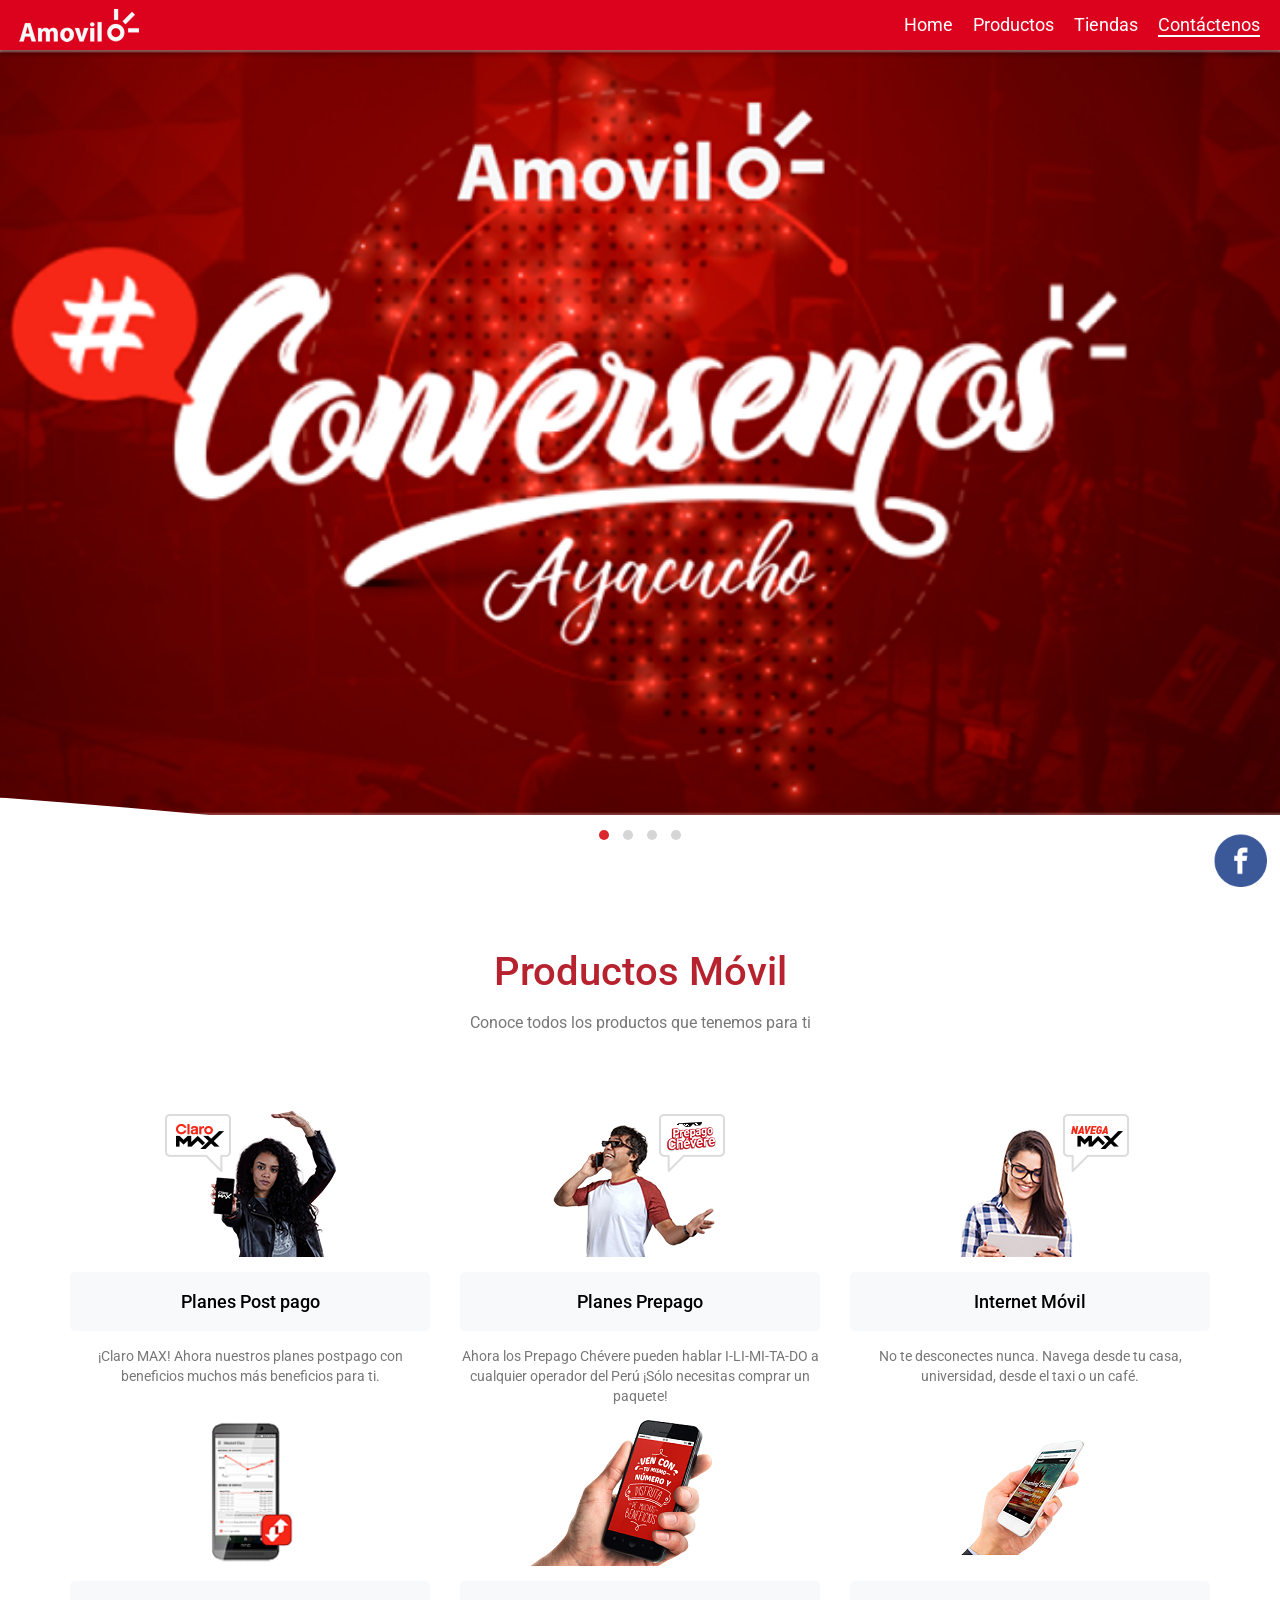
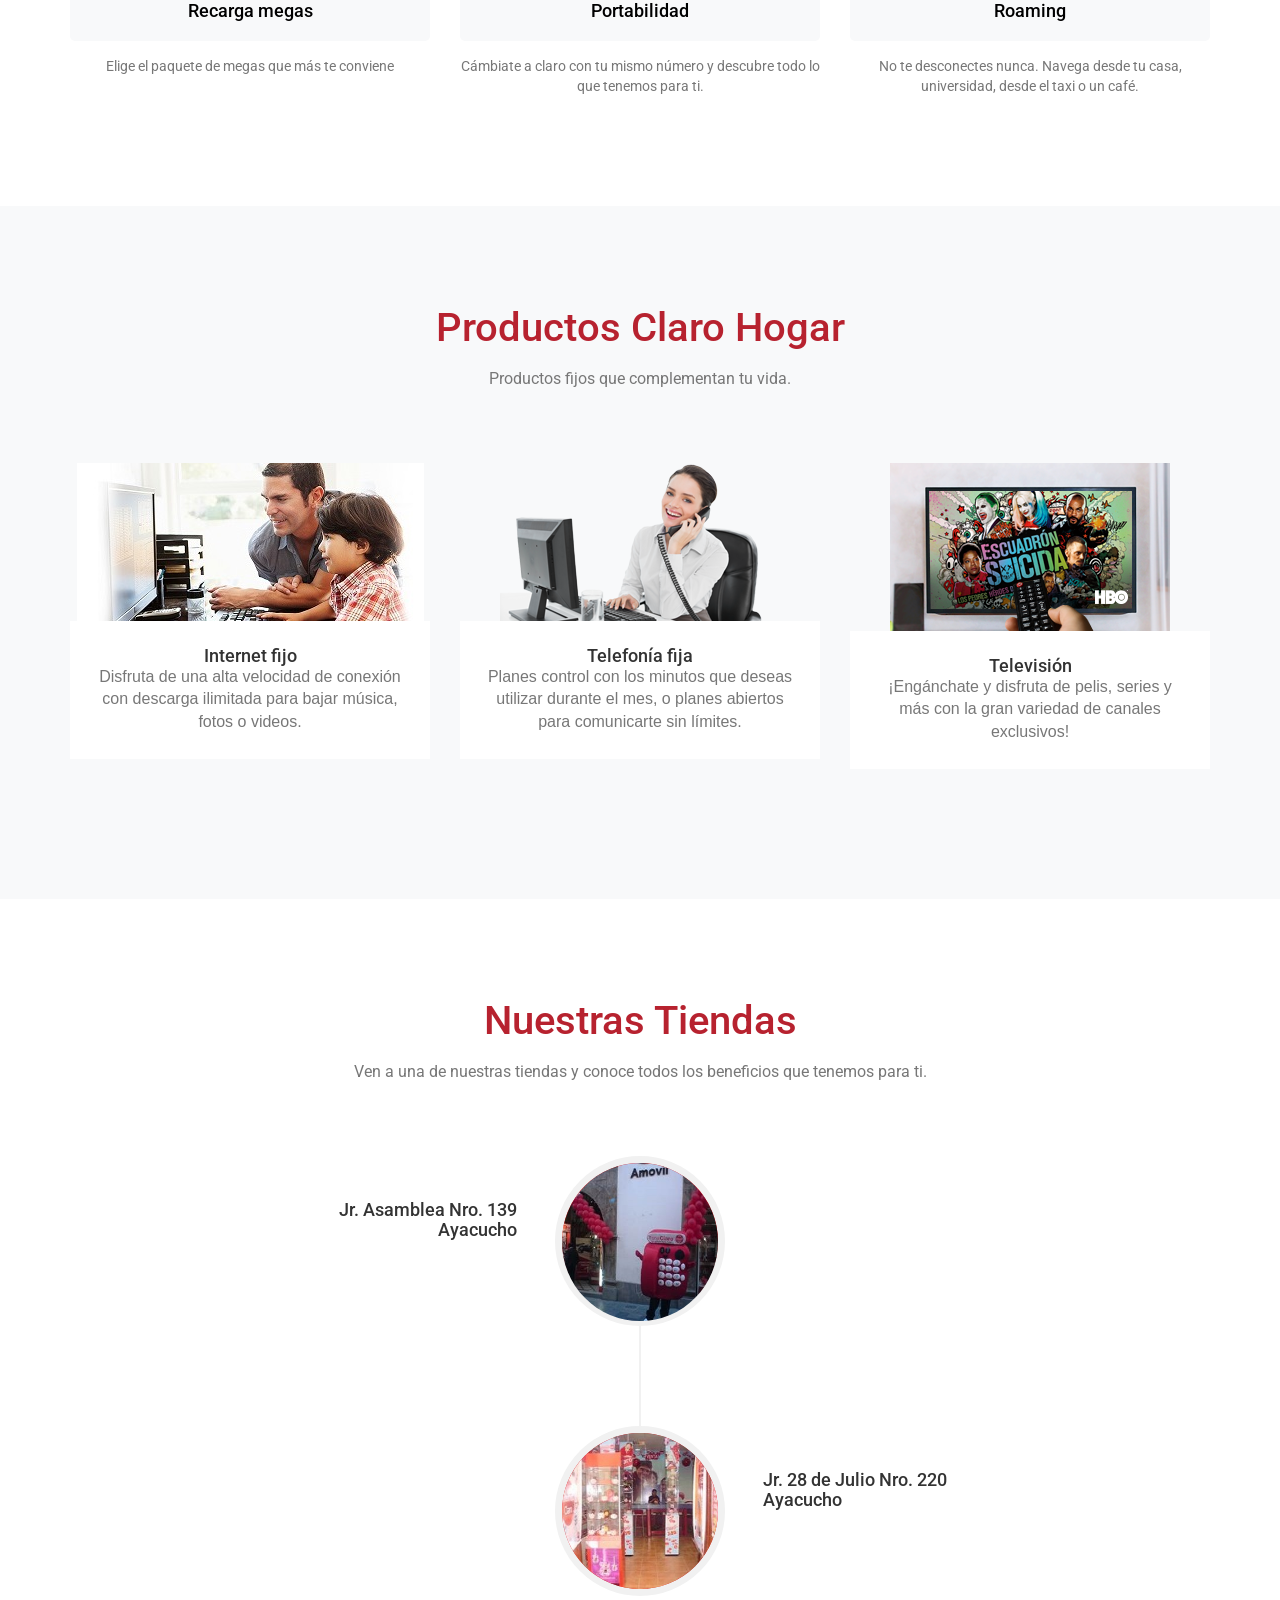
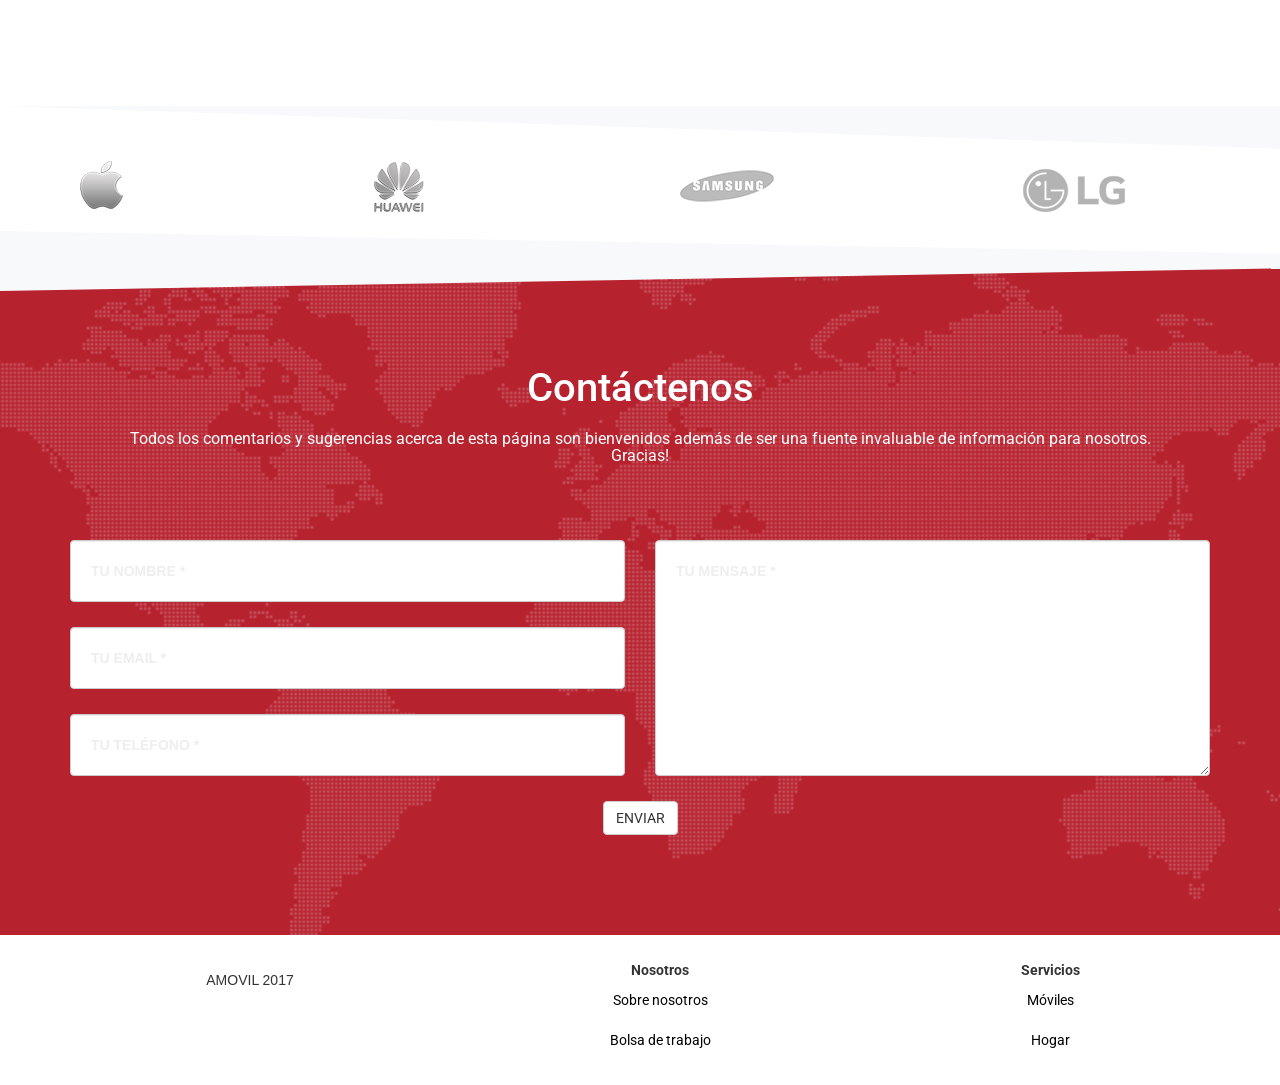
<file: index.html>
<!DOCTYPE html>
<html lang="en">
<head>
  <meta charset="UTF-8">
  <meta name="viewport" content="width=device-width, initial-scale=1.0">
  <meta http-equiv="X-UA-Compatible" content="ie=edge">
  <title>Amovil</title>
  <link rel="icon" type="image/png" href="assets/img/amovil_icon.png" />
  <link rel="stylesheet" href="css/bootstrap.min.css">
  <link rel="stylesheet" href="owlCarousel/dist/assets/owl.carousel.min.css">
  <link rel="stylesheet" href="owlCarousel/dist/assets/owl.theme.default.min.css">
  <link rel="stylesheet" href="assets/fonts/style.css">
  <link rel="stylesheet" href="css/main.css">
  <script type="text/javascript" src="https://cdn.emailjs.com/dist/email.min.js"></script>
  <script type="text/javascript">
  (function(){
    emailjs.init("user_2Zo5iD5gVWcCd4nMcnEGk");
  })();
  </script>
  </head>
<body>
  <!-- section home -->
  <section id="home" >
    <div id="nav-show2" class="navbar-fixed-top nav-show2">
      <div id="show-nav" class="hidden-sm hidden-md hidden-lg"><span class="icon-home"></span></div>
      <img src="assets/img/logo_movil.png" alt="amovil">
      <ul class="menu-lg hidden-xs">
        <li><a href="#home">Home</a> </li>
        <li><a href="#services">Productos</a></li>
        <li><a href="#about">Tiendas</a></li>
        <li><a href="#contact">Contáctenos</a></li>
      </ul>
    </div>
    <nav class="">
      <ul class="menu">
        <li><a href="#home"><span class="icon-home"></span>Home</a> </li>
        <li><a href="#services"><span class="icon-profile"></span>Productos</a></li>
        <li><a href="#about"><span class="icon-book"></span>Tiendas</a></li>
        <li><a href="about.html"><span class="icon-user-tie"></span>Nosotros</a></li>
        <li><a href="#contact" target="_blank"><span class="icon-mail"></span>Contáctenos</a></li>
      </ul>
    </nav>

    <div class="contenedor">
      <div class="owl-carousel owl-theme">
        <div class="item">
          <div class="itemImg1">
            <div class="bg-item">
            </div>
          </div>
        </div>
        <div class="item">
          <div class="itemImg2">
            <div class="bg-item">
            </div>
          </div>
        </div>
        <div class="item">
          <div class="itemImg3">
            <div class="bg-item">
            </div>
          </div>
        </div>
        <div class="item">
          <div class="itemImg4">
            <div class="bg-item">
            </div>
          </div>
        </div>
      </div>
    </div>
    <svg class="svg-carousel" width="100%" viewBox="0 0 1440 90" xmlns="http://www.w3.org/2000/svg" xmlns:xlink="http://www.w3.org/1999/xlink"> <defs> <path d="M0 2276h1440v-48c-378.594 80.074-921.422 3.066-1440-36" id="a"></path> </defs> <use fill="#FFF" xlink:href="#a" transform="translate(0 -2192)" fill-rule="evenodd"></use> </svg>
  </section>
  <!-- section mobile product -->
  <section id="services" class="section-spc">

      <div class="container">
        <div class="row">
          <div class="col-lg-12 text-center">
            <h2 class="section-heading">Productos Móvil</h2>
            <h3 class="section-subheading text-muted">Conoce todos los productos que tenemos para ti</h3>
          </div>
        </div>
        <div class="row text-center">
          <div class="col-sm-4">
            <a href="postpago.html"><img class="img-responsive" src="assets/img/servicios/claro-max.png"></a>
            <h4 class="service-heading">Planes Post pago</h4>
            <p class="text-muted">¡Claro MAX! Ahora nuestros planes postpago con beneficios muchos más beneficios para ti.</p>
          </div>
          <div class="col-sm-4">
            <a href="prepago.html"><img class="img-responsive" src="assets/img/servicios/prepago-chevere.png"></a>
            <h4 class="service-heading">Planes Prepago</h4>
            <p class="text-muted">Ahora los Prepago Chévere pueden hablar I-LI-MI-TA-DO a cualquier operador del Perú ¡Sólo necesitas comprar un paquete!</p>
          </div>
          <div class="col-sm-4">
            <img class="img-responsive" src="assets/img/servicios/navega-max.png">
            <h4 class="service-heading">Internet Móvil</h4>
            <p class="text-muted">No te desconectes nunca. Navega desde tu casa, universidad, desde el taxi o un café.</p>
          </div>
        </div>
        <div class="row text-center">
          <div class="col-sm-4">
            <img class="img-responsive" src="assets/img/servicios/app-internet-claro.png">
            <h4 class="service-heading">Recarga megas</h4>
            <p class="text-muted">Elige el paquete de megas que más te conviene</p>
          </div>
          <div class="col-sm-4">
            <img class="img-responsive" src="assets/img/servicios/portabilidad.png">
            <h4 class="service-heading">Portabilidad</h4>
            <p class="text-muted">Cámbiate a claro con tu mismo número y descubre todo lo que tenemos para ti.</p>
          </div>
          <div class="col-sm-4">
            <img class="img-responsive" src="assets/img/servicios/claro_viajero.png">
            <h4 class="service-heading">Roaming</h4>
            <p class="text-muted">No te desconectes nunca. Navega desde tu casa, universidad, desde el taxi o un café.</p>
          </div>
        </div>
      </div>
  </section>

    <!-- Portfolio hogar services-->
  <section id="portfolio" class="section-spc">
    <div class="container">
      <div class="row">
        <div class="col-lg-12 text-center">
          <h2 class="section-heading">Productos Claro Hogar</h2>
          <h3 class="section-subheading text-muted">Productos fijos que complementan tu vida.</h3>
        </div>
      </div>
      <div class="row">
        <div class="col-md-4 col-sm-6 portfolio-item">
          <a class="portfolio-link">
            <div class="portfolio-hover"></div>
            <img class="img-responsive" src="assets/img/servicios/internet.jpg" alt="">
          </a>
          <div class="portfolio-caption">
            <h4>Internet fijo</h4>
            <p class="text-muted">Disfruta de una alta velocidad de conexión con descarga ilimitada para bajar música, fotos o videos.</p>
          </div>
        </div>
        <div class="col-md-4 col-sm-6 portfolio-item">
          <a class="portfolio-link" data-toggle="modal" href="#portfolioModal2">
            <div class="portfolio-hover"></div>
            <img class="img-responsive" src="assets/img/servicios/fija4.png" alt="">
          </a>
          <div class="portfolio-caption">
            <h4>Telefonía fija</h4>
            <p class="text-muted">Planes control con los minutos que deseas utilizar durante el mes, o planes abiertos para comunicarte sin límites.</p>
          </div>
        </div>
        <div class="col-md-4 col-sm-6 portfolio-item">
          <a class="portfolio-link" data-toggle="modal" href="#portfolioModal3">
            <div class="portfolio-hover">
              <div class="portfolio-hover-content">
                <i class="fa fa-plus fa-3x"></i>
              </div>
            </div>
            <img class="img-responsive" src="assets/img/servicios/tv.png" alt="">
          </a>
          <div class="portfolio-caption">
            <h4>Televisión</h4>
            <p class="text-muted">¡Engánchate y disfruta de pelis, series y más con la gran variedad de canales exclusivos!</p>
          </div>
        </div>
      </div>
    </div>
  </section>

  <!-- store -->
  <section id="about" class="section-spc">
    <div class="container">
      <div class="row">
        <div class="col-lg-12 text-center">
          <h2 class="section-heading">Nuestras Tiendas</h2>
          <h3 class="section-subheading text-muted">Ven a una de nuestras tiendas y conoce todos los beneficios que tenemos para ti.</h3>
        </div>
      </div>
      <div class="row">
        <div class="col-lg-12">
          <ul class="timeline">
            <li>
              <div class="timeline-image">
                <img class="img-circle img-responsive" src="assets/img/tiendas/imgLocalAsamblea.jpg" alt="">
              </div>
              <div class="timeline-panel">
                  <h4>Jr. Asamblea Nro. 139<br>Ayacucho</h4>
              </div>
            </li>
            <li class="timeline-inverted">
              <div class="timeline-image">
                <img class="img-circle img-responsive" src="assets/img/tiendas/imgLocal28Julio.jpg" alt="">
              </div>
              <div class="timeline-panel">

                  <h4>Jr. 28 de Julio Nro. 220<br>Ayacucho</h4>

              </div>
            </li>

          </ul>
        </div>
      </div>
    </div>
  </section>

  <!-- provider -->
  <section id="provider">
    <svg height="50" width="100%">
    <polygon points="0,0 1500,50 1700,0" style="fill:#f8f9fa;width:100%" />
    Sorry, your browser does not support inline SVG.
    </svg>
    <div class="container">
      <div class="row text-center">
        <div class="col-xs-6 col-md-3">
          <a href="#">
            <img class="img-responsive d-block mx-auto" src="assets/img/proveedor/apple.png" alt="">
          </a>
        </div>
        <div class="col-xs-6 col-md-3">
          <a href="#">
            <img class="img-responsive d-block mx-auto" src="assets/img/proveedor/huawei.png" alt="">
          </a>
        </div>
        <div class="col-xs-6 col-md-3">
          <a href="#">
            <img class="img-responsive d-block mx-auto" src="assets/img/proveedor/samsung.png" alt="">
          </a>
        </div>
        <div class="col-xs-6 col-md-3">
          <a href="#">
            <img class="d-block mx-auto" src="assets/img/proveedor/lg.png" alt="">
          </a>
        </div>
      </div>
    </div>
    <svg height="100" width="100%">
    <polygon points="0,60 1700,30 0,0" style="fill:#f8f9fa;width:100%" />
    Sorry, your browser does not support inline SVG.
    </svg>
  </section>

  <!-- Contact -->
  <section id="contact" class="section-spc">
    <div class="container">
      <div class="row">
        <div class="col-lg-12 text-center">
          <h2 class="section-heading">Contáctenos</h2>
          <h3 class="section-subheading white">Todos los comentarios y sugerencias acerca de esta página son bienvenidos además de ser una fuente invaluable de información para nosotros. <br> Gracias!</h3>
        </div>
      </div>
      <div class="row">
        <div class="col-lg-12">
          <form id="contactForm" method="post" name="sentMessage" novalidate>
            <div class="row">
              <div class="col-md-6">
                <div class="form-group">
                  <input class="form-control" id="name" type="text" placeholder="Tu nombre *" name="reply_to" required data-validation-required-message="Please enter your name.">
                  <p class="help-block text-danger"></p>
                </div>
                <div class="form-group">
                  <input class="form-control" id="email" type="email" placeholder="Tu Email *" name="from_name" required data-validation-required-message="Please enter your email address.">
                  <p class="help-block text-danger"></p>
                </div>
                <div class="form-group">
                  <input class="form-control" id="phone" type="tel" name="to_name" placeholder="Tu teléfono *">
                  <p class="help-block text-danger"></p>
                </div>
              </div>
              <div class="col-md-6">
                <div class="form-group">
                  <textarea class="form-control" id="message" placeholder="Tu mensaje *" name="message_html" required data-validation-required-message="Please enter a message."></textarea>
                  <p class="help-block text-danger"></p>
                </div>
              </div>
              <div class="clearfix"></div>
              <div class="col-lg-12 text-center">
                <div id="success"></div>

                <button class="btn btn-default" type="button" name="button">ENVIAR</button>
              </div>
            </div>
          </form>
        </div>
      </div>
    </div>
  </section>

  <!-- Footer -->
  <footer>
    <div class="container">
      <div class="row">
        <div class="col-md-4">
          <span class="copyright">Amovil 2017</span>
        </div>
        <div class="col-md-4">
          <ul class="list-about">
            <li class="list-unstyled">
                <strong>Nosotros</strong>
            </li>
            <li class="list-unstyled">
              <a href="about.html">
                Sobre nosotros
              </a>
            </li>
            <li class="list-unstyled">
              <a href="#">
                Bolsa de trabajo
              </a>
            </li>
          </ul>
        </div>
        <div class="col-md-4">
          <ul class="list-about">
             <li class="list-unstyled">
                <strong>Servicios</strong>
            </li>
            <li class="list-unstyled">
              <a href="#">Móviles</a>
            </li>
            <li class="list-unstyled">
              <a href="#">Hogar</a>
            </li>
          </ul>
        </div>
      </div>
    </div>
  </footer>
  <a href="https://www.facebook.com/Amovil-1248523468524091/?ref=br_rs" target="_blank"><img class="fb" src="assets/img/icon/icon-facebook.png" alt="Facebook"></a>
  <!-- scripts -->
  <script src="js/vendor/jquery-3.2.1.min.js"></script>
  <script src='js/vendor/bootstrap.min.js'></script>
  <script src="owlCarousel/dist/owl.carousel.min.js"></script>
  <script src="js/owl.js" charset="utf-8"></script>

  <script src="js/main.js" charset="utf-8"></script>
  <script src="js/scroll.js" charset="utf-8"></script>
</body>
</html>
</file>
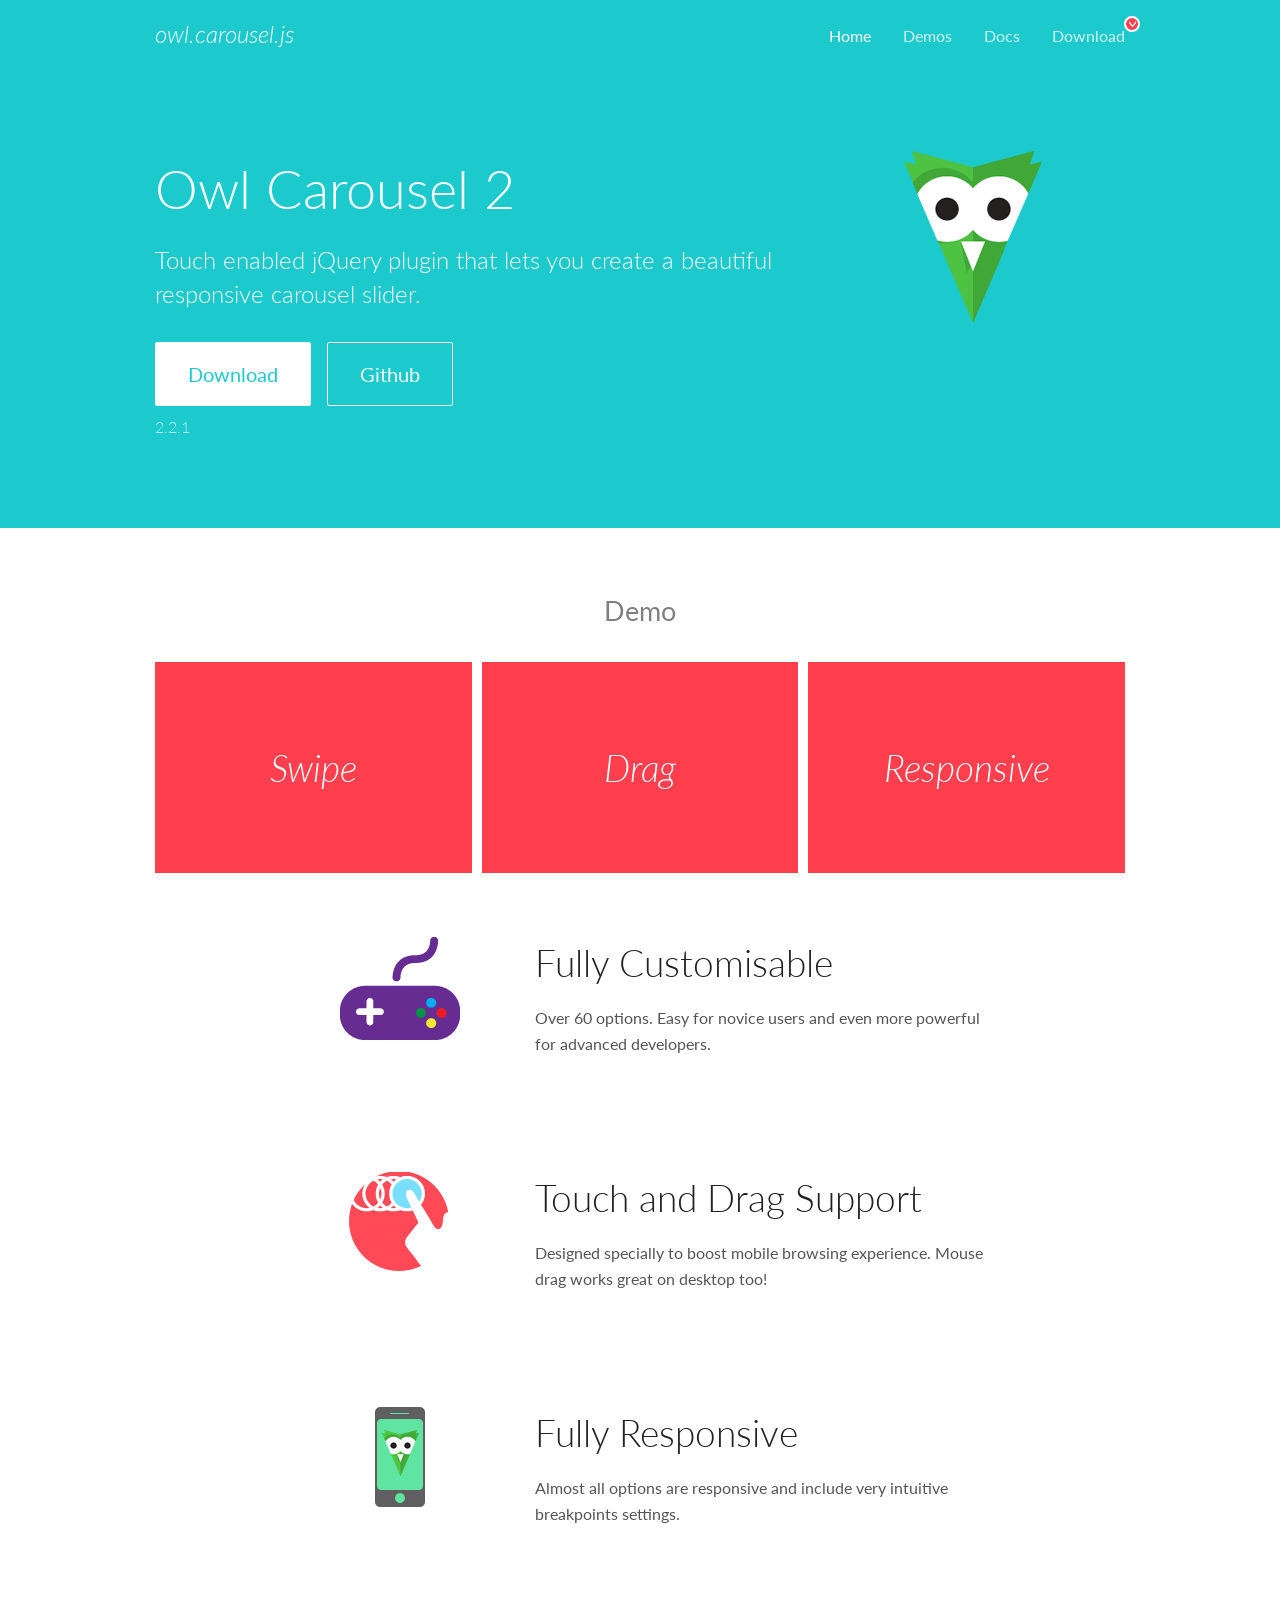
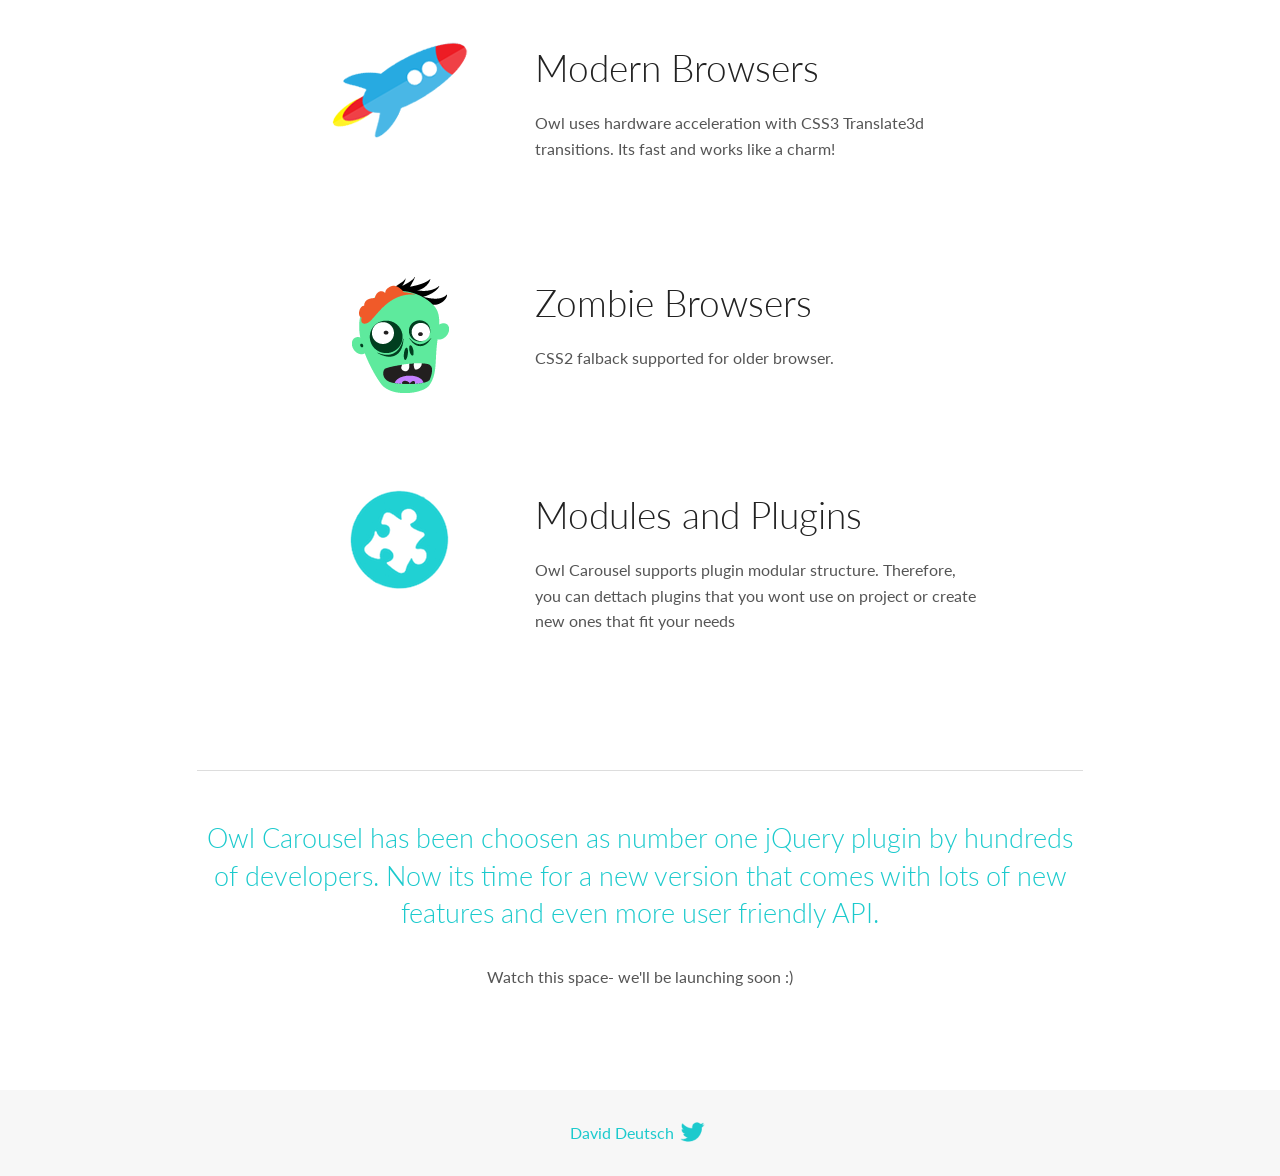
<file: owlCarousel/docs/index.html>
<!DOCTYPE html>
<html lang="en">
  <head>

    <!-- head -->
    <meta charset="utf-8">
    <meta name="msapplication-tap-highlight" content="no" />
    <meta name="viewport" content="width=device-width, initial-scale=1.0" />
    <meta name="description" content="Touch enabled jQuery plugin that lets you create beautiful responsive carousel slider.">
    <meta name="author" content="David Deutsch">
    <title>
      Home | Owl Carousel | 2.2.1
    </title>

    <!-- Stylesheets -->
    <link href='https://fonts.googleapis.com/css?family=Lato:300,400,700,400italic,300italic' rel='stylesheet' type='text/css'>
    <link rel="stylesheet" href="assets/css/docs.theme.min.css">

    <!-- Owl Stylesheets -->
    <link rel="stylesheet" href="assets/owlcarousel/assets/owl.carousel.min.css">
    <link rel="stylesheet" href="assets/owlcarousel/assets/owl.theme.default.min.css">

    <!-- HTML5 shim and Respond.js IE8 support of HTML5 elements and media queries -->

    <!--[if lt IE 9]>
      <script src="https://oss.maxcdn.com/libs/html5shiv/3.7.0/html5shiv.js"></script>
      <script src="https://oss.maxcdn.com/libs/respond.js/1.3.0/respond.min.js"></script>
    <![endif]-->

    <!-- Favicons -->
    <link rel="apple-touch-icon-precomposed" sizes="144x144" href="assets/ico/apple-touch-icon-144-precomposed.png">
    <link rel="shortcut icon" href="assets/ico/favicon.png">
    <link rel="shortcut icon" href="favicon.ico">

    <!-- Yeah i know js should not be in header. Its required for demos.-->

    <!-- javascript -->
    <script src="assets/vendors/jquery.min.js"></script>
    <script src="assets/owlcarousel/owl.carousel.js"></script>
  </head>
  <body>

    <!-- header -->
    <header class="header">
      <div class="row">
        <div class="large-12 columns">
          <div class="brand left">
            <h3>
              <a href="/OwlCarousel2/">owl.carousel.js</a> 
            </h3>
          </div>
          <a id="toggle-nav" class="right">
            <span></span> <span></span> <span></span> 
          </a> 
          <div class="nav-bar">
            <ul class="clearfix">
              <li class="active">
                <a href="/OwlCarousel2/index.html">Home</a> 
              </li>
              <li> <a href="/OwlCarousel2/demos/demos.html">Demos</a>  </li>
              <li> <a href="/OwlCarousel2/docs/started-welcome.html">Docs</a>  </li>
              <li>
                <a href="https://github.com/OwlCarousel2/OwlCarousel2/archive/2.2.1.zip">Download</a> 
                <span class="download"></span> 
              </li>
            </ul>
          </div>
        </div>
      </div>
    </header>

    <!-- home panel -->
    <section id="hero">
      <div class="row">
        <div class="large-8 medium-8 columns">
          <h1>Owl Carousel 2</h1>
          <h4>Touch enabled jQuery plugin that lets you create a beautiful responsive carousel slider.</h4>
          <a href="https://github.com/OwlCarousel2/OwlCarousel2/archive/2.2.1.zip" class="hero-button">Download</a> 
          <a href="https://github.com/OwlCarousel2/OwlCarousel2" class="hero-button outline">Github</a> 
          <p>2.2.1</p>
        </div>
        <div class="large-4 medium-4 columns">
          <img class="owl-logo" src="assets/img/owl-logo.png" alt="mr. Owl">
        </div>
      </div>
    </section>

    <!-- body -->
    <div class="home-demo">
      <div class="row">
        <div class="large-12 columns">
          <h3>Demo</h3>
          <div class="owl-carousel">
            <div class="item">
              <h2>Swipe</h2>
            </div>
            <div class="item">
              <h2>Drag</h2>
            </div>
            <div class="item">
              <h2>Responsive</h2>
            </div>
            <div class="item">
              <h2>CSS3</h2>
            </div>
            <div class="item">
              <h2>Fast</h2>
            </div>
            <div class="item">
              <h2>Easy</h2>
            </div>
            <div class="item">
              <h2>Free</h2>
            </div>
            <div class="item">
              <h2>Upgradable</h2>
            </div>
            <div class="item">
              <h2>Tons of options</h2>
            </div>
            <div class="item">
              <h2>Infinity</h2>
            </div>
            <div class="item">
              <h2>Auto Width</h2>
            </div>
          </div>
        </div>
      </div>
    </div>
    <script>
      var owl = $('.owl-carousel');
      owl.owlCarousel({
        margin: 10,
        loop: true,
        responsive: {
          0: {
            items: 1
          },
          600: {
            items: 2
          },
          1000: {
            items: 3
          }
        }
      })
    </script>

    <!-- features -->
    <div id="features">
      <div class="row">
        <div class="small-12 medium-9 small-centered columns">
          <section class="row feature">
            <div class="medium-4 small-12 columns">
              <img src="assets/img/feature-options.png" alt="">
            </div>
            <div class="medium-8 small-12 columns">
              <h2>Fully Customisable</h2>
              <p>Over 60 options. Easy for novice users and even more powerful for advanced developers.</p>
            </div>
          </section>
          <section class="row feature">
            <div class="medium-4 small-12 columns">
              <img src="assets/img/feature-drag.png" alt="">
            </div>
            <div class="medium-8 small-12 columns">
              <h2>Touch and Drag Support</h2>
              <p>Designed specially to boost mobile browsing experience. Mouse drag works great on desktop too!</p>
            </div>
          </section>
          <section class="row feature">
            <div class="medium-4 small-12 columns">
              <img src="assets/img/feature-responsive.png" alt="">
            </div>
            <div class="medium-8 small-12 columns">
              <h2>Fully Responsive</h2>
              <p>Almost all options are responsive and include very intuitive breakpoints settings.</p>
            </div>
          </section>
          <section class="row feature">
            <div class="medium-4 small-12 columns">
              <img src="assets/img/feature-modern.png" alt="">
            </div>
            <div class="medium-8 small-12 columns">
              <h2>Modern Browsers</h2>
              <p>Owl uses hardware acceleration with CSS3 Translate3d transitions. Its fast and works like a charm! </p>
            </div>
          </section>
          <section class="row feature">
            <div class="medium-4 small-12 columns">
              <img src="assets/img/feature-zombie.png" alt="">
            </div>
            <div class="medium-8 small-12 columns">
              <h2>Zombie Browsers</h2>
              <p>CSS2 falback supported for older browser.</p>
            </div>
          </section>
          <section class="row feature">
            <div class="medium-4 small-12 columns">
              <img src="assets/img/feature-module.png" alt="">
            </div>
            <div class="medium-8 small-12 columns">
              <h2>Modules and Plugins</h2>
              <p>Owl Carousel supports plugin modular structure. Therefore, you can dettach plugins that you wont use on project or create new ones that fit your needs</p>
            </div>
          </section>
        </div>
      </div>
    </div>

    <!-- footer -->
    <section id="teaser-text">
      <div class="row">
        <div class="small-12 medium-11 small-centered columns">
          <hr>
          <h3 id="owl-carousel-has-been-choosen-as-number-one-jquery-plugin-by-hundreds-of-developers-now-its-time-for-a-new-version-that-comes-with-lots-of-new-features-and-even-more-user-friendly-api-">Owl Carousel has been choosen as number one jQuery plugin by hundreds of developers. Now its time for a new version that comes with lots of new features and even more user friendly API.</h3>
          <p>Watch this space- we&#39;ll be launching soon :)</p>
        </div>
      </div>
    </section>

    <!-- footer -->
    <footer class="footer">
      <div class="row">
        <div class="large-12 columns">
          <h5>
            <a href="/OwlCarousel2/docs/support-contact.html">David Deutsch</a> 
            <a id="custom-tweet-button" href="https://twitter.com/share?url=https://github.com/OwlCarousel2/OwlCarousel2&text=Owl Carousel - This is so awesome! " target="_blank"></a> 
          </h5>
        </div>
      </div>
    </footer>

    <!-- vendors -->
    <script src="assets/vendors/highlight.js"></script>
    <script src="assets/js/app.js"></script>
  </body>
</html>
</file>
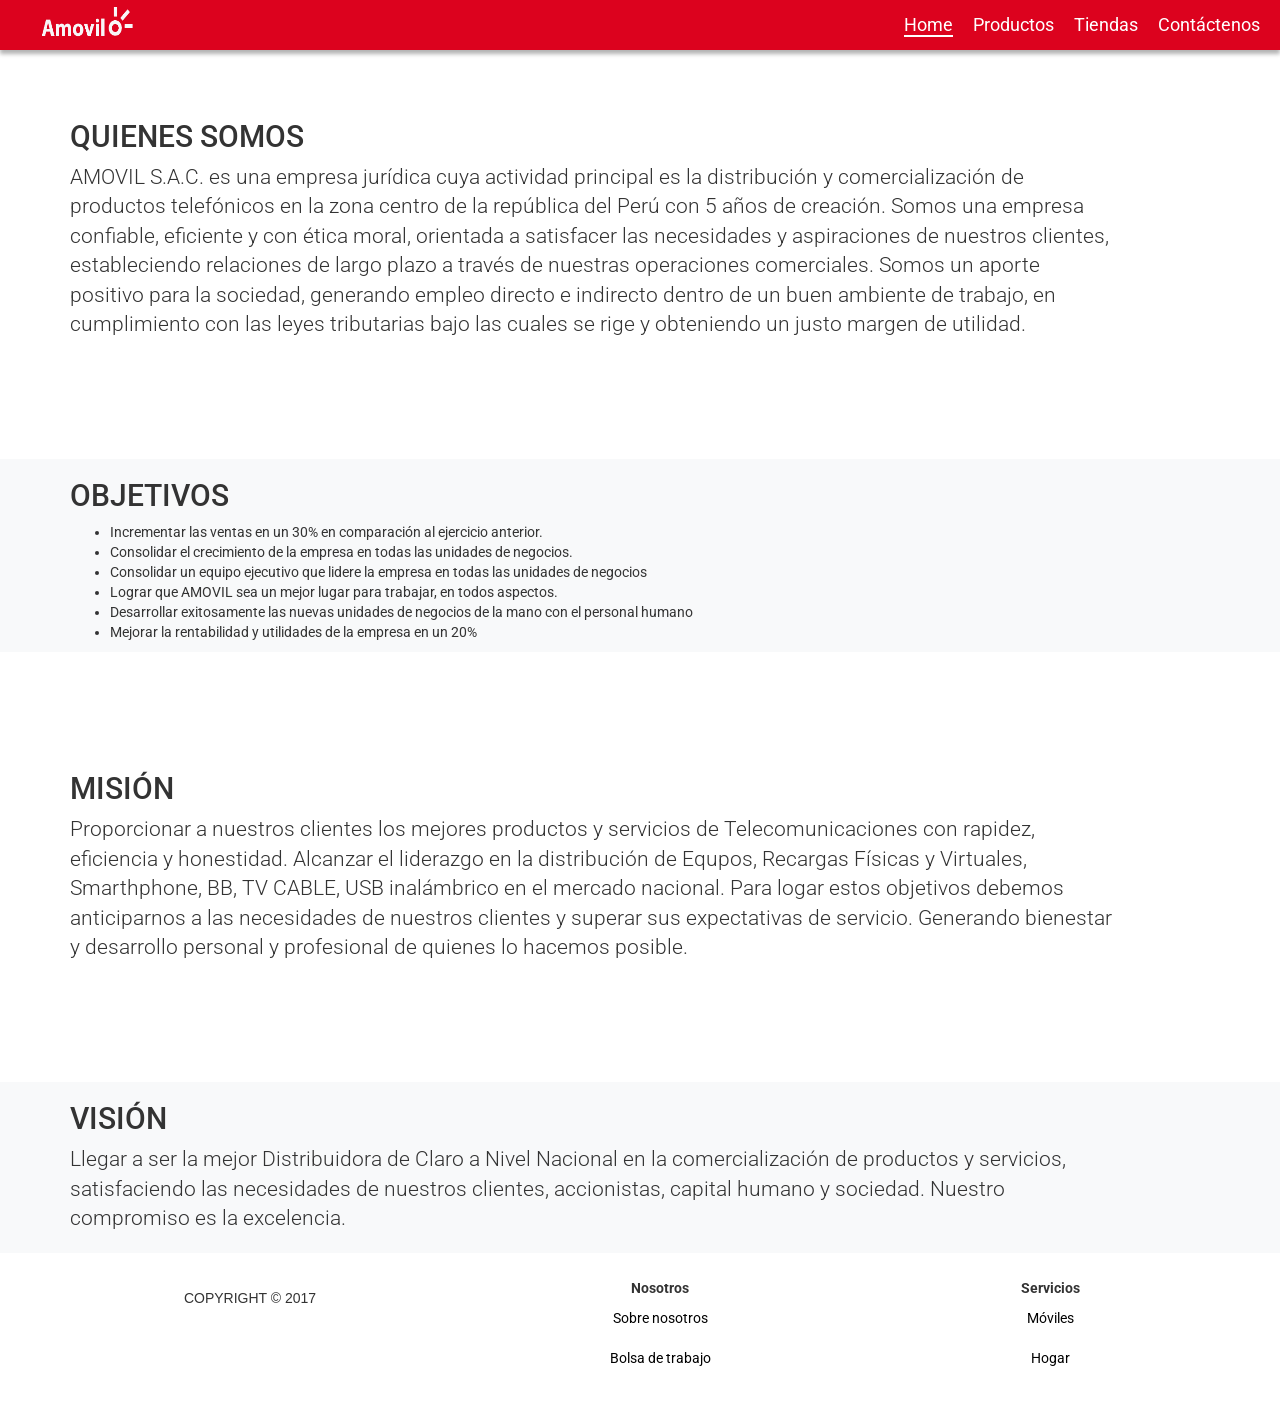
<file: about.html>
<!DOCTYPE html>
<html lang="en">
<head>
  <meta charset="UTF-8">
  <meta name="viewport" content="width=device-width, initial-scale=1.0">
  <meta http-equiv="X-UA-Compatible" content="ie=edge">
  <title>Amovil</title>
  <link rel="stylesheet" href="css/bootstrap.min.css">
  <link rel="stylesheet" href="owlCarousel/dist/assets/owl.carousel.min.css">
  <link rel="stylesheet" href="owlCarousel/dist/assets/owl.theme.default.min.css">
  <link rel="stylesheet" href="assets/fonts/style.css">
  <link rel="stylesheet" href="css/main.css">

</head>
<body>
  <!-- section home -->
 <section id="home" >
    <div id="nav-show2" class="navbar-fixed-top nav-show2">
      <div id="show-nav" class="hidden-sm hidden-md hidden-lg"></div>
      <img src="assets/img/logo.png" class="logo" alt="">
      <ul class="menu-lg hidden-xs">
        <li><a href="index.html">Home</a> </li>
        <li><a href="#services">Productos</a></li>
        <li><a href="#about">Tiendas</a></li>
        <li><a href="#contact">Contáctenos</a></li>
      </ul>
    </div>
    <nav class="">
      <ul class="menu">
        <li><a href="#home"><span class="icon-home"></span>Home</a> </li>
        <li><a href="#services"><span class="icon-profile"></span>Productos</a></li>
        <li><a href="#about"><span class="icon-book"></span>Tiendas</a></li>
        <li><a href=""><span class="icon-user-tie"></span>Nosotros</a></li>
        <li><a href="#contact" target="_blank"></span>Contactanos</a></li>
      </ul>
    </nav>
  </section>
  <section id="about" class="section-spc">
    <div class="container">
      <div class="row">
        <div class="col-md-11 mx-auto">
          <h2>QUIENES SOMOS</h2>
          <p class="lead">AMOVIL S.A.C. es una empresa jurídica cuya actividad principal es la distribución y comercialización de productos telefónicos en la zona centro de la república del Perú con 5 años de creación. Somos una empresa confiable, eficiente y con ética moral, orientada a satisfacer las necesidades y aspiraciones de nuestros clientes, estableciendo relaciones de largo plazo a través de nuestras operaciones comerciales. Somos un aporte positivo para la sociedad, generando empleo directo e indirecto dentro de un buen ambiente de trabajo, en cumplimiento con las leyes tributarias bajo las cuales se rige y obteniendo un justo margen de utilidad.</p>
        </div>
      </div>
    </div>
  </section>

  <section id="objetivos" class="bg-light">
    <div class="container">
      <div class="row">
        <div class="col-md-11 mx-auto">
          <h2>OBJETIVOS</h2>
          <ul>
            <li>Incrementar las ventas en un 30% en comparación al ejercicio anterior.</li>
            <li>Consolidar el crecimiento de la empresa en todas las unidades de negocios.</li>
            <li>Consolidar un equipo ejecutivo que lidere la empresa en todas las unidades de negocios</li>
            <li>Lograr que AMOVIL sea un mejor lugar para trabajar, en todos aspectos.</li>
            <li>Desarrollar exitosamente las nuevas unidades de negocios de la mano con el personal humano</li>
            <li>Mejorar la rentabilidad y utilidades de la empresa en un 20%</li>
          </ul>
        </div>
      </div>
    </div>
  </section>

  <section id="mision" class="section-spc">
    <div class="container">
      <div class="row">
        <div class="col-md-11 mx-auto">
          <h2>MISIÓN</h2>
          <p class="lead">Proporcionar a nuestros clientes los mejores productos y servicios de Telecomunicaciones con rapidez, eficiencia y honestidad. Alcanzar el liderazgo en la distribución de Equpos, Recargas Físicas y Virtuales, Smarthphone, BB, TV CABLE, USB inalámbrico en el mercado nacional. Para logar estos objetivos debemos anticiparnos a las necesidades de nuestros clientes y superar sus expectativas de servicio. Generando bienestar y desarrollo personal y profesional de quienes lo hacemos posible.</p>
        </div>
      </div>
    </div>
  </section>

  <section id="vision" class="bg-light">
    <div class="container">
      <div class="row">
        <div class="col-md-11 mx-auto">
          <h2>VISIÓN</h2>
          <p class="lead">Llegar a ser la mejor Distribuidora de Claro a Nivel Nacional en la comercialización de productos y servicios, satisfaciendo las necesidades de nuestros clientes, accionistas, capital humano y sociedad. Nuestro compromiso es la excelencia.</p>
        </div>
      </div>
    </div>
  </section>

  <!-- Footer -->
  <footer>
    <div class="container">
      <div class="row">
        <div class="col-md-4">
          <span class="copyright">Copyright &copy; 2017</span>
        </div>
        <div class="col-md-4">
          <ul class="list-about">
            <li class="list-unstyled">
                <strong>Nosotros</strong>
            </li>
            <li class="list-unstyled">
              <a href="#">
                Sobre nosotros
              </a>
            </li>
            <li class="list-unstyled">
              <a href="#">
                Bolsa de trabajo
              </a>
            </li>
          </ul>
        </div>
        <div class="col-md-4">
          <ul class="list-about">
             <li class="list-unstyled">
                <strong>Servicios</strong>
            </li>
            <li class="list-unstyled">
              <a href="#">Móviles</a>
            </li>
            <li class="list-unstyled">
              <a href="#">Hogar</a>
            </li>
          </ul>
        </div>
      </div>
    </div>
  </footer>
  <!-- scripts -->
  <script src="js/vendor/jquery-3.2.1.min.js"></script>
  <script src='js/vendor/bootstrap.min.js'></script>
  <script src="owlCarousel/dist/owl.carousel.min.js"></script>
  <script src="js/owl.js" charset="utf-8"></script>
  <script src="js/vendor/anijs.js"></script>
  <script src="js/vendor/anijs-helper-scrollreveal-min.js"></script>
  <script src="js/scroll.js" charset="utf-8"></script>
  <script src="js/main.js" charset="utf-8"></script>

</body>
</html>
</file>
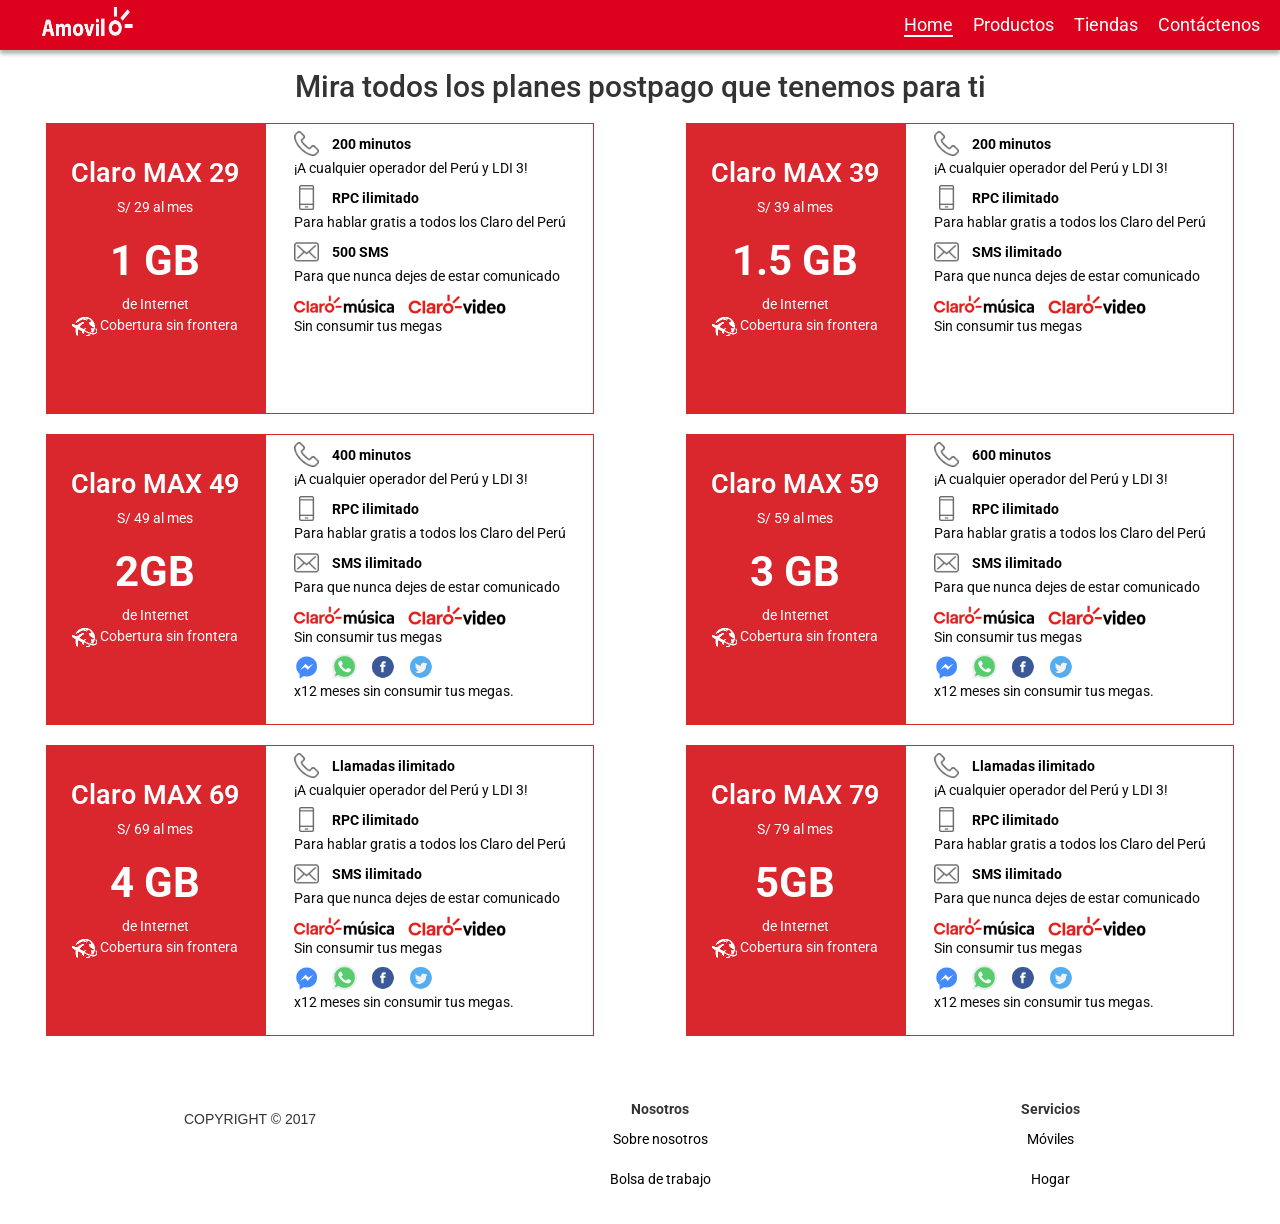
<file: postpago.html>
<!DOCTYPE html>
<html lang="en">
<head>
  <meta charset="UTF-8">
  <meta name="viewport" content="width=device-width, initial-scale=1.0">
  <meta http-equiv="X-UA-Compatible" content="ie=edge">
  <title>Amovil</title>
  <link rel="stylesheet" href="css/bootstrap.min.css">
  <link rel="stylesheet" href="owlCarousel/dist/assets/owl.carousel.min.css">
  <link rel="stylesheet" href="owlCarousel/dist/assets/owl.theme.default.min.css">
  <link rel="stylesheet" href="assets/fonts/style.css">
  <link rel="stylesheet" href="css/main.css">

</head>
<body>
  <!-- section home -->
 <section id="home" >
    <div id="nav-show2" class="navbar-fixed-top nav-show2">
      <div id="show-nav" class="hidden-sm hidden-md hidden-lg"></div>
      <img src="assets/img/logo.png" class="logo" alt="">
      <ul class="menu-lg hidden-xs">
        <li><a href="index.html">Home</a> </li>
        <li><a href="#services">Productos</a></li>
        <li><a href="#about">Tiendas</a></li>
        <li><a href="#contact">Contáctenos</a></li>
      </ul>
    </div>
    <nav class="">
      <ul class="menu">
        <li><a href="#home"><span class="icon-home"></span>Home</a> </li>
        <li><a href="#services"><span class="icon-profile"></span>Productos</a></li>
        <li><a href="#about"><span class="icon-book"></span>Tiendas</a></li>
        <li><a href=""><span class="icon-user-tie"></span>Nosotros</a></li>
        <li><a href="#contact" target="_blank"></span>Contactanos</a></li>
      </ul>
    </nav>
  </section>

<section id="products-postpago">
    <h2 class="text-center">Mira todos los planes postpago que tenemos para ti</h2>
   
    <div class="col-md-6 col-xs-12">
      <div class="box clearfix">
        <div class="box-title">
          <h3>Claro MAX 29</h3>
          <span>S/ 29 al mes</span>
          <div class="plan-gb">
            <h2>1 GB</h2>
            <span class="hidden-xs">de Internet</span>
          </div>
          <div class="cobertura">
            <img src="assets/img/icon/world.png" alt="">
            <p>Cobertura sin frontera</p>
          </div>
        </div>
        <div class="box-body">
          <ul>
            <li>
              <img src="assets/img/icon/icon-call.png" alt="">
              <p>200 minutos</p>
              <span class="hidden-xs">¡A cualquier operador del Perú y LDI 3! </span>
            </li>
            <li>
              <img src="assets/img/icon/icon-rpc.png" alt="">
              <p>RPC ilimitado</p>
              <span class="hidden-xs">Para hablar gratis a todos los Claro del Perú</span>
            </li>
            <li>
              <img src="assets/img/icon/icon-sms.png" alt="">
              <p>500 SMS</p>
              <span class="hidden-xs">Para que nunca dejes de estar comunicado</span>
            </li>
            <li>
              <img class="claro-musica" src="assets/img/icon/logo-claromusica.png" alt="">
              <img class="claro-video" src="assets/img/icon/logo-clarovideo.png" alt="">
              <span class="hidden-xs">Sin consumir tus megas</span>
            </li>
            
          </ul>
        </div>
      </div>
    </div>
    <div class="col-md-6 col-xs-12">
      <div class="box clearfix">
        <div class="box-title">
          <h3>Claro MAX 39</h3>
          <span>S/ 39 al mes</span>
          <div class="plan-gb">
            <h2>1.5 GB</h2>
            <span class="hidden-xs">de Internet</span>
          </div>
          <div class="cobertura">
            <img src="assets/img/icon/world.png" alt="">
            <p>Cobertura sin frontera</p>
          </div>
        </div>
        <div class="box-body">
          <ul>
            <li>
              <img src="assets/img/icon/icon-call.png" alt="">
              <p>200 minutos</p>
              <span class="hidden-xs">¡A cualquier operador del Perú y LDI 3! </span>
            </li>
            <li>
              <img src="assets/img/icon/icon-rpc.png" alt="">
              <p>RPC ilimitado</p>
              <span class="hidden-xs">Para hablar gratis a todos los Claro del Perú</span>
            </li>
            <li>
              <img src="assets/img/icon/icon-sms.png" alt="">
              <p>SMS ilimitado</p>
              <span class="hidden-xs">Para que nunca dejes de estar comunicado</span>
            </li>
            <li>
              <img class="claro-musica" src="assets/img/icon/logo-claromusica.png" alt="">
              <img class="claro-video" src="assets/img/icon/logo-clarovideo.png" alt="">
              <span class="hidden-xs">Sin consumir tus megas</span>
            </li>
            
          </ul>
        </div>
      </div>
    </div>
    <div class="col-md-6 col-xs-12">
      <div class="box clearfix">
        <div class="box-title">
          <h3>Claro MAX 49</h3>
          <span>S/ 49 al mes</span>
          <div class="plan-gb">
            <h2>2GB</h2>
            <span class="hidden-xs">de Internet</span>
          </div>
          <div class="cobertura">
            <img src="assets/img/icon/world.png" alt="">
            <p>Cobertura sin frontera</p>
          </div>
        </div>
        <div class="box-body">
          <ul>
            <li>
              <img src="assets/img/icon/icon-call.png" alt="">
              <p>400 minutos</p>
              <span class="hidden-xs">¡A cualquier operador del Perú y LDI 3! </span>
            </li>
            <li>
              <img src="assets/img/icon/icon-rpc.png" alt="">
              <p>RPC ilimitado</p>
              <span class="hidden-xs">Para hablar gratis a todos los Claro del Perú</span>
            </li>
            <li>
              <img src="assets/img/icon/icon-sms.png" alt="">
              <p>SMS ilimitado</p>
              <span class="hidden-xs">Para que nunca dejes de estar comunicado</span>
            </li>
            <li>
              <img class="claro-musica" src="assets/img/icon/logo-claromusica.png" alt="">
              <img class="claro-video" src="assets/img/icon/logo-clarovideo.png" alt="">
              <span class="hidden-xs">Sin consumir tus megas</span>
            </li>
            <li>
              <img src="assets/img/icon/icon-messenger.png" alt="">
              <img src="assets/img/icon/icon-whatsapp.png" alt="">
              <img src="assets/img/icon/icon-facebook.png" alt="">
              <img src="assets/img/icon/icon-twitter.png" alt="">
              <span class="hidden-xs">x12 meses sin consumir tus megas.</span>
            </li>
          </ul>
        </div>
      </div>
    </div>
    <div class="col-md-6 col-xs-12">
      <div class="box clearfix">
        <div class="box-title">
          <h3>Claro MAX 59</h3>
          <span>S/ 59 al mes</span>
          <div class="plan-gb">
            <h2>3 GB</h2>
            <span class="hidden-xs">de Internet</span>
          </div>
          <div class="cobertura">
            <img src="assets/img/icon/world.png" alt="">
            <p>Cobertura sin frontera</p>
          </div>
        </div>
        <div class="box-body">
          <ul>
            <li>
              <img src="assets/img/icon/icon-call.png" alt="">
              <p>600 minutos</p>
              <span class="hidden-xs">¡A cualquier operador del Perú y LDI 3! </span>
            </li>
            <li>
              <img src="assets/img/icon/icon-rpc.png" alt="">
              <p>RPC ilimitado</p>
              <span class="hidden-xs">Para hablar gratis a todos los Claro del Perú</span>
            </li>
            <li>
              <img src="assets/img/icon/icon-sms.png" alt="">
              <p>SMS ilimitado</p>
              <span class="hidden-xs">Para que nunca dejes de estar comunicado</span>
            </li>
            <li>
              <img class="claro-musica" src="assets/img/icon/logo-claromusica.png" alt="">
              <img class="claro-video" src="assets/img/icon/logo-clarovideo.png" alt="">
              <span class="hidden-xs">Sin consumir tus megas</span>
            </li>
            <li>
              <img src="assets/img/icon/icon-messenger.png" alt="">
              <img src="assets/img/icon/icon-whatsapp.png" alt="">
              <img src="assets/img/icon/icon-facebook.png" alt="">
              <img src="assets/img/icon/icon-twitter.png" alt="">
              <span class="hidden-xs">x12 meses sin consumir tus megas.</span>
            </li>
          </ul>
        </div>
      </div>
    </div> 
    <div class="col-md-6 col-xs-12">
      <div class="box clearfix">
        <div class="box-title">
          <h3>Claro MAX 69</h3>
          <span>S/ 69 al mes</span>
          <div class="plan-gb">
            <h2>4 GB</h2>
            <span class="hidden-xs">de Internet</span>
          </div>
          <div class="cobertura">
            <img src="assets/img/icon/world.png" alt="">
            <p>Cobertura sin frontera</p>
          </div>
        </div>
        <div class="box-body">
          <ul>
            <li>
              <img src="assets/img/icon/icon-call.png" alt="">
              <p>Llamadas ilimitado</p>
              <span class="hidden-xs">¡A cualquier operador del Perú y LDI 3! </span>
            </li>
            <li>
              <img src="assets/img/icon/icon-rpc.png" alt="">
              <p>RPC ilimitado</p>
              <span class="hidden-xs">Para hablar gratis a todos los Claro del Perú</span>
            </li>
            <li>
              <img src="assets/img/icon/icon-sms.png" alt="">
              <p>SMS ilimitado</p>
              <span class="hidden-xs">Para que nunca dejes de estar comunicado</span>
            </li>
            <li>
              <img class="claro-musica" src="assets/img/icon/logo-claromusica.png" alt="">
              <img class="claro-video" src="assets/img/icon/logo-clarovideo.png" alt="">
              <span class="hidden-xs">Sin consumir tus megas</span>
            </li>
            <li>
              <img src="assets/img/icon/icon-messenger.png" alt="">
              <img src="assets/img/icon/icon-whatsapp.png" alt="">
              <img src="assets/img/icon/icon-facebook.png" alt="">
              <img src="assets/img/icon/icon-twitter.png" alt="">
              <span class="hidden-xs">x12 meses sin consumir tus megas.</span>
            </li>
          </ul>
        </div>
      </div>
    </div> 
    <div class="col-md-6 col-xs-12">
      <div class="box clearfix">
        <div class="box-title">
          <h3>Claro MAX 79</h3>
          <span>S/ 79 al mes</span>
          <div class="plan-gb">
            <h2>5GB</h2>
            <span class="hidden-xs">de Internet</span>
          </div>
          <div class="cobertura">
            <img src="assets/img/icon/world.png" alt="">
            <p>Cobertura sin frontera</p>
          </div>
        </div>
        <div class="box-body">
          <ul>
            <li>
              <img src="assets/img/icon/icon-call.png" alt="">
              <p>Llamadas ilimitado</p>
              <span class="hidden-xs">¡A cualquier operador del Perú y LDI 3! </span>
            </li>
            <li>
              <img src="assets/img/icon/icon-rpc.png" alt="">
              <p>RPC ilimitado</p>
              <span class="hidden-xs">Para hablar gratis a todos los Claro del Perú</span>
            </li>
            <li>
              <img src="assets/img/icon/icon-sms.png" alt="">
              <p>SMS ilimitado</p>
              <span class="hidden-xs">Para que nunca dejes de estar comunicado</span>
            </li>
            <li>
              <img class="claro-musica" src="assets/img/icon/logo-claromusica.png" alt="">
              <img class="claro-video" src="assets/img/icon/logo-clarovideo.png" alt="">
              <span class="hidden-xs">Sin consumir tus megas</span>
            </li>
            <li>
              <img src="assets/img/icon/icon-messenger.png" alt="">
              <img src="assets/img/icon/icon-whatsapp.png" alt="">
              <img src="assets/img/icon/icon-facebook.png" alt="">
              <img src="assets/img/icon/icon-twitter.png" alt="">
              <span class="hidden-xs">x12 meses sin consumir tus megas.</span>
            </li>
          </ul>
        </div>
      </div>
    </div> 
 </section>
  

  <!-- Footer -->
  <footer>
    <div class="container">
      <div class="row">
        <div class="col-md-4">
          <span class="copyright">Copyright &copy; 2017</span>
        </div>
        <div class="col-md-4">
          <ul class="list-about">
            <li class="list-unstyled">
                <strong>Nosotros</strong>
            </li>
            <li class="list-unstyled">
              <a href="#">
                Sobre nosotros
              </a>
            </li>
            <li class="list-unstyled">
              <a href="#">
                Bolsa de trabajo
              </a>
            </li>
          </ul>
        </div>
        <div class="col-md-4">
          <ul class="list-about">
             <li class="list-unstyled">
                <strong>Servicios</strong>
            </li>
            <li class="list-unstyled">
              <a href="#">Móviles</a>
            </li>
            <li class="list-unstyled">
              <a href="#">Hogar</a>
            </li>
          </ul>
        </div>
      </div>
    </div>
  </footer>
  <!-- scripts -->
  <script src="js/vendor/jquery-3.2.1.min.js"></script>
  <script src='js/vendor/bootstrap.min.js'></script>
  <script src="owlCarousel/dist/owl.carousel.min.js"></script>
  <script src="js/owl.js" charset="utf-8"></script>
  <script src="js/vendor/anijs.js"></script>
  <script src="js/vendor/anijs-helper-scrollreveal-min.js"></script>
  <script src="js/scroll.js" charset="utf-8"></script>
  <script src="js/main.js" charset="utf-8"></script>

</body>
</html>
</file>
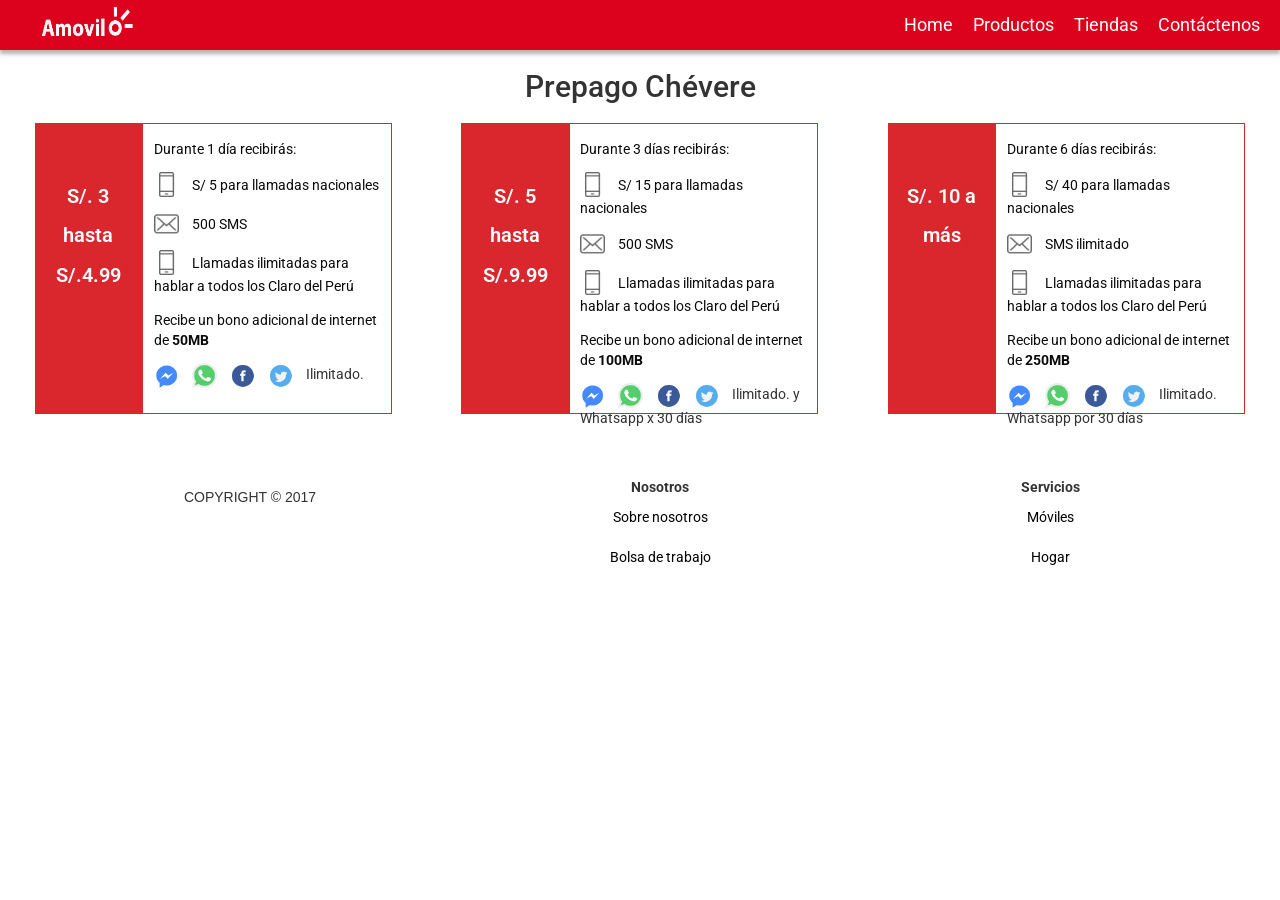
<file: prepago.html>
<!DOCTYPE html>
<html lang="en">
<head>
  <meta charset="UTF-8">
  <meta name="viewport" content="width=device-width, initial-scale=1.0">
  <meta http-equiv="X-UA-Compatible" content="ie=edge">
  <title>Amovil</title>
  <link rel="stylesheet" href="css/bootstrap.min.css">
  <link rel="stylesheet" href="owlCarousel/dist/assets/owl.carousel.min.css">
  <link rel="stylesheet" href="owlCarousel/dist/assets/owl.theme.default.min.css">
  <link rel="stylesheet" href="assets/fonts/style.css">
  <link rel="stylesheet" href="css/main.css">

</head>
<body>
  <!-- section home -->
  <section id="home" >
    <div id="nav-show2" class="navbar-fixed-top nav-show2">
      <div id="show-nav" class="hidden-sm hidden-md hidden-lg"></div>
      <img src="assets/img/logo.png" class="logo" alt="">
      <ul class="menu-lg hidden-xs">
        <li><a href="index.html">Home</a> </li>
        <li><a href="#services">Productos</a></li>
        <li><a href="#about">Tiendas</a></li>
        <li><a href="#contact">Contáctenos</a></li>
      </ul>
    </div>
    <nav class="">
      <ul class="menu">
        <li><a href="#home"><span class="icon-home"></span>Home</a> </li>
        <li><a href="#services"><span class="icon-profile"></span>Productos</a></li>
        <li><a href="#about"><span class="icon-book"></span>Tiendas</a></li>
        <li><a href=""><span class="icon-user-tie"></span>Nosotros</a></li>
        <li><a href="#contact" target="_blank"></span>Contactanos</a></li>
      </ul>
    </nav>
  </section>

<!-- section products prepago -->
<section id="products-prepago">
    <h2 class="text-center">Prepago Chévere</h2>
    <div class="col-md-4 col-xs-12">
      <div class="box clearfix">
        <div class="box-title">
          <h3>S/. 3 hasta S/.4.99</h3>
        </div>
        <div class="box-body">
          <ul>
            <li>
              <p>Durante 1 día recibirás:</p>
            </li>
            <li>
              <img src="assets/img/icon/icon-rpc.png" alt="">
              <p>S/ 5 para llamadas nacionales</p>
            </li>
            <li>
              <img src="assets/img/icon/icon-sms.png" alt="">
              <p>500 SMS</p>
            </li>
            <li>
              <img src="assets/img/icon/icon-rpc.png" alt="">
              <p>Llamadas ilimitadas para hablar a todos los Claro del Perú</p>
            </li>
            <li>
              <p>Recibe un bono adicional de internet de <strong>50MB</strong></p>
            </li>
            <li>
              <img src="assets/img/icon/icon-messenger.png" alt="">
              <img src="assets/img/icon/icon-whatsapp.png" alt="">
              <img src="assets/img/icon/icon-facebook.png" alt="">
              <img src="assets/img/icon/icon-twitter.png" alt="">
              <span class="">Ilimitado.</span>
            </li>         
          </ul>
        </div>
      </div>
    </div>
    <div class="col-md-4 col-xs-12">
      <div class="box clearfix">
        <div class="box-title">
          <h3>S/. 5 hasta S/.9.99</h3>
        </div>
        <div class="box-body">
          <ul>
            <li>
              <p>Durante 3 días recibirás:</p>
            </li>
            <li>
              <img src="assets/img/icon/icon-rpc.png" alt="">
              <p>S/ 15 para llamadas nacionales</p>
            </li>
            <li>
              <img src="assets/img/icon/icon-sms.png" alt="">
              <p>500 SMS</p>
            </li>
            <li>
              <img src="assets/img/icon/icon-rpc.png" alt="">
              <p>Llamadas ilimitadas para hablar a todos los Claro del Perú</p>
            </li>
            <li>
              <p>Recibe un bono adicional de internet de <strong>100MB</strong></p>
            </li>
            <li>
              <img src="assets/img/icon/icon-messenger.png" alt="">
              <img src="assets/img/icon/icon-whatsapp.png" alt="">
              <img src="assets/img/icon/icon-facebook.png" alt="">
              <img src="assets/img/icon/icon-twitter.png" alt="">
              <span class="">Ilimitado. y Whatsapp x 30 días</span>
            </li>         
          </ul>
        </div>
      </div>
    </div>
    <div class="col-md-4 col-xs-12">
      <div class="box clearfix">
        <div class="box-title">
          <h3>S/. 10 a más</h3>
        </div>
        <div class="box-body">
          <ul>
            <li>
              <p>Durante 6 días recibirás:</p>
            </li>
            <li>
              <img src="assets/img/icon/icon-rpc.png" alt="">
              <p>S/ 40 para llamadas nacionales</p>
            </li>
            <li>
              <img src="assets/img/icon/icon-sms.png" alt="">
              <p>SMS ilimitado</p>
            </li>
            <li>
              <img src="assets/img/icon/icon-rpc.png" alt="">
              <p>Llamadas ilimitadas para hablar a todos los Claro del Perú</p>
            </li>
            <li>
              <p>Recibe un bono adicional de internet de <strong>250MB</strong></p>
            </li>
            <li>
              <img src="assets/img/icon/icon-messenger.png" alt="">
              <img src="assets/img/icon/icon-whatsapp.png" alt="">
              <img src="assets/img/icon/icon-facebook.png" alt="">
              <img src="assets/img/icon/icon-twitter.png" alt="">
              <span class="">Ilimitado. Whatsapp por 30 días</span>
            </li>         
          </ul>
        </div>
      </div>
    </div>
    
 </section>
  

  <!-- Footer -->
  <footer>
    <div class="container">
      <div class="row">
        <div class="col-md-4">
          <span class="copyright">Copyright &copy; 2017</span>
        </div>
        <div class="col-md-4">
          <ul class="list-about">
            <li class="list-unstyled">
                <strong>Nosotros</strong>
            </li>
            <li class="list-unstyled">
              <a href="#">
                Sobre nosotros
              </a>
            </li>
            <li class="list-unstyled">
              <a href="#">
                Bolsa de trabajo
              </a>
            </li>
          </ul>
        </div>
        <div class="col-md-4">
          <ul class="list-about">
             <li class="list-unstyled">
                <strong>Servicios</strong>
            </li>
            <li class="list-unstyled">
              <a href="#">Móviles</a>
            </li>
            <li class="list-unstyled">
              <a href="#">Hogar</a>
            </li>
          </ul>
        </div>
      </div>
    </div>
  </footer>
  <!-- scripts -->
  <script src="js/vendor/jquery-3.2.1.min.js"></script>
  <script src='js/vendor/bootstrap.min.js'></script>
  <script src="owlCarousel/dist/owl.carousel.min.js"></script>
  <script src="js/owl.js" charset="utf-8"></script>
  <script src="js/vendor/anijs.js"></script>
  <script src="js/vendor/anijs-helper-scrollreveal-min.js"></script>
  <script src="js/scroll.js" charset="utf-8"></script>
  <script src="js/main.js" charset="utf-8"></script>

</body>
</html>
</file>
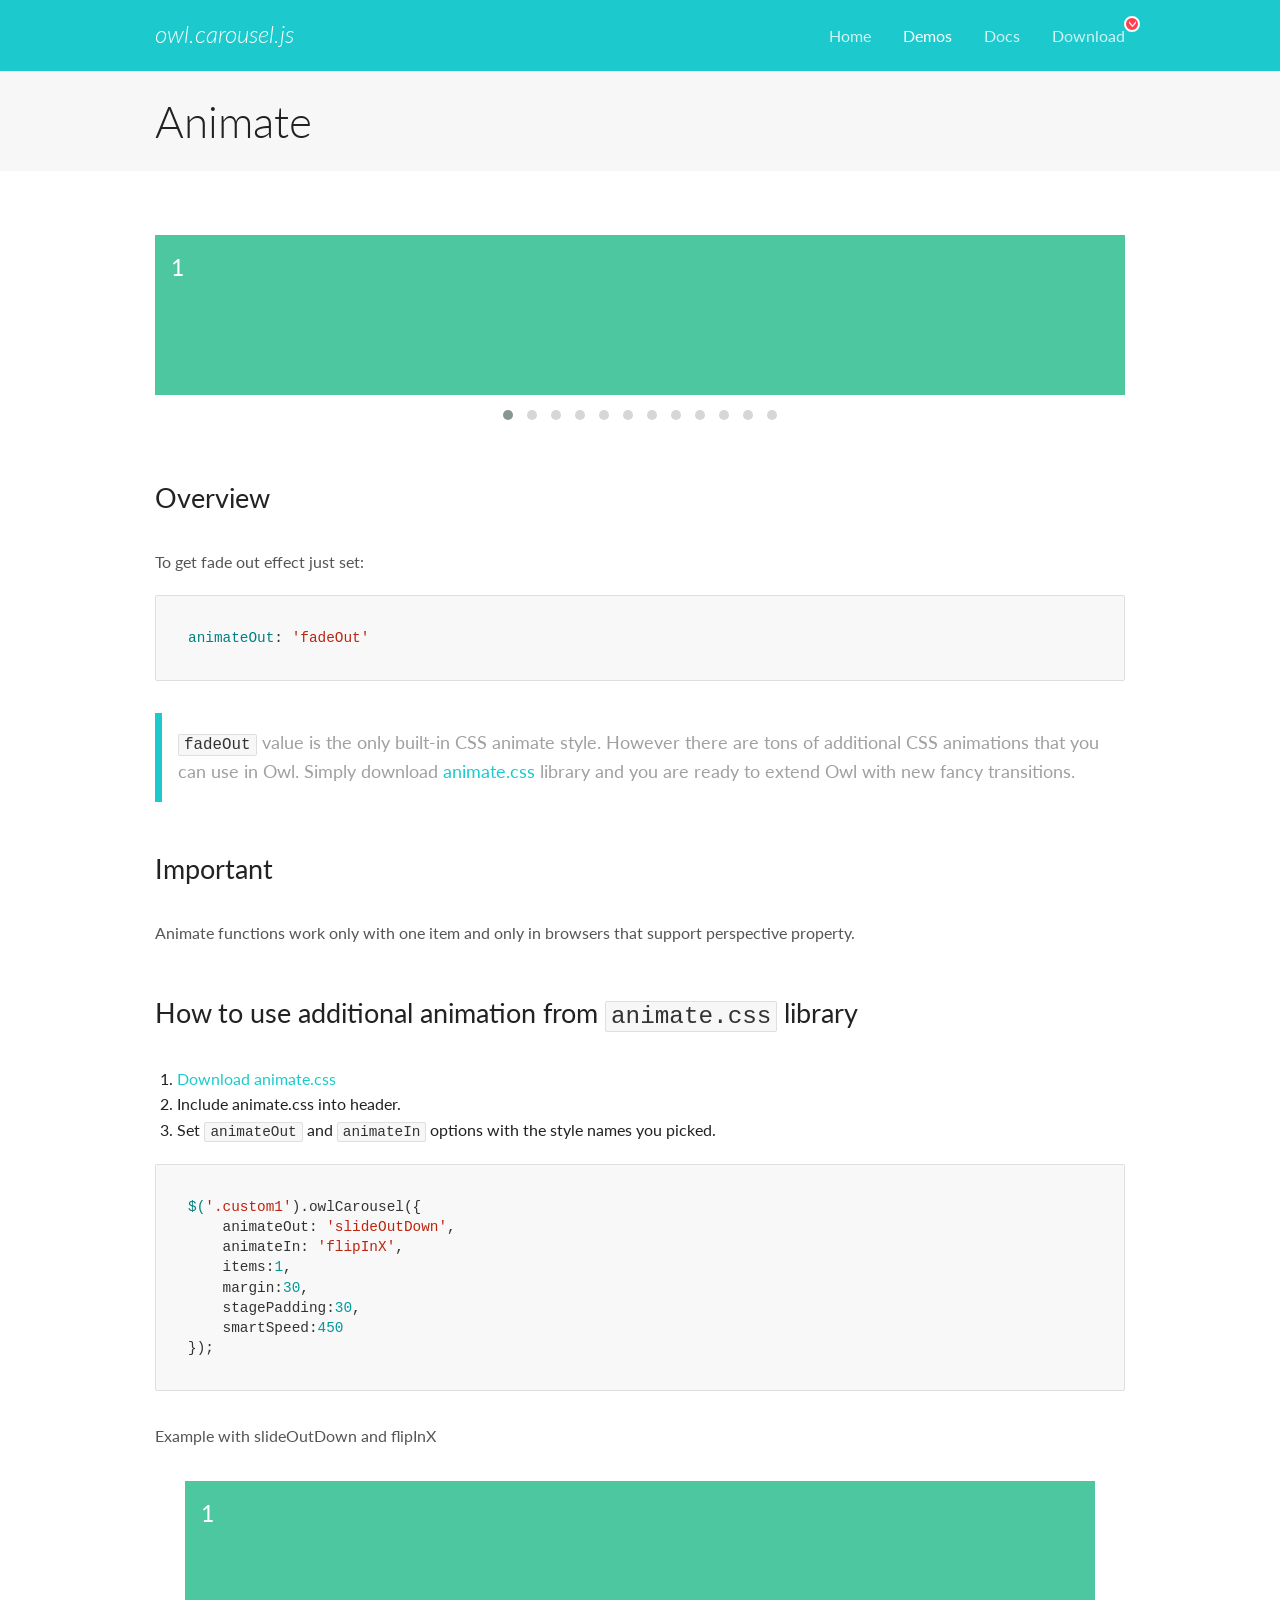
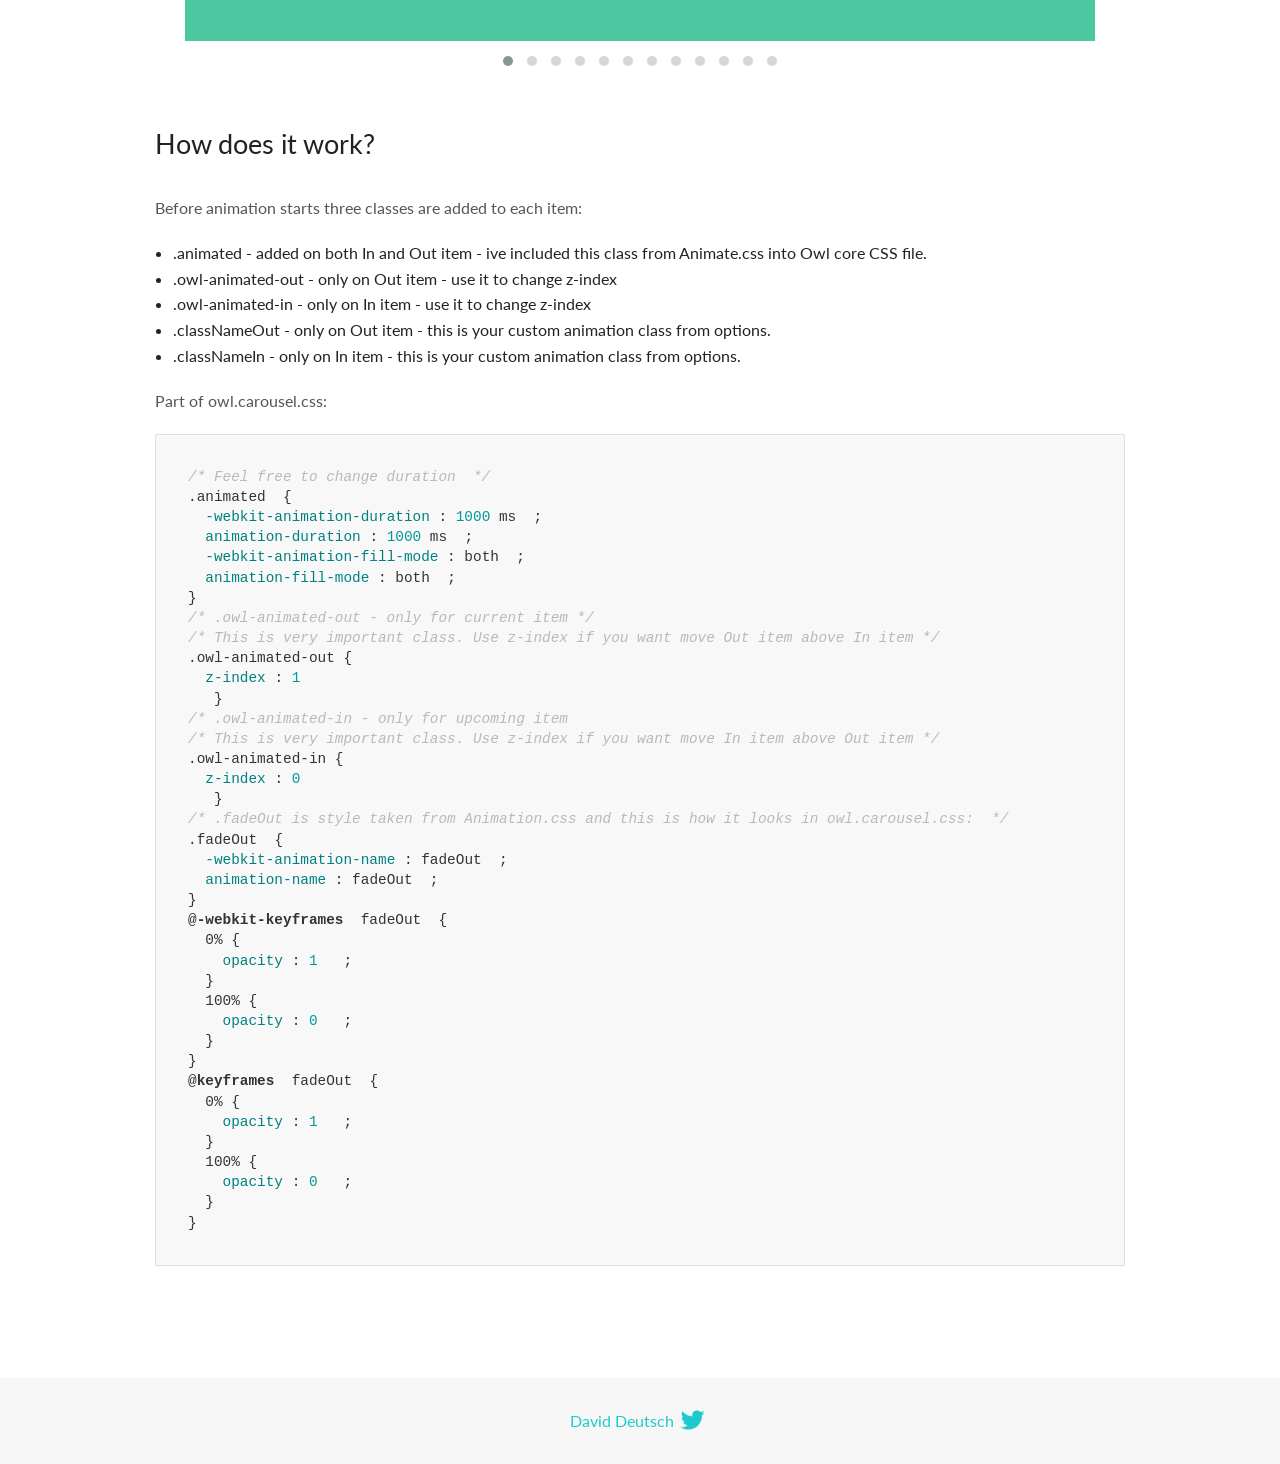
<file: owlCarousel/docs/demos/animate.html>
<!DOCTYPE html>
<html lang="en">
  <head>

    <!-- head -->
    <meta charset="utf-8">
    <meta name="msapplication-tap-highlight" content="no" />
    <meta name="viewport" content="width=device-width, initial-scale=1.0" />
    <meta name="description" content="Animate carousel">
    <meta name="author" content="David Deutsch">
    <title>
      Animate Demo | Owl Carousel | 2.2.1
    </title>

    <!-- Stylesheets -->
    <link href='https://fonts.googleapis.com/css?family=Lato:300,400,700,400italic,300italic' rel='stylesheet' type='text/css'>
    <link rel="stylesheet" href="../assets/css/docs.theme.min.css">

    <!-- Owl Stylesheets -->
    <link rel="stylesheet" href="../assets/owlcarousel/assets/owl.carousel.min.css">
    <link rel="stylesheet" href="../assets/owlcarousel/assets/owl.theme.default.min.css">

    <!-- HTML5 shim and Respond.js IE8 support of HTML5 elements and media queries -->

    <!--[if lt IE 9]>
      <script src="https://oss.maxcdn.com/libs/html5shiv/3.7.0/html5shiv.js"></script>
      <script src="https://oss.maxcdn.com/libs/respond.js/1.3.0/respond.min.js"></script>
    <![endif]-->

    <!-- Favicons -->
    <link rel="apple-touch-icon-precomposed" sizes="144x144" href="../assets/ico/apple-touch-icon-144-precomposed.png">
    <link rel="shortcut icon" href="../assets/ico/favicon.png">
    <link rel="shortcut icon" href="favicon.ico">

    <!-- Yeah i know js should not be in header. Its required for demos.-->

    <!-- javascript -->
    <script src="../assets/vendors/jquery.min.js"></script>
    <script src="../assets/owlcarousel/owl.carousel.js"></script>
  </head>
  <body>

    <!-- header -->
    <header class="header">
      <div class="row">
        <div class="large-12 columns">
          <div class="brand left">
            <h3>
              <a href="/OwlCarousel2/">owl.carousel.js</a> 
            </h3>
          </div>
          <a id="toggle-nav" class="right">
            <span></span> <span></span> <span></span> 
          </a> 
          <div class="nav-bar">
            <ul class="clearfix">
              <li> <a href="/OwlCarousel2/index.html">Home</a>  </li>
              <li class="active">
                <a href="/OwlCarousel2/demos/demos.html">Demos</a> 
              </li>
              <li> <a href="/OwlCarousel2/docs/started-welcome.html">Docs</a>  </li>
              <li>
                <a href="https://github.com/OwlCarousel2/OwlCarousel2/archive/2.2.1.zip">Download</a> 
                <span class="download"></span> 
              </li>
            </ul>
          </div>
        </div>
      </div>
    </header>

    <!-- title -->
    <section class="title">
      <div class="row">
        <div class="large-12 columns">
          <h1>Animate</h1>
        </div>
      </div>
    </section>

    <!--  Demos -->
    <section id="demos">
      <div class="row">
        <div class="large-12 columns">
          <div class="fadeOut owl-carousel owl-theme">
            <div class="item">
              <h4>1</h4>
            </div>
            <div class="item">
              <h4>2</h4>
            </div>
            <div class="item">
              <h4>3</h4>
            </div>
            <div class="item">
              <h4>4</h4>
            </div>
            <div class="item">
              <h4>5</h4>
            </div>
            <div class="item">
              <h4>6</h4>
            </div>
            <div class="item">
              <h4>7</h4>
            </div>
            <div class="item">
              <h4>8</h4>
            </div>
            <div class="item">
              <h4>9</h4>
            </div>
            <div class="item">
              <h4>10</h4>
            </div>
            <div class="item">
              <h4>11</h4>
            </div>
            <div class="item">
              <h4>12</h4>
            </div>
          </div>
          <h3 id="overview">Overview</h3>
          <p>To get fade out effect just set:</p>
          <pre><code>animateOut: &#39;fadeOut&#39;</code></pre>
          <blockquote>
            <p><code>fadeOut</code> value is the only built-in CSS animate style. However there are tons of additional CSS animations that you can use in Owl. Simply download
              <a href="https://daneden.github.io/animate.css/">animate.css</a>  library and you are ready to extend Owl with new fancy transitions.</p>
          </blockquote>
          <h3 id="important">Important</h3>
          <p>Animate functions work only with one item and only in browsers that support perspective property.</p>
          <h3 id="how-to-use-additional-animation-from-animate-css-library">How to use additional animation from <code>animate.css</code> library</h3>
          <ol>
            <li> <a href="https://daneden.github.io/animate.css/">Download animate.css</a>  </li>
            <li>Include animate.css into header.</li>
            <li>Set <code>animateOut</code> and <code>animateIn</code> options with the style names you picked.</li>
          </ol>
          <pre><code>$(&#39;.custom1&#39;).owlCarousel({
    animateOut: &#39;slideOutDown&#39;,
    animateIn: &#39;flipInX&#39;,
    items:1,
    margin:30,
    stagePadding:30,
    smartSpeed:450
});</code></pre>
          <p>Example with slideOutDown and flipInX</p>
          <div class="custom1 owl-carousel owl-theme">
            <div class="item">
              <h4>1</h4>
            </div>
            <div class="item">
              <h4>2</h4>
            </div>
            <div class="item">
              <h4>3</h4>
            </div>
            <div class="item">
              <h4>4</h4>
            </div>
            <div class="item">
              <h4>5</h4>
            </div>
            <div class="item">
              <h4>6</h4>
            </div>
            <div class="item">
              <h4>7</h4>
            </div>
            <div class="item">
              <h4>8</h4>
            </div>
            <div class="item">
              <h4>9</h4>
            </div>
            <div class="item">
              <h4>10</h4>
            </div>
            <div class="item">
              <h4>11</h4>
            </div>
            <div class="item">
              <h4>12</h4>
            </div>
          </div>
          <h3 id="how-does-it-work-">How does it work?</h3>
          <p>Before animation starts three classes are added to each item:</p>
          <ul>
            <li>.animated - added on both In and Out item - ive included this class from Animate.css into Owl core CSS file.</li>
            <li>.owl-animated-out - only on Out item - use it to change z-index</li>
            <li>.owl-animated-in - only on In item - use it to change z-index</li>
            <li>.classNameOut - only on Out item - this is your custom animation class from options.</li>
            <li>.classNameIn - only on In item - this is your custom animation class from options.</li>
          </ul>
          <p>Part of owl.carousel.css:</p>
          <pre><code class="language-css"><span class="comment">/* Feel free to change duration  */</span> 
<span class="class">.animated</span>  <span class="rules">{
  <span class="rule"><span class="attribute">-webkit-animation-duration</span> :<span class="value"> <span class="number">1000</span> ms</span> </span> ;
  <span class="rule"><span class="attribute">animation-duration</span> :<span class="value"> <span class="number">1000</span> ms</span> </span> ;
  <span class="rule"><span class="attribute">-webkit-animation-fill-mode</span> :<span class="value"> both</span> </span> ;
  <span class="rule"><span class="attribute">animation-fill-mode</span> :<span class="value"> both</span> </span> ;
<span class="rule">}</span> </span> 
<span class="comment">/* .owl-animated-out - only for current item */</span> 
<span class="comment">/* This is very important class. Use z-index if you want move Out item above In item */</span> 
<span class="class">.owl-animated-out</span> <span class="rules">{
  <span class="rule"><span class="attribute">z-index</span> :<span class="value"> <span class="number">1</span> 
</span> </span> </span> }
<span class="comment">/* .owl-animated-in - only for upcoming item
/* This is very important class. Use z-index if you want move In item above Out item */</span> 
<span class="class">.owl-animated-in</span> <span class="rules">{
  <span class="rule"><span class="attribute">z-index</span> :<span class="value"> <span class="number">0</span> 
</span> </span> </span> }
<span class="comment">/* .fadeOut is style taken from Animation.css and this is how it looks in owl.carousel.css:  */</span> 
<span class="class">.fadeOut</span>  <span class="rules">{
  <span class="rule"><span class="attribute">-webkit-animation-name</span> :<span class="value"> fadeOut</span> </span> ;
  <span class="rule"><span class="attribute">animation-name</span> :<span class="value"> fadeOut</span> </span> ;
<span class="rule">}</span> </span> 
<span class="at_rule">@<span class="keyword">-webkit-keyframes</span>  fadeOut </span> {
  0% <span class="rules">{
    <span class="rule"><span class="attribute">opacity</span> :<span class="value"> <span class="number">1</span> </span> </span> ;
  <span class="rule">}</span> </span> 
  100% <span class="rules">{
    <span class="rule"><span class="attribute">opacity</span> :<span class="value"> <span class="number">0</span> </span> </span> ;
  <span class="rule">}</span> </span> 
}
<span class="at_rule">@<span class="keyword">keyframes</span>  fadeOut </span> {
  0% <span class="rules">{
    <span class="rule"><span class="attribute">opacity</span> :<span class="value"> <span class="number">1</span> </span> </span> ;
  <span class="rule">}</span> </span> 
  100% <span class="rules">{
    <span class="rule"><span class="attribute">opacity</span> :<span class="value"> <span class="number">0</span> </span> </span> ;
  <span class="rule">}</span> </span> 
}</code></pre>
          <link rel="stylesheet" href="../assets/css/animate.css">
          <script>
            jQuery(document).ready(function($) {
              $('.fadeOut').owlCarousel({
                items: 1,
                animateOut: 'fadeOut',
                loop: true,
                margin: 10,
              });
              $('.custom1').owlCarousel({
                animateOut: 'slideOutDown',
                animateIn: 'flipInX',
                items: 1,
                margin: 30,
                stagePadding: 30,
                smartSpeed: 450
              });
            });
          </script>
        </div>
      </div>
    </section>

    <!-- footer -->
    <footer class="footer">
      <div class="row">
        <div class="large-12 columns">
          <h5>
            <a href="/OwlCarousel2/docs/support-contact.html">David Deutsch</a> 
            <a id="custom-tweet-button" href="https://twitter.com/share?url=https://github.com/OwlCarousel2/OwlCarousel2&text=Owl Carousel - This is so awesome! " target="_blank"></a> 
          </h5>
        </div>
      </div>
    </footer>

    <!-- vendors -->
    <script src="../assets/vendors/highlight.js"></script>
    <script src="../assets/js/app.js"></script>
  </body>
</html>
</file>
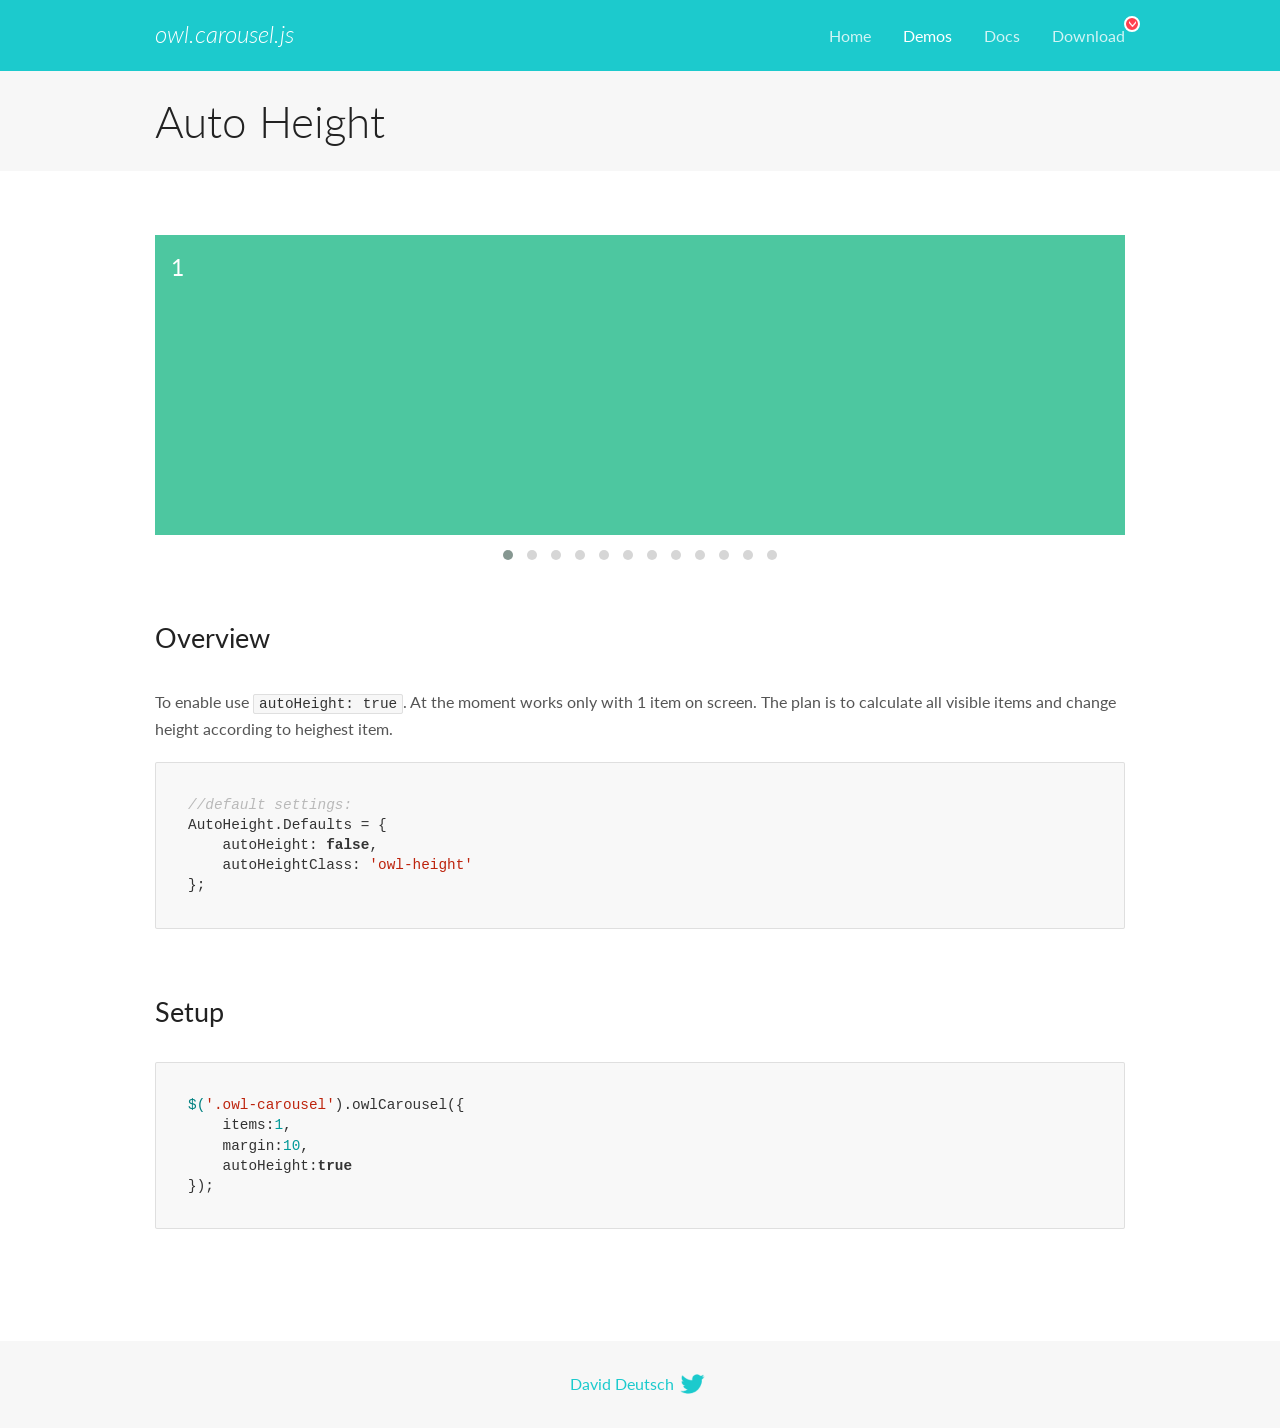
<file: owlCarousel/docs/demos/autoheight.html>
<!DOCTYPE html>
<html lang="en">
  <head>

    <!-- head -->
    <meta charset="utf-8">
    <meta name="msapplication-tap-highlight" content="no" />
    <meta name="viewport" content="width=device-width, initial-scale=1.0" />
    <meta name="description" content="autoHeight usage demo">
    <meta name="author" content="David Deutsch">
    <title>
      Auto Height Demo | Owl Carousel | 2.2.1
    </title>

    <!-- Stylesheets -->
    <link href='https://fonts.googleapis.com/css?family=Lato:300,400,700,400italic,300italic' rel='stylesheet' type='text/css'>
    <link rel="stylesheet" href="../assets/css/docs.theme.min.css">

    <!-- Owl Stylesheets -->
    <link rel="stylesheet" href="../assets/owlcarousel/assets/owl.carousel.min.css">
    <link rel="stylesheet" href="../assets/owlcarousel/assets/owl.theme.default.min.css">

    <!-- HTML5 shim and Respond.js IE8 support of HTML5 elements and media queries -->

    <!--[if lt IE 9]>
      <script src="https://oss.maxcdn.com/libs/html5shiv/3.7.0/html5shiv.js"></script>
      <script src="https://oss.maxcdn.com/libs/respond.js/1.3.0/respond.min.js"></script>
    <![endif]-->

    <!-- Favicons -->
    <link rel="apple-touch-icon-precomposed" sizes="144x144" href="../assets/ico/apple-touch-icon-144-precomposed.png">
    <link rel="shortcut icon" href="../assets/ico/favicon.png">
    <link rel="shortcut icon" href="favicon.ico">

    <!-- Yeah i know js should not be in header. Its required for demos.-->

    <!-- javascript -->
    <script src="../assets/vendors/jquery.min.js"></script>
    <script src="../assets/owlcarousel/owl.carousel.js"></script>
  </head>
  <body>

    <!-- header -->
    <header class="header">
      <div class="row">
        <div class="large-12 columns">
          <div class="brand left">
            <h3>
              <a href="/OwlCarousel2/">owl.carousel.js</a> 
            </h3>
          </div>
          <a id="toggle-nav" class="right">
            <span></span> <span></span> <span></span> 
          </a> 
          <div class="nav-bar">
            <ul class="clearfix">
              <li> <a href="/OwlCarousel2/index.html">Home</a>  </li>
              <li class="active">
                <a href="/OwlCarousel2/demos/demos.html">Demos</a> 
              </li>
              <li> <a href="/OwlCarousel2/docs/started-welcome.html">Docs</a>  </li>
              <li>
                <a href="https://github.com/OwlCarousel2/OwlCarousel2/archive/2.2.1.zip">Download</a> 
                <span class="download"></span> 
              </li>
            </ul>
          </div>
        </div>
      </div>
    </header>

    <!-- title -->
    <section class="title">
      <div class="row">
        <div class="large-12 columns">
          <h1>Auto Height</h1>
        </div>
      </div>
    </section>

    <!--  Demos -->
    <section id="demos">
      <div class="row">
        <div class="large-12 columns">
          <div class="owl-carousel owl-theme">
            <div class="item" style="height:300px">
              <h4>1</h4>
            </div>
            <div class="item" style="height:100px">
              <h4>2</h4>
            </div>
            <div class="item" style="height:500px">
              <h4>3</h4>
            </div>
            <div class="item" style="height:250px">
              <h4>4</h4>
            </div>
            <div class="item" style="height:400px">
              <h4>5</h4>
            </div>
            <div class="item" style="height:500px">
              <h4>6</h4>
            </div>
            <div class="item" style="height:600px">
              <h4>7</h4>
            </div>
            <div class="item" style="height:400px">
              <h4>8</h4>
            </div>
            <div class="item" style="height:300px">
              <h4>9</h4>
            </div>
            <div class="item" style="height:350px">
              <h4>10</h4>
            </div>
            <div class="item" style="height:200px">
              <h4>11</h4>
            </div>
            <div class="item" style="height:150px">
              <h4>12</h4>
            </div>
          </div>
          <h3 id="overview">Overview</h3>
          <p>To enable use <code>autoHeight: true</code>. At the moment works only with 1 item on screen. The plan is to calculate all visible items and change height according to heighest item.</p>
          <pre><code>//default settings:
AutoHeight.Defaults = {
    autoHeight: false,
    autoHeightClass: &#39;owl-height&#39;
};</code></pre>
          <h3 id="setup">Setup</h3>
          <pre><code>$(&#39;.owl-carousel&#39;).owlCarousel({
    items:1,
    margin:10,
    autoHeight:true
});</code></pre>
          <script>
            $(document).ready(function() {
              $('.owl-carousel').owlCarousel({
                items: 1,
                margin: 10,
                autoHeight: true
              });
            })
          </script>
        </div>
      </div>
    </section>

    <!-- footer -->
    <footer class="footer">
      <div class="row">
        <div class="large-12 columns">
          <h5>
            <a href="/OwlCarousel2/docs/support-contact.html">David Deutsch</a> 
            <a id="custom-tweet-button" href="https://twitter.com/share?url=https://github.com/OwlCarousel2/OwlCarousel2&text=Owl Carousel - This is so awesome! " target="_blank"></a> 
          </h5>
        </div>
      </div>
    </footer>

    <!-- vendors -->
    <script src="../assets/vendors/highlight.js"></script>
    <script src="../assets/js/app.js"></script>
  </body>
</html>
</file>
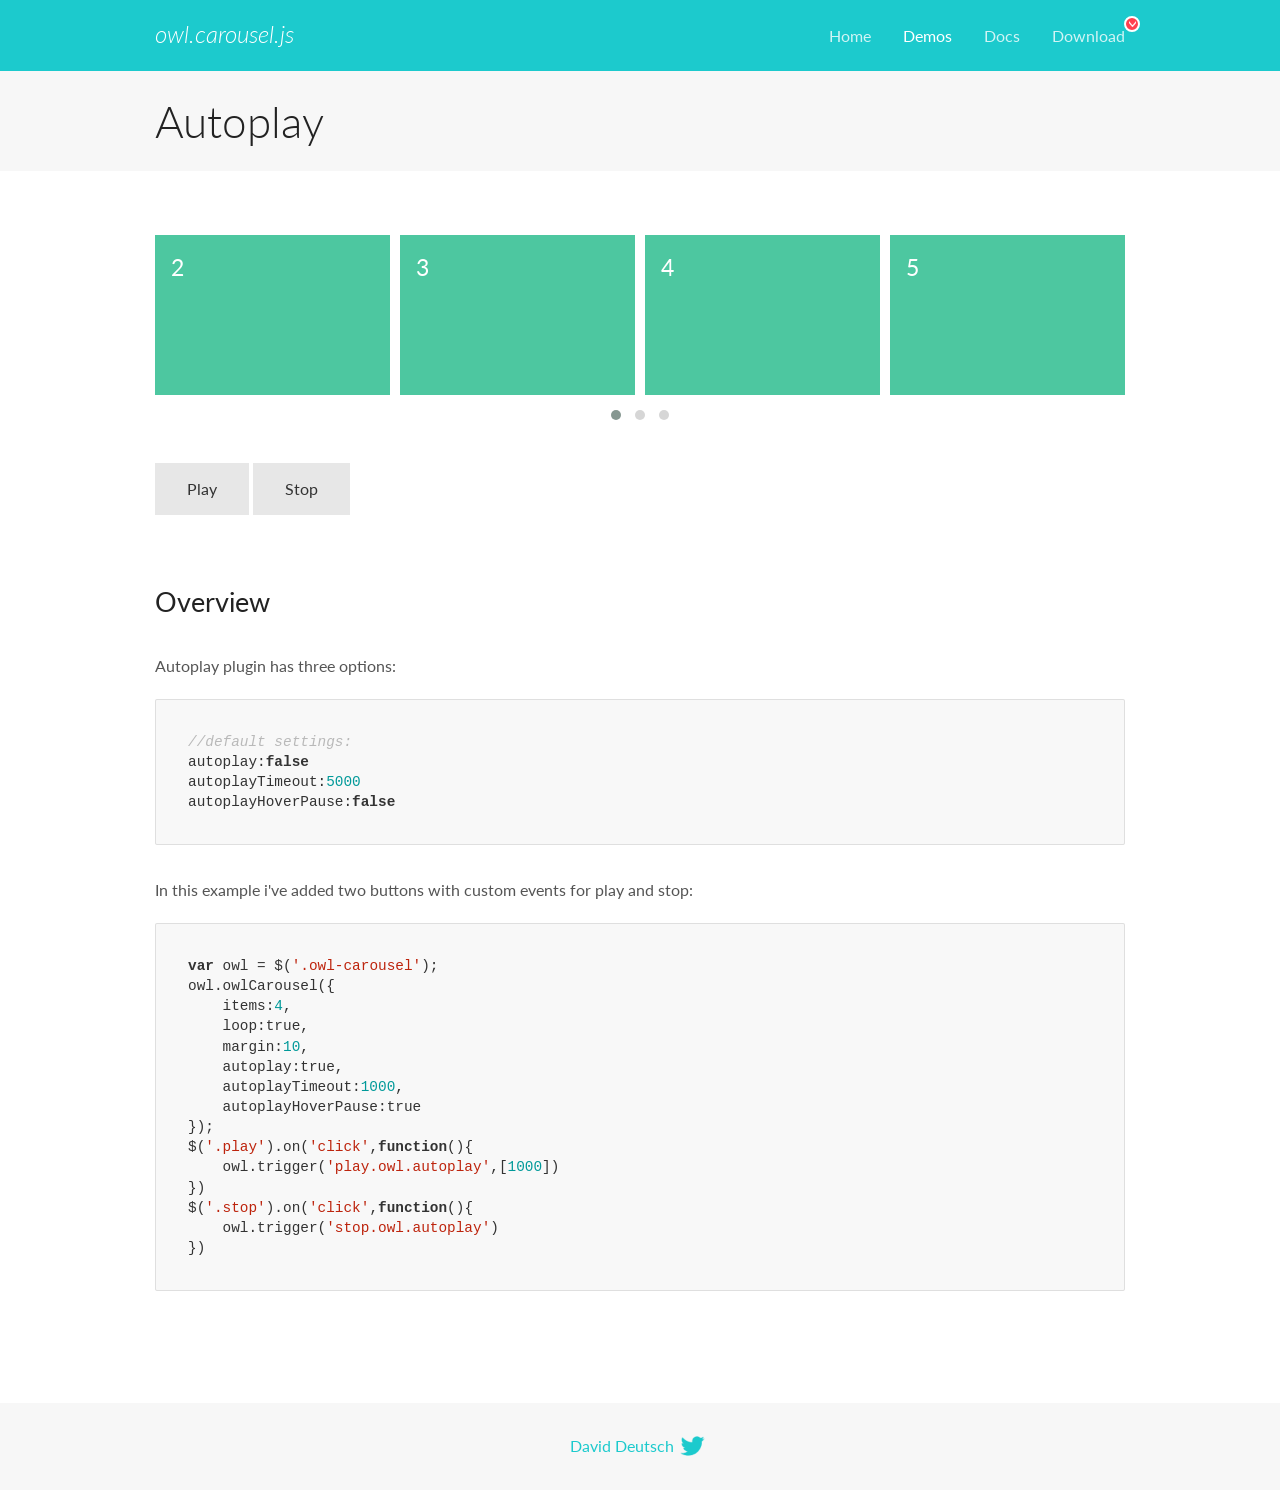
<file: owlCarousel/docs/demos/autoplay.html>
<!DOCTYPE html>
<html lang="en">
  <head>

    <!-- head -->
    <meta charset="utf-8">
    <meta name="msapplication-tap-highlight" content="no" />
    <meta name="viewport" content="width=device-width, initial-scale=1.0" />
    <meta name="description" content="Autoplay usage demo">
    <meta name="author" content="David Deutsch">
    <title>
      Autoplay Demo | Owl Carousel | 2.2.1
    </title>

    <!-- Stylesheets -->
    <link href='https://fonts.googleapis.com/css?family=Lato:300,400,700,400italic,300italic' rel='stylesheet' type='text/css'>
    <link rel="stylesheet" href="../assets/css/docs.theme.min.css">

    <!-- Owl Stylesheets -->
    <link rel="stylesheet" href="../assets/owlcarousel/assets/owl.carousel.min.css">
    <link rel="stylesheet" href="../assets/owlcarousel/assets/owl.theme.default.min.css">

    <!-- HTML5 shim and Respond.js IE8 support of HTML5 elements and media queries -->

    <!--[if lt IE 9]>
      <script src="https://oss.maxcdn.com/libs/html5shiv/3.7.0/html5shiv.js"></script>
      <script src="https://oss.maxcdn.com/libs/respond.js/1.3.0/respond.min.js"></script>
    <![endif]-->

    <!-- Favicons -->
    <link rel="apple-touch-icon-precomposed" sizes="144x144" href="../assets/ico/apple-touch-icon-144-precomposed.png">
    <link rel="shortcut icon" href="../assets/ico/favicon.png">
    <link rel="shortcut icon" href="favicon.ico">

    <!-- Yeah i know js should not be in header. Its required for demos.-->

    <!-- javascript -->
    <script src="../assets/vendors/jquery.min.js"></script>
    <script src="../assets/owlcarousel/owl.carousel.js"></script>
  </head>
  <body>

    <!-- header -->
    <header class="header">
      <div class="row">
        <div class="large-12 columns">
          <div class="brand left">
            <h3>
              <a href="/OwlCarousel2/">owl.carousel.js</a> 
            </h3>
          </div>
          <a id="toggle-nav" class="right">
            <span></span> <span></span> <span></span> 
          </a> 
          <div class="nav-bar">
            <ul class="clearfix">
              <li> <a href="/OwlCarousel2/index.html">Home</a>  </li>
              <li class="active">
                <a href="/OwlCarousel2/demos/demos.html">Demos</a> 
              </li>
              <li> <a href="/OwlCarousel2/docs/started-welcome.html">Docs</a>  </li>
              <li>
                <a href="https://github.com/OwlCarousel2/OwlCarousel2/archive/2.2.1.zip">Download</a> 
                <span class="download"></span> 
              </li>
            </ul>
          </div>
        </div>
      </div>
    </header>

    <!-- title -->
    <section class="title">
      <div class="row">
        <div class="large-12 columns">
          <h1>Autoplay</h1>
        </div>
      </div>
    </section>

    <!--  Demos -->
    <section id="demos">
      <div class="row">
        <div class="large-12 columns">
          <div class="owl-carousel owl-theme">
            <div class="item">
              <h4>1</h4>
            </div>
            <div class="item">
              <h4>2</h4>
            </div>
            <div class="item">
              <h4>3</h4>
            </div>
            <div class="item">
              <h4>4</h4>
            </div>
            <div class="item">
              <h4>5</h4>
            </div>
            <div class="item">
              <h4>6</h4>
            </div>
            <div class="item">
              <h4>7</h4>
            </div>
            <div class="item">
              <h4>8</h4>
            </div>
            <div class="item">
              <h4>9</h4>
            </div>
            <div class="item">
              <h4>10</h4>
            </div>
            <div class="item">
              <h4>11</h4>
            </div>
            <div class="item">
              <h4>12</h4>
            </div>
          </div>
          <a class="button secondary play">Play</a> 
          <a class="button secondary stop">Stop</a> 
          <h3 id="overview">Overview</h3>
          <p>Autoplay plugin has three options:</p>
          <pre><code>//default settings:
autoplay:false
autoplayTimeout:5000
autoplayHoverPause:false</code></pre>
          <p>In this example i&#39;ve added two buttons with custom events for play and stop:</p>
          <pre><code>var owl = $(&#39;.owl-carousel&#39;);
owl.owlCarousel({
    items:4,
    loop:true,
    margin:10,
    autoplay:true,
    autoplayTimeout:1000,
    autoplayHoverPause:true
});
$(&#39;.play&#39;).on(&#39;click&#39;,function(){
    owl.trigger(&#39;play.owl.autoplay&#39;,[1000])
})
$(&#39;.stop&#39;).on(&#39;click&#39;,function(){
    owl.trigger(&#39;stop.owl.autoplay&#39;)
})</code></pre>
          <script>
            $(document).ready(function() {
              var owl = $('.owl-carousel');
              owl.owlCarousel({
                items: 4,
                loop: true,
                margin: 10,
                autoplay: true,
                autoplayTimeout: 1000,
                autoplayHoverPause: true
              });
              $('.play').on('click', function() {
                owl.trigger('play.owl.autoplay', [1000])
              })
              $('.stop').on('click', function() {
                owl.trigger('stop.owl.autoplay')
              })
            })
          </script>
        </div>
      </div>
    </section>

    <!-- footer -->
    <footer class="footer">
      <div class="row">
        <div class="large-12 columns">
          <h5>
            <a href="/OwlCarousel2/docs/support-contact.html">David Deutsch</a> 
            <a id="custom-tweet-button" href="https://twitter.com/share?url=https://github.com/OwlCarousel2/OwlCarousel2&text=Owl Carousel - This is so awesome! " target="_blank"></a> 
          </h5>
        </div>
      </div>
    </footer>

    <!-- vendors -->
    <script src="../assets/vendors/highlight.js"></script>
    <script src="../assets/js/app.js"></script>
  </body>
</html>
</file>
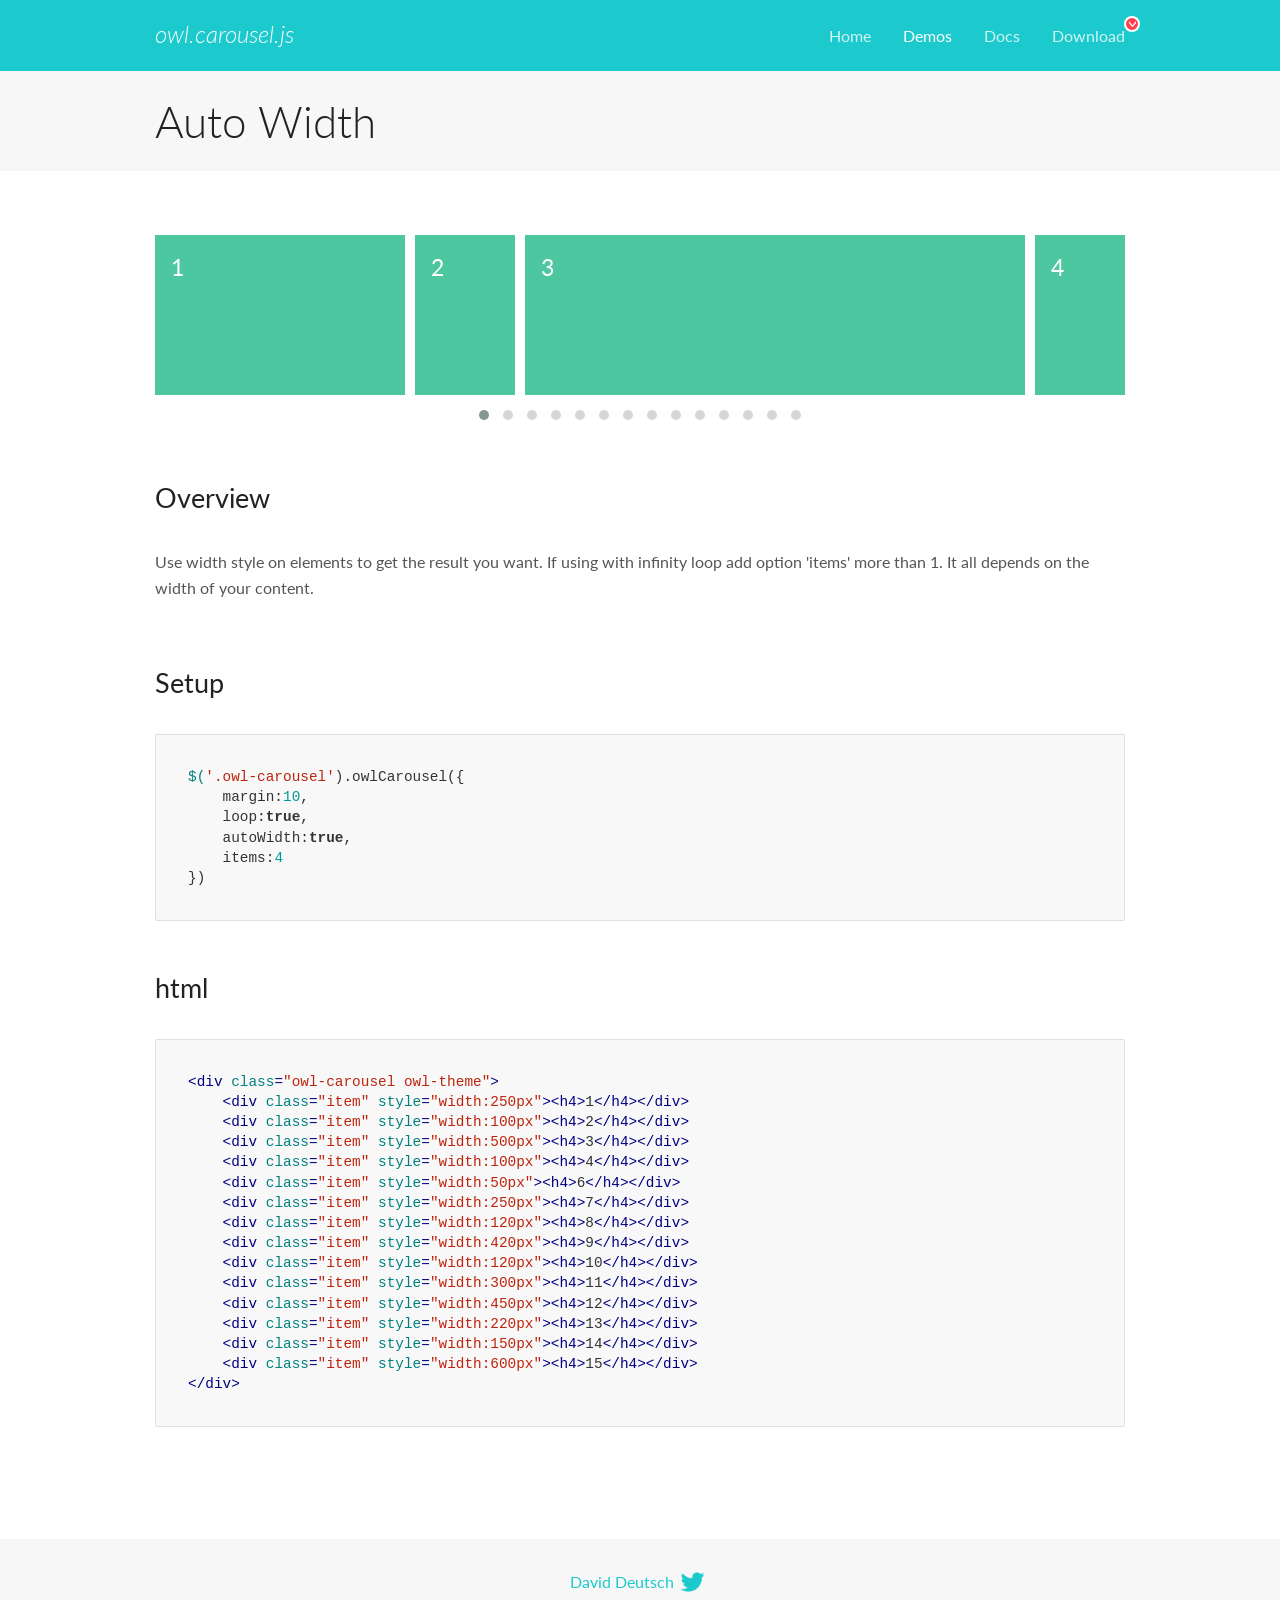
<file: owlCarousel/docs/demos/autowidth.html>
<!DOCTYPE html>
<html lang="en">
  <head>

    <!-- head -->
    <meta charset="utf-8">
    <meta name="msapplication-tap-highlight" content="no" />
    <meta name="viewport" content="width=device-width, initial-scale=1.0" />
    <meta name="description" content="Auto Width">
    <meta name="author" content="David Deutsch">
    <title>
      Auto Width Demo | Owl Carousel | 2.2.1
    </title>

    <!-- Stylesheets -->
    <link href='https://fonts.googleapis.com/css?family=Lato:300,400,700,400italic,300italic' rel='stylesheet' type='text/css'>
    <link rel="stylesheet" href="../assets/css/docs.theme.min.css">

    <!-- Owl Stylesheets -->
    <link rel="stylesheet" href="../assets/owlcarousel/assets/owl.carousel.min.css">
    <link rel="stylesheet" href="../assets/owlcarousel/assets/owl.theme.default.min.css">

    <!-- HTML5 shim and Respond.js IE8 support of HTML5 elements and media queries -->

    <!--[if lt IE 9]>
      <script src="https://oss.maxcdn.com/libs/html5shiv/3.7.0/html5shiv.js"></script>
      <script src="https://oss.maxcdn.com/libs/respond.js/1.3.0/respond.min.js"></script>
    <![endif]-->

    <!-- Favicons -->
    <link rel="apple-touch-icon-precomposed" sizes="144x144" href="../assets/ico/apple-touch-icon-144-precomposed.png">
    <link rel="shortcut icon" href="../assets/ico/favicon.png">
    <link rel="shortcut icon" href="favicon.ico">

    <!-- Yeah i know js should not be in header. Its required for demos.-->

    <!-- javascript -->
    <script src="../assets/vendors/jquery.min.js"></script>
    <script src="../assets/owlcarousel/owl.carousel.js"></script>
  </head>
  <body>

    <!-- header -->
    <header class="header">
      <div class="row">
        <div class="large-12 columns">
          <div class="brand left">
            <h3>
              <a href="/OwlCarousel2/">owl.carousel.js</a> 
            </h3>
          </div>
          <a id="toggle-nav" class="right">
            <span></span> <span></span> <span></span> 
          </a> 
          <div class="nav-bar">
            <ul class="clearfix">
              <li> <a href="/OwlCarousel2/index.html">Home</a>  </li>
              <li class="active">
                <a href="/OwlCarousel2/demos/demos.html">Demos</a> 
              </li>
              <li> <a href="/OwlCarousel2/docs/started-welcome.html">Docs</a>  </li>
              <li>
                <a href="https://github.com/OwlCarousel2/OwlCarousel2/archive/2.2.1.zip">Download</a> 
                <span class="download"></span> 
              </li>
            </ul>
          </div>
        </div>
      </div>
    </header>

    <!-- title -->
    <section class="title">
      <div class="row">
        <div class="large-12 columns">
          <h1>Auto Width</h1>
        </div>
      </div>
    </section>

    <!--  Demos -->
    <section id="demos">
      <div class="row">
        <div class="large-12 columns">
          <div class="owl-carousel owl-theme">
            <div class="item" style="width:250px">
              <h4>1</h4>
            </div>
            <div class="item" style="width:100px">
              <h4>2</h4>
            </div>
            <div class="item" style="width:500px">
              <h4>3</h4>
            </div>
            <div class="item" style="width:100px">
              <h4>4</h4>
            </div>
            <div class="item" style="width:50px">
              <h4>6</h4>
            </div>
            <div class="item" style="width:250px">
              <h4>7</h4>
            </div>
            <div class="item" style="width:120px">
              <h4>8</h4>
            </div>
            <div class="item" style="width:420px">
              <h4>9</h4>
            </div>
            <div class="item" style="width:120px">
              <h4>10</h4>
            </div>
            <div class="item" style="width:300px">
              <h4>11</h4>
            </div>
            <div class="item" style="width:450px">
              <h4>12</h4>
            </div>
            <div class="item" style="width:220px">
              <h4>13</h4>
            </div>
            <div class="item" style="width:150px">
              <h4>14</h4>
            </div>
            <div class="item" style="width:600px">
              <h4>15</h4>
            </div>
          </div>
          <h3 id="overview">Overview</h3>
          <p>Use width style on elements to get the result you want. If using with infinity loop add option &#39;items&#39; more than 1. It all depends on the width of your content.</p>
          <h3 id="setup">Setup</h3>
          <pre><code>$(&#39;.owl-carousel&#39;).owlCarousel({
    margin:10,
    loop:true,
    autoWidth:true,
    items:4
})</code></pre>
          <h3 id="html">html</h3>
          <pre><code>&lt;div class=&quot;owl-carousel owl-theme&quot;&gt;
    &lt;div class=&quot;item&quot; style=&quot;width:250px&quot;&gt;&lt;h4&gt;1&lt;/h4&gt;&lt;/div&gt;
    &lt;div class=&quot;item&quot; style=&quot;width:100px&quot;&gt;&lt;h4&gt;2&lt;/h4&gt;&lt;/div&gt;
    &lt;div class=&quot;item&quot; style=&quot;width:500px&quot;&gt;&lt;h4&gt;3&lt;/h4&gt;&lt;/div&gt;
    &lt;div class=&quot;item&quot; style=&quot;width:100px&quot;&gt;&lt;h4&gt;4&lt;/h4&gt;&lt;/div&gt;
    &lt;div class=&quot;item&quot; style=&quot;width:50px&quot;&gt;&lt;h4&gt;6&lt;/h4&gt;&lt;/div&gt;
    &lt;div class=&quot;item&quot; style=&quot;width:250px&quot;&gt;&lt;h4&gt;7&lt;/h4&gt;&lt;/div&gt;
    &lt;div class=&quot;item&quot; style=&quot;width:120px&quot;&gt;&lt;h4&gt;8&lt;/h4&gt;&lt;/div&gt;
    &lt;div class=&quot;item&quot; style=&quot;width:420px&quot;&gt;&lt;h4&gt;9&lt;/h4&gt;&lt;/div&gt;
    &lt;div class=&quot;item&quot; style=&quot;width:120px&quot;&gt;&lt;h4&gt;10&lt;/h4&gt;&lt;/div&gt;
    &lt;div class=&quot;item&quot; style=&quot;width:300px&quot;&gt;&lt;h4&gt;11&lt;/h4&gt;&lt;/div&gt;
    &lt;div class=&quot;item&quot; style=&quot;width:450px&quot;&gt;&lt;h4&gt;12&lt;/h4&gt;&lt;/div&gt;
    &lt;div class=&quot;item&quot; style=&quot;width:220px&quot;&gt;&lt;h4&gt;13&lt;/h4&gt;&lt;/div&gt;
    &lt;div class=&quot;item&quot; style=&quot;width:150px&quot;&gt;&lt;h4&gt;14&lt;/h4&gt;&lt;/div&gt;
    &lt;div class=&quot;item&quot; style=&quot;width:600px&quot;&gt;&lt;h4&gt;15&lt;/h4&gt;&lt;/div&gt;
&lt;/div&gt;</code></pre>
          <script>
            $(document).ready(function() {
              $('.owl-carousel').owlCarousel({
                margin: 10,
                loop: true,
                autoWidth: true,
                items: 4
              })
            })
          </script>
        </div>
      </div>
    </section>

    <!-- footer -->
    <footer class="footer">
      <div class="row">
        <div class="large-12 columns">
          <h5>
            <a href="/OwlCarousel2/docs/support-contact.html">David Deutsch</a> 
            <a id="custom-tweet-button" href="https://twitter.com/share?url=https://github.com/OwlCarousel2/OwlCarousel2&text=Owl Carousel - This is so awesome! " target="_blank"></a> 
          </h5>
        </div>
      </div>
    </footer>

    <!-- vendors -->
    <script src="../assets/vendors/highlight.js"></script>
    <script src="../assets/js/app.js"></script>
  </body>
</html>
</file>
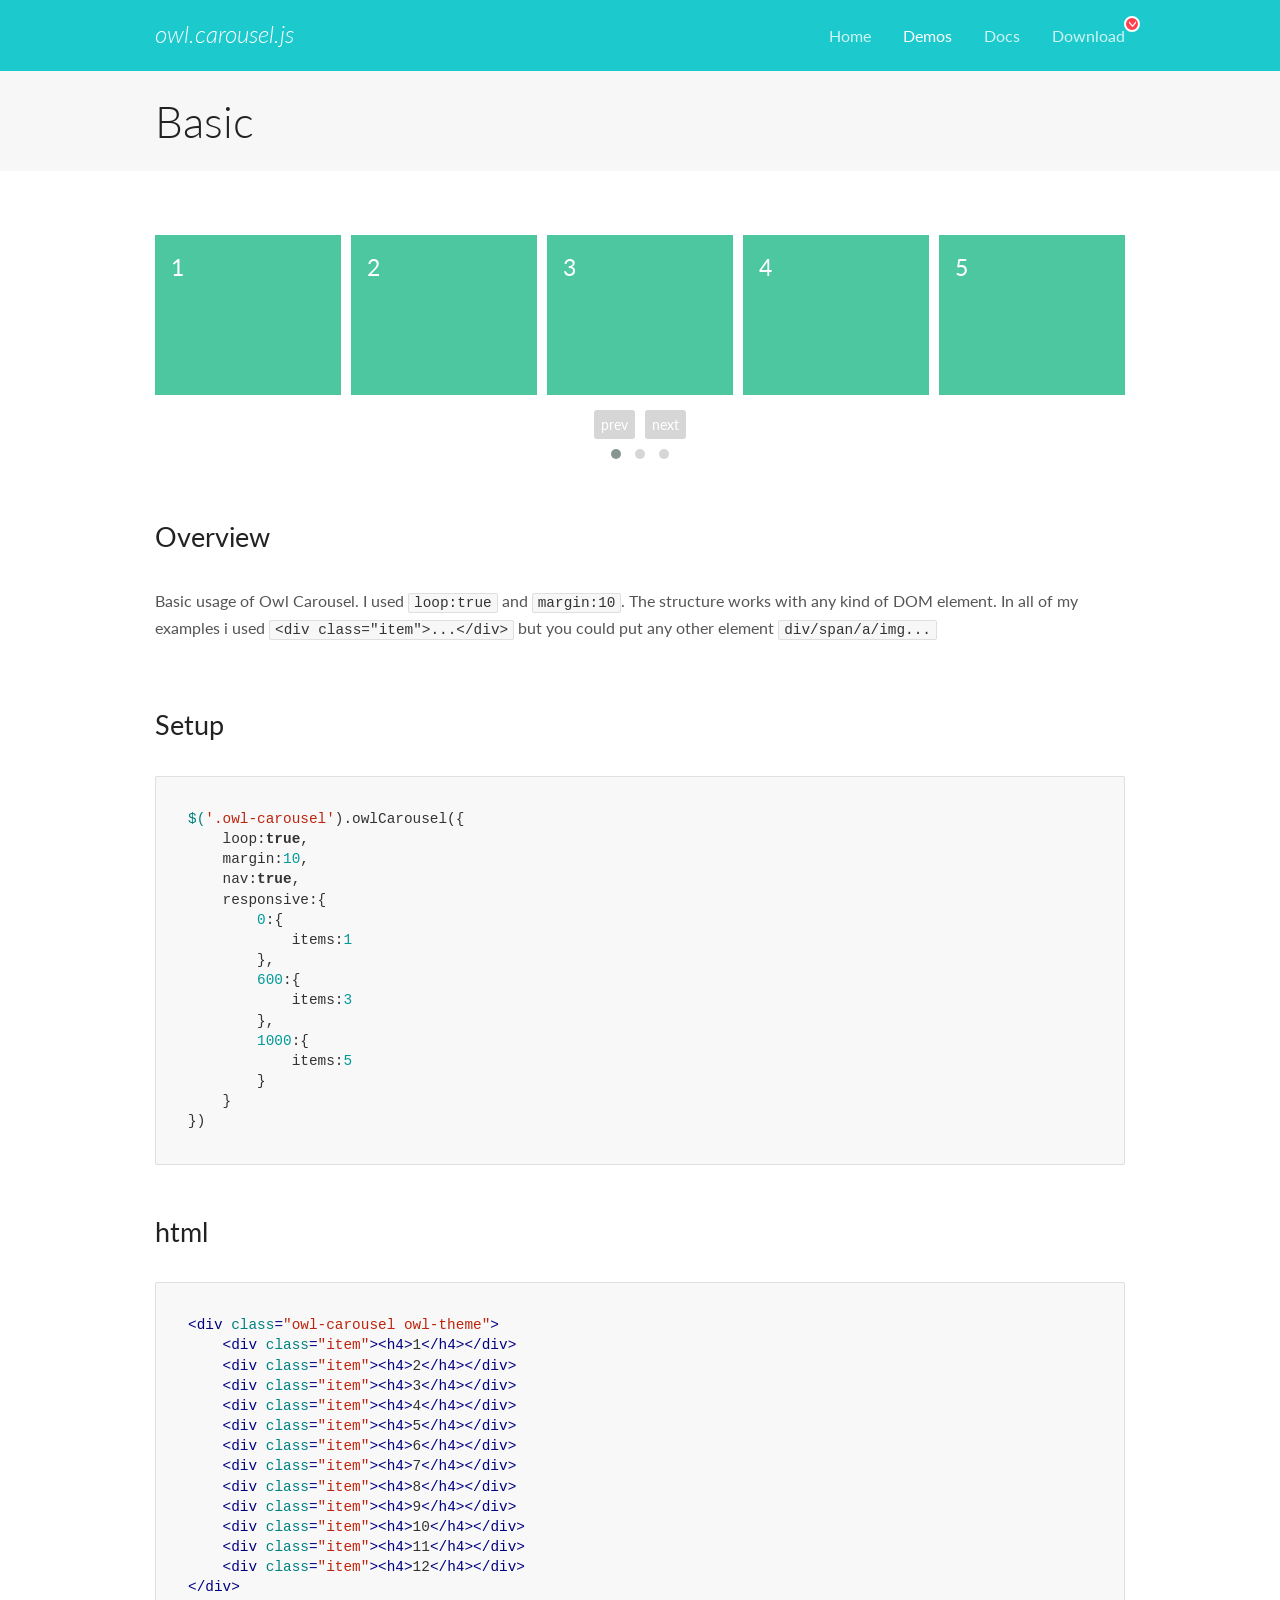
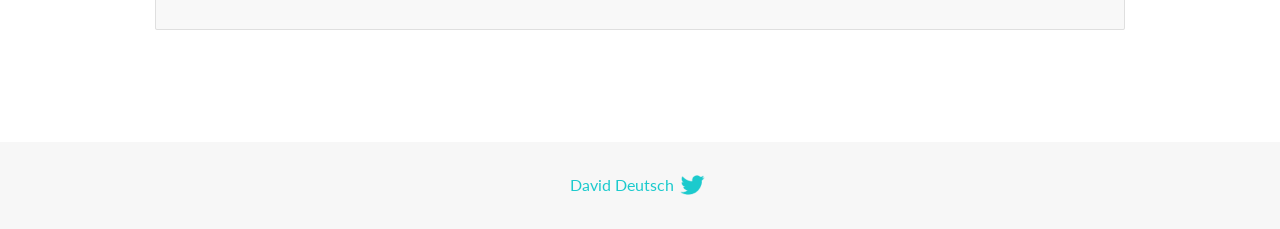
<file: owlCarousel/docs/demos/basic.html>
<!DOCTYPE html>
<html lang="en">
  <head>

    <!-- head -->
    <meta charset="utf-8">
    <meta name="msapplication-tap-highlight" content="no" />
    <meta name="viewport" content="width=device-width, initial-scale=1.0" />
    <meta name="description" content="Basic usage demo">
    <meta name="author" content="David Deutsch">
    <title>
      Basic Demo | Owl Carousel | 2.2.1
    </title>

    <!-- Stylesheets -->
    <link href='https://fonts.googleapis.com/css?family=Lato:300,400,700,400italic,300italic' rel='stylesheet' type='text/css'>
    <link rel="stylesheet" href="../assets/css/docs.theme.min.css">

    <!-- Owl Stylesheets -->
    <link rel="stylesheet" href="../assets/owlcarousel/assets/owl.carousel.min.css">
    <link rel="stylesheet" href="../assets/owlcarousel/assets/owl.theme.default.min.css">

    <!-- HTML5 shim and Respond.js IE8 support of HTML5 elements and media queries -->

    <!--[if lt IE 9]>
      <script src="https://oss.maxcdn.com/libs/html5shiv/3.7.0/html5shiv.js"></script>
      <script src="https://oss.maxcdn.com/libs/respond.js/1.3.0/respond.min.js"></script>
    <![endif]-->

    <!-- Favicons -->
    <link rel="apple-touch-icon-precomposed" sizes="144x144" href="../assets/ico/apple-touch-icon-144-precomposed.png">
    <link rel="shortcut icon" href="../assets/ico/favicon.png">
    <link rel="shortcut icon" href="favicon.ico">

    <!-- Yeah i know js should not be in header. Its required for demos.-->

    <!-- javascript -->
    <script src="../assets/vendors/jquery.min.js"></script>
    <script src="../assets/owlcarousel/owl.carousel.js"></script>
  </head>
  <body>

    <!-- header -->
    <header class="header">
      <div class="row">
        <div class="large-12 columns">
          <div class="brand left">
            <h3>
              <a href="/OwlCarousel2/">owl.carousel.js</a> 
            </h3>
          </div>
          <a id="toggle-nav" class="right">
            <span></span> <span></span> <span></span> 
          </a> 
          <div class="nav-bar">
            <ul class="clearfix">
              <li> <a href="/OwlCarousel2/index.html">Home</a>  </li>
              <li class="active">
                <a href="/OwlCarousel2/demos/demos.html">Demos</a> 
              </li>
              <li> <a href="/OwlCarousel2/docs/started-welcome.html">Docs</a>  </li>
              <li>
                <a href="https://github.com/OwlCarousel2/OwlCarousel2/archive/2.2.1.zip">Download</a> 
                <span class="download"></span> 
              </li>
            </ul>
          </div>
        </div>
      </div>
    </header>

    <!-- title -->
    <section class="title">
      <div class="row">
        <div class="large-12 columns">
          <h1>Basic</h1>
        </div>
      </div>
    </section>

    <!--  Demos -->
    <section id="demos">
      <div class="row">
        <div class="large-12 columns">
          <div class="owl-carousel owl-theme">
            <div class="item">
              <h4>1</h4>
            </div>
            <div class="item">
              <h4>2</h4>
            </div>
            <div class="item">
              <h4>3</h4>
            </div>
            <div class="item">
              <h4>4</h4>
            </div>
            <div class="item">
              <h4>5</h4>
            </div>
            <div class="item">
              <h4>6</h4>
            </div>
            <div class="item">
              <h4>7</h4>
            </div>
            <div class="item">
              <h4>8</h4>
            </div>
            <div class="item">
              <h4>9</h4>
            </div>
            <div class="item">
              <h4>10</h4>
            </div>
            <div class="item">
              <h4>11</h4>
            </div>
            <div class="item">
              <h4>12</h4>
            </div>
          </div>
          <h3 id="overview">Overview</h3>
          <p>Basic usage of Owl Carousel. I used <code>loop:true</code> and <code>margin:10</code>. The structure works with any kind of DOM element. In all of my examples i used <code>&lt;div class=&quot;item&quot;&gt;...&lt;/div&gt;</code> but you could
            put any other element <code>div/span/a/img...</code></p>
          <h3 id="setup">Setup</h3>
          <pre><code>$(&#39;.owl-carousel&#39;).owlCarousel({
    loop:true,
    margin:10,
    nav:true,
    responsive:{
        0:{
            items:1
        },
        600:{
            items:3
        },
        1000:{
            items:5
        }
    }
})</code></pre>
          <h3 id="html">html</h3>
          <pre><code>&lt;div class=&quot;owl-carousel owl-theme&quot;&gt;
    &lt;div class=&quot;item&quot;&gt;&lt;h4&gt;1&lt;/h4&gt;&lt;/div&gt;
    &lt;div class=&quot;item&quot;&gt;&lt;h4&gt;2&lt;/h4&gt;&lt;/div&gt;
    &lt;div class=&quot;item&quot;&gt;&lt;h4&gt;3&lt;/h4&gt;&lt;/div&gt;
    &lt;div class=&quot;item&quot;&gt;&lt;h4&gt;4&lt;/h4&gt;&lt;/div&gt;
    &lt;div class=&quot;item&quot;&gt;&lt;h4&gt;5&lt;/h4&gt;&lt;/div&gt;
    &lt;div class=&quot;item&quot;&gt;&lt;h4&gt;6&lt;/h4&gt;&lt;/div&gt;
    &lt;div class=&quot;item&quot;&gt;&lt;h4&gt;7&lt;/h4&gt;&lt;/div&gt;
    &lt;div class=&quot;item&quot;&gt;&lt;h4&gt;8&lt;/h4&gt;&lt;/div&gt;
    &lt;div class=&quot;item&quot;&gt;&lt;h4&gt;9&lt;/h4&gt;&lt;/div&gt;
    &lt;div class=&quot;item&quot;&gt;&lt;h4&gt;10&lt;/h4&gt;&lt;/div&gt;
    &lt;div class=&quot;item&quot;&gt;&lt;h4&gt;11&lt;/h4&gt;&lt;/div&gt;
    &lt;div class=&quot;item&quot;&gt;&lt;h4&gt;12&lt;/h4&gt;&lt;/div&gt;
&lt;/div&gt;</code></pre>
          <script>
            $(document).ready(function() {
              var owl = $('.owl-carousel');
              owl.owlCarousel({
                margin: 10,
                nav: true,
                loop: true,
                responsive: {
                  0: {
                    items: 1
                  },
                  600: {
                    items: 3
                  },
                  1000: {
                    items: 5
                  }
                }
              })
            })
          </script>
        </div>
      </div>
    </section>

    <!-- footer -->
    <footer class="footer">
      <div class="row">
        <div class="large-12 columns">
          <h5>
            <a href="/OwlCarousel2/docs/support-contact.html">David Deutsch</a> 
            <a id="custom-tweet-button" href="https://twitter.com/share?url=https://github.com/OwlCarousel2/OwlCarousel2&text=Owl Carousel - This is so awesome! " target="_blank"></a> 
          </h5>
        </div>
      </div>
    </footer>

    <!-- vendors -->
    <script src="../assets/vendors/highlight.js"></script>
    <script src="../assets/js/app.js"></script>
  </body>
</html>
</file>
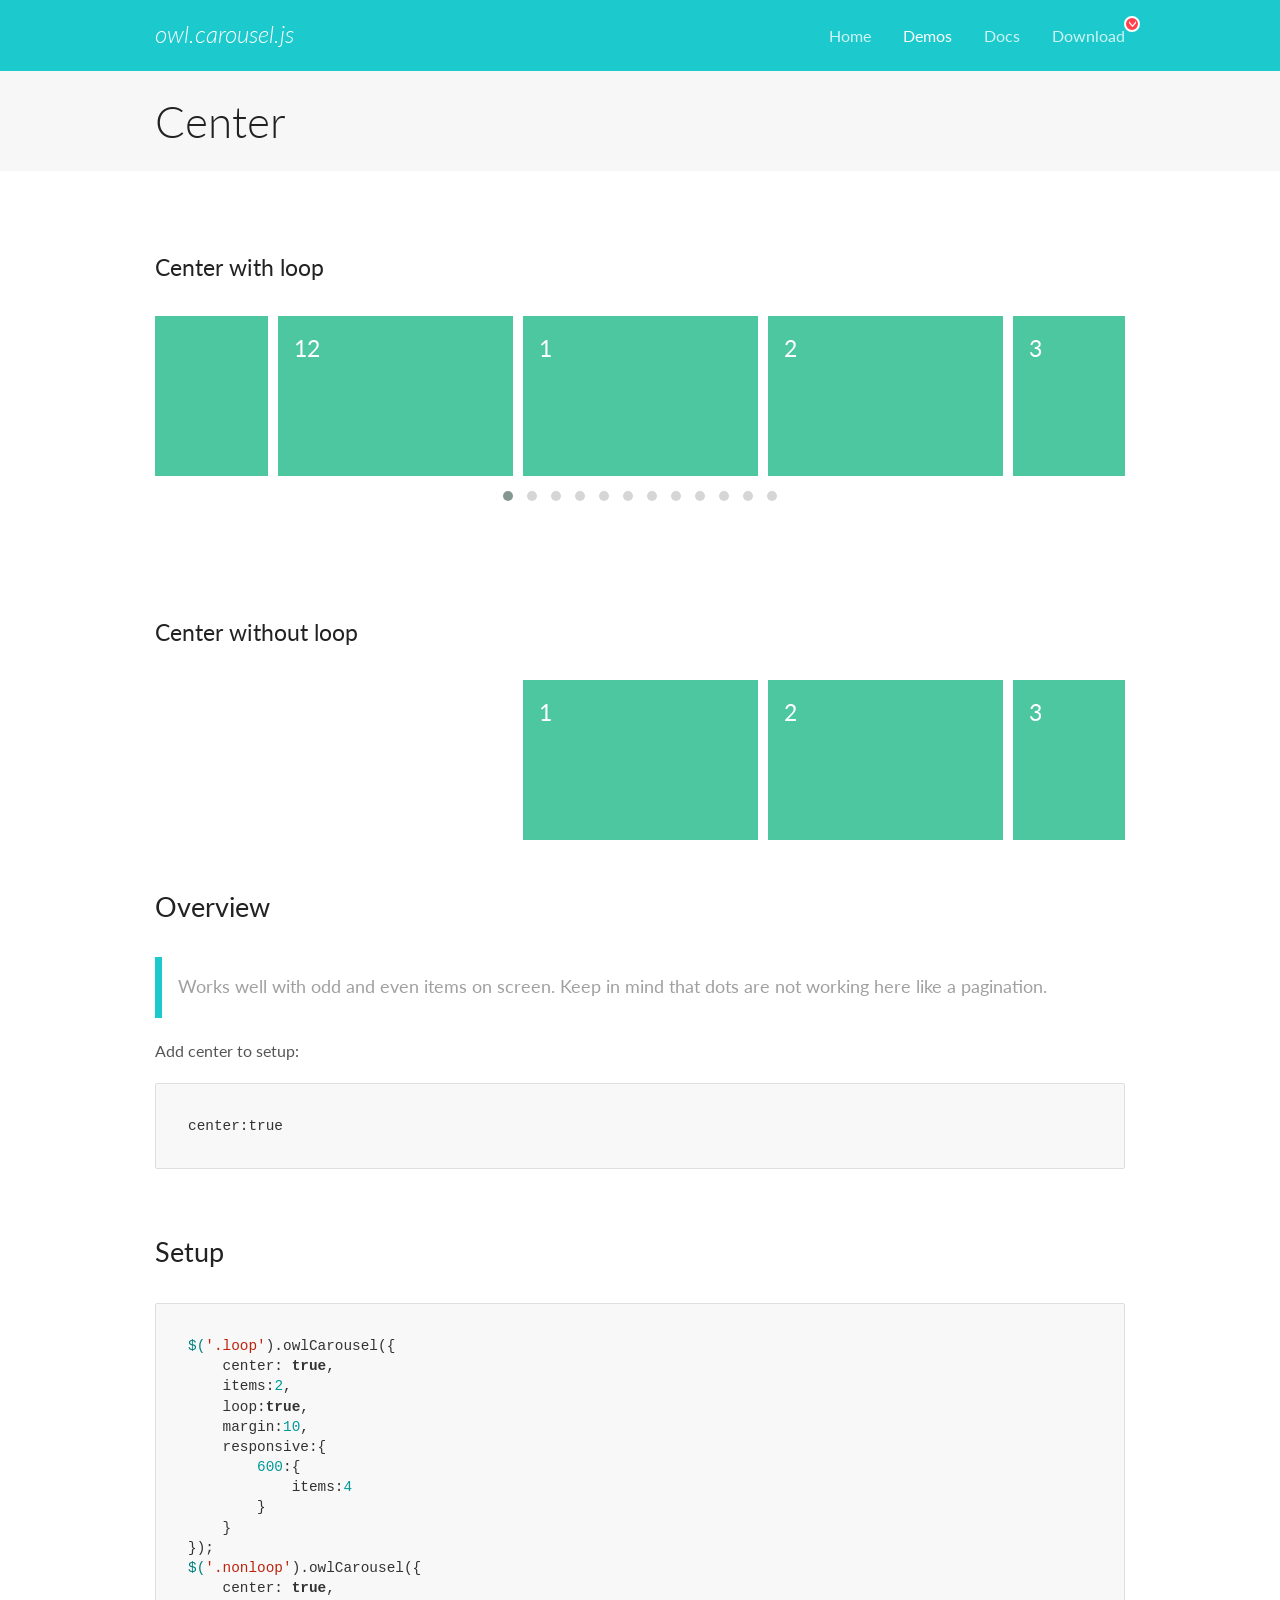
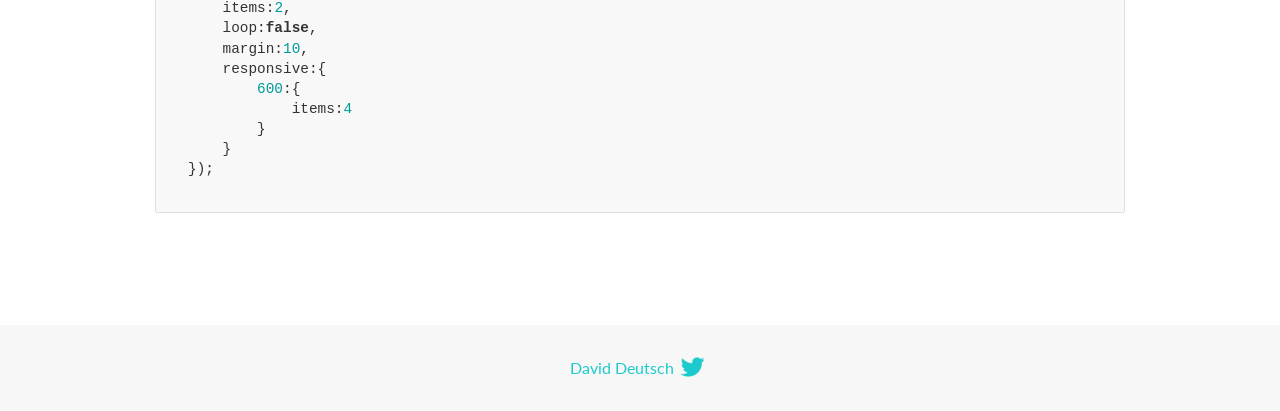
<file: owlCarousel/docs/demos/center.html>
<!DOCTYPE html>
<html lang="en">
  <head>

    <!-- head -->
    <meta charset="utf-8">
    <meta name="msapplication-tap-highlight" content="no" />
    <meta name="viewport" content="width=device-width, initial-scale=1.0" />
    <meta name="description" content="Center carousel">
    <meta name="author" content="David Deutsch">
    <title>
      Center Demo | Owl Carousel | 2.2.1
    </title>

    <!-- Stylesheets -->
    <link href='https://fonts.googleapis.com/css?family=Lato:300,400,700,400italic,300italic' rel='stylesheet' type='text/css'>
    <link rel="stylesheet" href="../assets/css/docs.theme.min.css">

    <!-- Owl Stylesheets -->
    <link rel="stylesheet" href="../assets/owlcarousel/assets/owl.carousel.min.css">
    <link rel="stylesheet" href="../assets/owlcarousel/assets/owl.theme.default.min.css">

    <!-- HTML5 shim and Respond.js IE8 support of HTML5 elements and media queries -->

    <!--[if lt IE 9]>
      <script src="https://oss.maxcdn.com/libs/html5shiv/3.7.0/html5shiv.js"></script>
      <script src="https://oss.maxcdn.com/libs/respond.js/1.3.0/respond.min.js"></script>
    <![endif]-->

    <!-- Favicons -->
    <link rel="apple-touch-icon-precomposed" sizes="144x144" href="../assets/ico/apple-touch-icon-144-precomposed.png">
    <link rel="shortcut icon" href="../assets/ico/favicon.png">
    <link rel="shortcut icon" href="favicon.ico">

    <!-- Yeah i know js should not be in header. Its required for demos.-->

    <!-- javascript -->
    <script src="../assets/vendors/jquery.min.js"></script>
    <script src="../assets/owlcarousel/owl.carousel.js"></script>
  </head>
  <body>

    <!-- header -->
    <header class="header">
      <div class="row">
        <div class="large-12 columns">
          <div class="brand left">
            <h3>
              <a href="/OwlCarousel2/">owl.carousel.js</a> 
            </h3>
          </div>
          <a id="toggle-nav" class="right">
            <span></span> <span></span> <span></span> 
          </a> 
          <div class="nav-bar">
            <ul class="clearfix">
              <li> <a href="/OwlCarousel2/index.html">Home</a>  </li>
              <li class="active">
                <a href="/OwlCarousel2/demos/demos.html">Demos</a> 
              </li>
              <li> <a href="/OwlCarousel2/docs/started-welcome.html">Docs</a>  </li>
              <li>
                <a href="https://github.com/OwlCarousel2/OwlCarousel2/archive/2.2.1.zip">Download</a> 
                <span class="download"></span> 
              </li>
            </ul>
          </div>
        </div>
      </div>
    </header>

    <!-- title -->
    <section class="title">
      <div class="row">
        <div class="large-12 columns">
          <h1>Center</h1>
        </div>
      </div>
    </section>

    <!--  Demos -->
    <section id="demos">
      <div class="row">
        <div class="large-12 columns">
          <h4 id="center-with-loop">Center with loop</h4>
          <div class="loop owl-carousel owl-theme">
            <div class="item">
              <h4>1</h4>
            </div>
            <div class="item">
              <h4>2</h4>
            </div>
            <div class="item">
              <h4>3</h4>
            </div>
            <div class="item">
              <h4>4</h4>
            </div>
            <div class="item">
              <h4>5</h4>
            </div>
            <div class="item">
              <h4>6</h4>
            </div>
            <div class="item">
              <h4>7</h4>
            </div>
            <div class="item">
              <h4>8</h4>
            </div>
            <div class="item">
              <h4>9</h4>
            </div>
            <div class="item">
              <h4>10</h4>
            </div>
            <div class="item">
              <h4>11</h4>
            </div>
            <div class="item">
              <h4>12</h4>
            </div>
          </div>
          <br>
          <h4 id="center-without-loop">Center without loop</h4>
          <div class="nonloop owl-carousel">
            <div class="item">
              <h4>1</h4>
            </div>
            <div class="item">
              <h4>2</h4>
            </div>
            <div class="item">
              <h4>3</h4>
            </div>
            <div class="item">
              <h4>4</h4>
            </div>
            <div class="item">
              <h4>5</h4>
            </div>
            <div class="item">
              <h4>6</h4>
            </div>
            <div class="item">
              <h4>7</h4>
            </div>
            <div class="item">
              <h4>8</h4>
            </div>
            <div class="item">
              <h4>9</h4>
            </div>
            <div class="item">
              <h4>10</h4>
            </div>
            <div class="item">
              <h4>11</h4>
            </div>
            <div class="item">
              <h4>12</h4>
            </div>
          </div>
          <h3 id="overview">Overview</h3>
          <blockquote>
            <p>Works well with odd and even items on screen. Keep in mind that dots are not working here like a pagination.</p>
          </blockquote>
          <p>Add center to setup:</p>
          <pre><code>center:true</code></pre>
          <h3 id="setup">Setup</h3>
          <pre><code>$(&#39;.loop&#39;).owlCarousel({
    center: true,
    items:2,
    loop:true,
    margin:10,
    responsive:{
        600:{
            items:4
        }
    }
});
$(&#39;.nonloop&#39;).owlCarousel({
    center: true,
    items:2,
    loop:false,
    margin:10,
    responsive:{
        600:{
            items:4
        }
    }
});</code></pre>
          <script>
            jQuery(document).ready(function($) {
              $('.loop').owlCarousel({
                center: true,
                items: 2,
                loop: true,
                margin: 10,
                responsive: {
                  600: {
                    items: 4
                  }
                }
              });
              $('.nonloop').owlCarousel({
                center: true,
                items: 2,
                loop: false,
                margin: 10,
                responsive: {
                  600: {
                    items: 4
                  }
                }
              });
            });
          </script>
        </div>
      </div>
    </section>

    <!-- footer -->
    <footer class="footer">
      <div class="row">
        <div class="large-12 columns">
          <h5>
            <a href="/OwlCarousel2/docs/support-contact.html">David Deutsch</a> 
            <a id="custom-tweet-button" href="https://twitter.com/share?url=https://github.com/OwlCarousel2/OwlCarousel2&text=Owl Carousel - This is so awesome! " target="_blank"></a> 
          </h5>
        </div>
      </div>
    </footer>

    <!-- vendors -->
    <script src="../assets/vendors/highlight.js"></script>
    <script src="../assets/js/app.js"></script>
  </body>
</html>
</file>
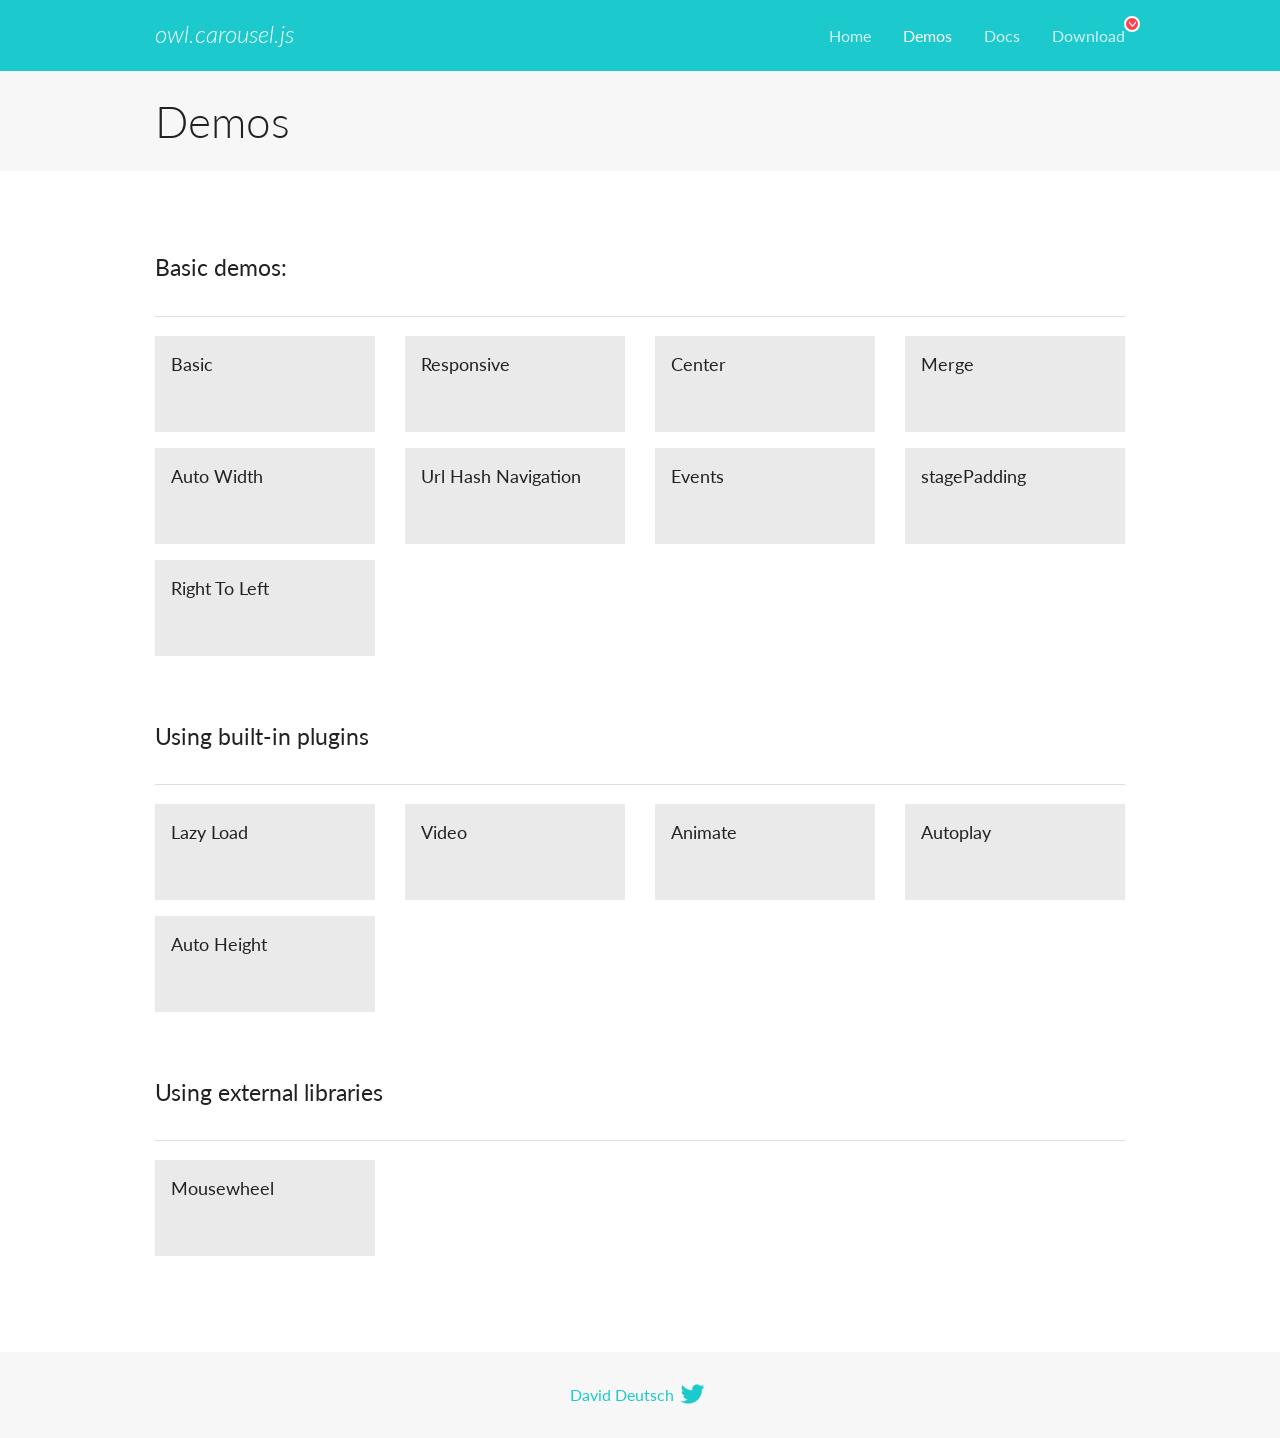
<file: owlCarousel/docs/demos/demos.html>
<!DOCTYPE html>
<html lang="en">
  <head>

    <!-- head -->
    <meta charset="utf-8">
    <meta name="msapplication-tap-highlight" content="no" />
    <meta name="viewport" content="width=device-width, initial-scale=1.0" />
    <meta name="description" content="A list of Owl Carousel examples.">
    <meta name="author" content="David Deutsch">
    <title>
      Demos | Owl Carousel | 2.2.1
    </title>

    <!-- Stylesheets -->
    <link href='https://fonts.googleapis.com/css?family=Lato:300,400,700,400italic,300italic' rel='stylesheet' type='text/css'>
    <link rel="stylesheet" href="../assets/css/docs.theme.min.css">

    <!-- Owl Stylesheets -->
    <link rel="stylesheet" href="../assets/owlcarousel/assets/owl.carousel.min.css">
    <link rel="stylesheet" href="../assets/owlcarousel/assets/owl.theme.default.min.css">

    <!-- HTML5 shim and Respond.js IE8 support of HTML5 elements and media queries -->

    <!--[if lt IE 9]>
      <script src="https://oss.maxcdn.com/libs/html5shiv/3.7.0/html5shiv.js"></script>
      <script src="https://oss.maxcdn.com/libs/respond.js/1.3.0/respond.min.js"></script>
    <![endif]-->

    <!-- Favicons -->
    <link rel="apple-touch-icon-precomposed" sizes="144x144" href="../assets/ico/apple-touch-icon-144-precomposed.png">
    <link rel="shortcut icon" href="../assets/ico/favicon.png">
    <link rel="shortcut icon" href="favicon.ico">

    <!-- Yeah i know js should not be in header. Its required for demos.-->

    <!-- javascript -->
    <script src="../assets/vendors/jquery.min.js"></script>
    <script src="../assets/owlcarousel/owl.carousel.js"></script>
  </head>
  <body>

    <!-- header -->
    <header class="header">
      <div class="row">
        <div class="large-12 columns">
          <div class="brand left">
            <h3>
              <a href="/OwlCarousel2/">owl.carousel.js</a> 
            </h3>
          </div>
          <a id="toggle-nav" class="right">
            <span></span> <span></span> <span></span> 
          </a> 
          <div class="nav-bar">
            <ul class="clearfix">
              <li> <a href="/OwlCarousel2/index.html">Home</a>  </li>
              <li class="active">
                <a href="/OwlCarousel2/demos/demos.html">Demos</a> 
              </li>
              <li> <a href="/OwlCarousel2/docs/started-welcome.html">Docs</a>  </li>
              <li>
                <a href="https://github.com/OwlCarousel2/OwlCarousel2/archive/2.2.1.zip">Download</a> 
                <span class="download"></span> 
              </li>
            </ul>
          </div>
        </div>
      </div>
    </header>

    <!-- title -->
    <section class="title">
      <div class="row">
        <div class="large-12 columns">
          <h1>Demos</h1>
        </div>
      </div>
    </section>

    <!--  Demos -->
    <section id="demos">
      <div class="row">
        <div class="large-12 columns">
          <h4 id="basic-demos-">Basic demos:</h4>
          <hr>
          <div class="demo-list">
            <div class="row">
              <div class="small-6 medium-4 large-3 columns">
                <a href="basic.html" class="demo-block">
                  <h5>Basic </h5>
                </a> 
              </div>
              <div class="small-6 medium-4 large-3 columns">
                <a href="responsive.html" class="demo-block">
                  <h5>Responsive </h5>
                </a> 
              </div>
              <div class="small-6 medium-4 large-3 columns">
                <a href="center.html" class="demo-block">
                  <h5>Center </h5>
                </a> 
              </div>
              <div class="small-6 medium-4 large-3 columns">
                <a href="merge.html" class="demo-block">
                  <h5>Merge </h5>
                </a> 
              </div>
              <div class="small-6 medium-4 large-3 columns">
                <a href="autowidth.html" class="demo-block">
                  <h5>Auto Width </h5>
                </a> 
              </div>
              <div class="small-6 medium-4 large-3 columns">
                <a href="urlhashnav.html" class="demo-block">
                  <h5>Url Hash Navigation </h5>
                </a> 
              </div>
              <div class="small-6 medium-4 large-3 columns">
                <a href="events.html" class="demo-block">
                  <h5>Events </h5>
                </a> 
              </div>
              <div class="small-6 medium-4 large-3 columns">
                <a href="stagepadding.html" class="demo-block">
                  <h5>stagePadding </h5>
                </a> 
              </div>
              <div class="small-6 medium-4 large-3 columns">
                <a href="rtl.html" class="demo-block">
                  <h5>Right To Left </h5>
                </a> 
              </div>
            </div>
          </div>
          <h4 id="using-built-in-plugins">Using built-in plugins</h4>
          <hr>
          <div class="demo-list">
            <div class="row">
              <div class="small-6 medium-4 large-3 columns">
                <a href="lazyLoad.html" class="demo-block">
                  <h5>Lazy Load </h5>
                </a> 
              </div>
              <div class="small-6 medium-4 large-3 columns">
                <a href="video.html" class="demo-block">
                  <h5>Video </h5>
                </a> 
              </div>
              <div class="small-6 medium-4 large-3 columns">
                <a href="animate.html" class="demo-block">
                  <h5>Animate </h5>
                </a> 
              </div>
              <div class="small-6 medium-4 large-3 columns">
                <a href="autoplay.html" class="demo-block">
                  <h5>Autoplay </h5>
                </a> 
              </div>
              <div class="small-6 medium-4 large-3 columns">
                <a href="autoheight.html" class="demo-block">
                  <h5>Auto Height </h5>
                </a> 
              </div>
            </div>
          </div>
          <h4 id="using-external-libraries">Using external libraries</h4>
          <hr>
          <div class="demo-list">
            <div class="row">
              <div class="small-6 medium-4 large-3 columns">
                <a href="mousewheel.html" class="demo-block">
                  <h5>Mousewheel </h5>
                </a> 
              </div>
            </div>
          </div>
        </div>
      </div>
    </section>

    <!-- footer -->
    <footer class="footer">
      <div class="row">
        <div class="large-12 columns">
          <h5>
            <a href="/OwlCarousel2/docs/support-contact.html">David Deutsch</a> 
            <a id="custom-tweet-button" href="https://twitter.com/share?url=https://github.com/OwlCarousel2/OwlCarousel2&text=Owl Carousel - This is so awesome! " target="_blank"></a> 
          </h5>
        </div>
      </div>
    </footer>

    <!-- vendors -->
    <script src="../assets/vendors/highlight.js"></script>
    <script src="../assets/js/app.js"></script>
  </body>
</html>
</file>
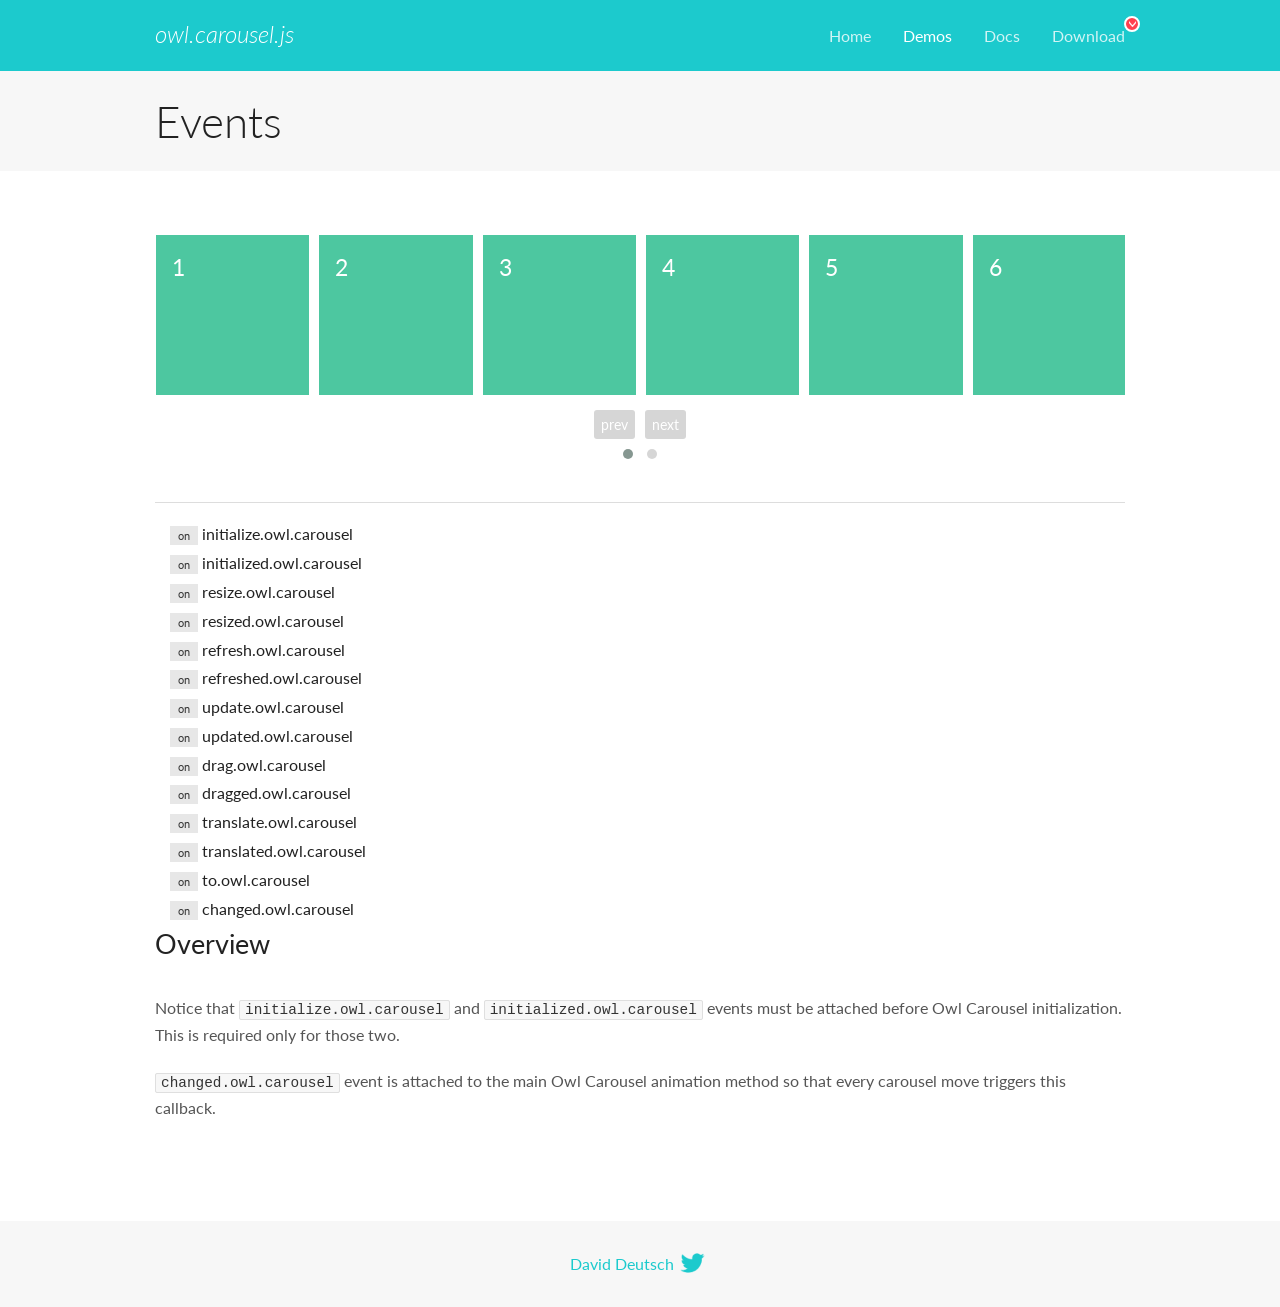
<file: owlCarousel/docs/demos/events.html>
<!DOCTYPE html>
<html lang="en">
  <head>

    <!-- head -->
    <meta charset="utf-8">
    <meta name="msapplication-tap-highlight" content="no" />
    <meta name="viewport" content="width=device-width, initial-scale=1.0" />
    <meta name="description" content="Events usage demo">
    <meta name="author" content="David Deutsch">
    <title>
      Events Demo | Owl Carousel | 2.2.1
    </title>

    <!-- Stylesheets -->
    <link href='https://fonts.googleapis.com/css?family=Lato:300,400,700,400italic,300italic' rel='stylesheet' type='text/css'>
    <link rel="stylesheet" href="../assets/css/docs.theme.min.css">

    <!-- Owl Stylesheets -->
    <link rel="stylesheet" href="../assets/owlcarousel/assets/owl.carousel.min.css">
    <link rel="stylesheet" href="../assets/owlcarousel/assets/owl.theme.default.min.css">

    <!-- HTML5 shim and Respond.js IE8 support of HTML5 elements and media queries -->

    <!--[if lt IE 9]>
      <script src="https://oss.maxcdn.com/libs/html5shiv/3.7.0/html5shiv.js"></script>
      <script src="https://oss.maxcdn.com/libs/respond.js/1.3.0/respond.min.js"></script>
    <![endif]-->

    <!-- Favicons -->
    <link rel="apple-touch-icon-precomposed" sizes="144x144" href="../assets/ico/apple-touch-icon-144-precomposed.png">
    <link rel="shortcut icon" href="../assets/ico/favicon.png">
    <link rel="shortcut icon" href="favicon.ico">

    <!-- Yeah i know js should not be in header. Its required for demos.-->

    <!-- javascript -->
    <script src="../assets/vendors/jquery.min.js"></script>
    <script src="../assets/owlcarousel/owl.carousel.js"></script>
  </head>
  <body>

    <!-- header -->
    <header class="header">
      <div class="row">
        <div class="large-12 columns">
          <div class="brand left">
            <h3>
              <a href="/OwlCarousel2/">owl.carousel.js</a> 
            </h3>
          </div>
          <a id="toggle-nav" class="right">
            <span></span> <span></span> <span></span> 
          </a> 
          <div class="nav-bar">
            <ul class="clearfix">
              <li> <a href="/OwlCarousel2/index.html">Home</a>  </li>
              <li class="active">
                <a href="/OwlCarousel2/demos/demos.html">Demos</a> 
              </li>
              <li> <a href="/OwlCarousel2/docs/started-welcome.html">Docs</a>  </li>
              <li>
                <a href="https://github.com/OwlCarousel2/OwlCarousel2/archive/2.2.1.zip">Download</a> 
                <span class="download"></span> 
              </li>
            </ul>
          </div>
        </div>
      </div>
    </header>

    <!-- title -->
    <section class="title">
      <div class="row">
        <div class="large-12 columns">
          <h1>Events</h1>
        </div>
      </div>
    </section>

    <!--  Demos -->
    <section id="demos">
      <div class="row">
        <div class="large-12 columns">
          <div class="owl-carousel owl-theme">
            <div class="item">
              <h4>1</h4>
            </div>
            <div class="item">
              <h4>2</h4>
            </div>
            <div class="item">
              <h4>3</h4>
            </div>
            <div class="item">
              <h4>4</h4>
            </div>
            <div class="item">
              <h4>5</h4>
            </div>
            <div class="item">
              <h4>6</h4>
            </div>
            <div class="item">
              <h4>7</h4>
            </div>
            <div class="item">
              <h4>8</h4>
            </div>
            <div class="item">
              <h4>9</h4>
            </div>
            <div class="item">
              <h4>10</h4>
            </div>
            <div class="item">
              <h4>11</h4>
            </div>
            <div class="item">
              <h4>12</h4>
            </div>
          </div>
          <hr>
          <div class="large-12 columns callbacks">
            <div><span class="label secondary initialize">on</span>  initialize.owl.carousel </div>
            <div><span class="label secondary initialized">on</span>  initialized.owl.carousel </div>
            <div><span class="label secondary resize">on</span>  resize.owl.carousel </div>
            <div><span class="label secondary resized">on</span>  resized.owl.carousel </div>
            <div><span class="label secondary refresh">on</span>  refresh.owl.carousel </div>
            <div><span class="label secondary refreshed">on</span>  refreshed.owl.carousel </div>
            <div><span class="label secondary update">on</span>  update.owl.carousel </div>
            <div><span class="label secondary updated">on</span>  updated.owl.carousel </div>
            <div><span class="label secondary drag">on</span>  drag.owl.carousel </div>
            <div><span class="label secondary dragged">on</span>  dragged.owl.carousel </div>
            <div><span class="label secondary translate">on</span>  translate.owl.carousel </div>
            <div><span class="label secondary translated">on</span>  translated.owl.carousel </div>
            <div><span class="label secondary to">on</span>  to.owl.carousel </div>
            <div><span class="label secondary changed">on</span>  changed.owl.carousel </div>
          </div>
          <h3 id="overview">Overview</h3>
          <p>Notice that <code>initialize.owl.carousel</code> and <code>initialized.owl.carousel</code> events must be attached before Owl Carousel initialization. This is required only for those two.</p>
          <p><code>changed.owl.carousel</code> event is attached to the main Owl Carousel animation method so that every carousel move triggers this callback.</p>
          <script>
            jQuery(document).ready(function($) {
              var owl = $('.owl-carousel');
              owl.on('initialize.owl.carousel initialized.owl.carousel ' +
                'initialize.owl.carousel initialize.owl.carousel ' +
                'resize.owl.carousel resized.owl.carousel ' +
                'refresh.owl.carousel refreshed.owl.carousel ' +
                'update.owl.carousel updated.owl.carousel ' +
                'drag.owl.carousel dragged.owl.carousel ' +
                'translate.owl.carousel translated.owl.carousel ' +
                'to.owl.carousel changed.owl.carousel',
                function(e) {
                  $('.' + e.type)
                    .removeClass('secondary')
                    .addClass('success');
                  window.setTimeout(function() {
                    $('.' + e.type)
                      .removeClass('success')
                      .addClass('secondary');
                  }, 500);
                });
              owl.owlCarousel({
                loop: true,
                nav: true,
                lazyLoad: true,
                margin: 10,
                video: true,
                responsive: {
                  0: {
                    items: 1
                  },
                  600: {
                    items: 3
                  },
                  960: {
                    items: 5,
                  },
                  1200: {
                    items: 6
                  }
                }
              });
            });
          </script>
        </div>
      </div>
    </section>

    <!-- footer -->
    <footer class="footer">
      <div class="row">
        <div class="large-12 columns">
          <h5>
            <a href="/OwlCarousel2/docs/support-contact.html">David Deutsch</a> 
            <a id="custom-tweet-button" href="https://twitter.com/share?url=https://github.com/OwlCarousel2/OwlCarousel2&text=Owl Carousel - This is so awesome! " target="_blank"></a> 
          </h5>
        </div>
      </div>
    </footer>

    <!-- vendors -->
    <script src="../assets/vendors/highlight.js"></script>
    <script src="../assets/js/app.js"></script>
  </body>
</html>
</file>
<file: assets/fonts/style.css>
@font-face {
  font-family: 'icomoon';
  src:  url('icomoon.eot?57ipin');
  src:  url('icomoon.eot?57ipin#iefix') format('embedded-opentype'),
    url('icomoon.ttf?57ipin') format('truetype'),
    url('icomoon.woff?57ipin') format('woff'),
    url('icomoon.svg?57ipin#icomoon') format('svg');
  font-weight: normal;
  font-style: normal;
}

[class^="icon-"], [class*=" icon-"] {
  /* use !important to prevent issues with browser extensions that change fonts */
  font-family: 'icomoon' !important;
  speak: none;
  font-style: normal;
  font-weight: normal;
  font-variant: normal;
  text-transform: none;
  line-height: 1;

  /* Better Font Rendering =========== */
  -webkit-font-smoothing: antialiased;
  -moz-osx-font-smoothing: grayscale;
}

.icon-home:before {
  content: "\e900";
}
.icon-home2:before {
  content: "\e901";
}
.icon-home3:before {
  content: "\e902";
}
.icon-newspaper:before {
  content: "\e904";
}
.icon-pencil:before {
  content: "\e905";
}
.icon-pencil2:before {
  content: "\e906";
}
.icon-quill:before {
  content: "\e907";
}
.icon-pen:before {
  content: "\e908";
}
.icon-blog:before {
  content: "\e909";
}
.icon-eyedropper:before {
  content: "\e90a";
}
.icon-image:before {
  content: "\e90d";
}
.icon-images:before {
  content: "\e90e";
}
.icon-camera:before {
  content: "\e90f";
}
.icon-play:before {
  content: "\e912";
}
.icon-film:before {
  content: "\e913";
}
.icon-bubbles3:before {
  content: "\e96f";
}
.icon-user:before {
  content: "\e971";
}
.icon-video-camera:before {
  content: "\e914";
}
.icon-dice:before {
  content: "\e915";
}
.icon-book:before {
  content: "\e91f";
}
.icon-books:before {
  content: "\e920";
}
.icon-library:before {
  content: "\e921";
}
.icon-file-text:before {
  content: "\e922";
}
.icon-profile:before {
  content: "\e923";
}
.icon-file-empty:before {
  content: "\e924";
}
.icon-files-empty:before {
  content: "\e925";
}
.icon-file-text2:before {
  content: "\e926";
}
.icon-barcode:before {
  content: "\e937";
}
.icon-qrcode:before {
  content: "\e938";
}
.icon-phone:before {
  content: "\e942";
}
.icon-phone-hang-up:before {
  content: "\e943";
}
.icon-address-book:before {
  content: "\e944";
}
.icon-envelop:before {
  content: "\e945";
}
.icon-pushpin:before {
  content: "\e946";
}
.icon-location:before {
  content: "\e947";
}
.icon-location2:before {
  content: "\e948";
}
.icon-compass:before {
  content: "\e949";
}
.icon-compass2:before {
  content: "\e94a";
}
.icon-map:before {
  content: "\e94b";
}
.icon-map2:before {
  content: "\e94c";
}
.icon-history:before {
  content: "\e94d";
}
.icon-clock:before {
  content: "\e94e";
}
.icon-clock2:before {
  content: "\e94f";
}
.icon-alarm:before {
  content: "\e950";
}
.icon-bell:before {
  content: "\e951";
}
.icon-stopwatch:before {
  content: "\e952";
}
.icon-calendar:before {
  content: "\e953";
}
.icon-printer:before {
  content: "\e954";
}
.icon-keyboard:before {
  content: "\e955";
}
.icon-display:before {
  content: "\e956";
}
.icon-laptop:before {
  content: "\e957";
}
.icon-mobile:before {
  content: "\e958";
}
.icon-mobile2:before {
  content: "\e959";
}
.icon-tablet:before {
  content: "\e95a";
}
.icon-tv:before {
  content: "\e95b";
}
.icon-drawer:before {
  content: "\e95c";
}
.icon-drawer2:before {
  content: "\e95d";
}
.icon-box-add:before {
  content: "\e95e";
}
.icon-box-remove:before {
  content: "\e95f";
}
.icon-download:before {
  content: "\e960";
}
.icon-upload:before {
  content: "\e961";
}
.icon-floppy-disk:before {
  content: "\e962";
}
.icon-drive:before {
  content: "\e963";
}
.icon-database:before {
  content: "\e964";
}
.icon-user-check:before {
  content: "\e975";
}
.icon-user-tie:before {
  content: "\e976";
}
.icon-hour-glass:before {
  content: "\e979";
}
.icon-spinner:before {
  content: "\e97a";
}
.icon-spinner2:before {
  content: "\e97b";
}
.icon-spinner3:before {
  content: "\e97c";
}
.icon-spinner4:before {
  content: "\e97d";
}
.icon-spinner5:before {
  content: "\e97e";
}
.icon-spinner6:before {
  content: "\e97f";
}
.icon-spinner7:before {
  content: "\e980";
}
.icon-spinner8:before {
  content: "\e981";
}
.icon-spinner9:before {
  content: "\e982";
}
.icon-spinner10:before {
  content: "\e983";
}
.icon-spinner11:before {
  content: "\e984";
}
.icon-search:before {
  content: "\e986";
}
.icon-zoom-in:before {
  content: "\e987";
}
.icon-zoom-out:before {
  content: "\e988";
}
.icon-enlarge:before {
  content: "\e989";
}
.icon-shrink:before {
  content: "\e98a";
}
.icon-enlarge2:before {
  content: "\e98b";
}
.icon-shrink2:before {
  content: "\e98c";
}
.icon-key:before {
  content: "\e98d";
}
.icon-key2:before {
  content: "\e98e";
}
.icon-wrench:before {
  content: "\e991";
}
.icon-cog:before {
  content: "\e994";
}
.icon-cogs:before {
  content: "\e995";
}
.icon-hammer:before {
  content: "\e996";
}
.icon-magic-wand:before {
  content: "\e997";
}
.icon-aid-kit:before {
  content: "\e998";
}
.icon-pie-chart:before {
  content: "\e99a";
}
.icon-stats-dots:before {
  content: "\e99b";
}
.icon-stats-bars:before {
  content: "\e99c";
}
.icon-stats-bars2:before {
  content: "\e99d";
}
.icon-rocket:before {
  content: "\e9a5";
}
.icon-meter:before {
  content: "\e9a6";
}
.icon-meter2:before {
  content: "\e9a7";
}
.icon-hammer2:before {
  content: "\e9a8";
}
.icon-fire:before {
  content: "\e9a9";
}
.icon-lab:before {
  content: "\e9aa";
}
.icon-bin:before {
  content: "\e9ac";
}
.icon-bin2:before {
  content: "\e9ad";
}
.icon-road:before {
  content: "\e9b1";
}
.icon-target:before {
  content: "\e9b3";
}
.icon-shield:before {
  content: "\e9b4";
}
.icon-power:before {
  content: "\e9b5";
}
.icon-power-cord:before {
  content: "\e9b7";
}
.icon-clipboard:before {
  content: "\e9b8";
}
.icon-earth:before {
  content: "\e9ca";
}
.icon-link:before {
  content: "\e9cb";
}
.icon-flag:before {
  content: "\e9cc";
}
.icon-attachment:before {
  content: "\e9cd";
}
.icon-bookmark:before {
  content: "\e9d2";
}
.icon-bookmarks:before {
  content: "\e9d3";
}
.icon-sun:before {
  content: "\e9d4";
}
.icon-contrast:before {
  content: "\e9d5";
}
.icon-brightness-contrast:before {
  content: "\e9d6";
}
.icon-star-empty:before {
  content: "\e9d7";
}
.icon-star-half:before {
  content: "\e9d8";
}
.icon-heart:before {
  content: "\e9da";
}
.icon-warning:before {
  content: "\ea07";
}
.icon-notification:before {
  content: "\ea08";
}
.icon-question:before {
  content: "\ea09";
}
.icon-plus:before {
  content: "\ea0a";
}
.icon-minus:before {
  content: "\ea0b";
}
.icon-info:before {
  content: "\ea0c";
}
.icon-cancel-circle:before {
  content: "\ea0d";
}
.icon-blocked:before {
  content: "\ea0e";
}
.icon-cross:before {
  content: "\ea0f";
}
.icon-checkmark:before {
  content: "\ea10";
}
.icon-checkmark2:before {
  content: "\ea11";
}
.icon-spell-check:before {
  content: "\ea12";
}
.icon-enter:before {
  content: "\ea13";
}
.icon-exit:before {
  content: "\ea14";
}
.icon-play2:before {
  content: "\ea15";
}
.icon-pause:before {
  content: "\ea16";
}
.icon-stop:before {
  content: "\ea17";
}
.icon-previous:before {
  content: "\ea18";
}
.icon-next:before {
  content: "\ea19";
}
.icon-backward:before {
  content: "\ea1a";
}
.icon-forward2:before {
  content: "\ea1b";
}
.icon-play3:before {
  content: "\ea1c";
}
.icon-pause2:before {
  content: "\ea1d";
}
.icon-stop2:before {
  content: "\ea1e";
}
.icon-backward2:before {
  content: "\ea1f";
}
.icon-forward3:before {
  content: "\ea20";
}
.icon-first:before {
  content: "\ea21";
}
.icon-last:before {
  content: "\ea22";
}
.icon-previous2:before {
  content: "\ea23";
}
.icon-next2:before {
  content: "\ea24";
}
.icon-eject:before {
  content: "\ea25";
}
.icon-volume-high:before {
  content: "\ea26";
}
.icon-volume-medium:before {
  content: "\ea27";
}
.icon-volume-low:before {
  content: "\ea28";
}
.icon-volume-mute:before {
  content: "\ea29";
}
.icon-volume-mute2:before {
  content: "\ea2a";
}
.icon-volume-increase:before {
  content: "\ea2b";
}
.icon-volume-decrease:before {
  content: "\ea2c";
}
.icon-loop:before {
  content: "\ea2d";
}
.icon-loop2:before {
  content: "\ea2e";
}
.icon-infinite:before {
  content: "\ea2f";
}
.icon-shuffle:before {
  content: "\ea30";
}
.icon-arrow-up-left:before {
  content: "\ea31";
}
.icon-arrow-up:before {
  content: "\ea32";
}
.icon-arrow-up-right:before {
  content: "\ea33";
}
.icon-arrow-right:before {
  content: "\ea34";
}
.icon-arrow-down-right:before {
  content: "\ea35";
}
.icon-arrow-down:before {
  content: "\ea36";
}
.icon-arrow-down-left:before {
  content: "\ea37";
}
.icon-arrow-left:before {
  content: "\ea38";
}
.icon-arrow-up-left2:before {
  content: "\ea39";
}
.icon-arrow-up2:before {
  content: "\ea3a";
}
.icon-arrow-up-right2:before {
  content: "\ea3b";
}
.icon-arrow-right2:before {
  content: "\ea3c";
}
.icon-arrow-down-right2:before {
  content: "\ea3d";
}
.icon-arrow-down2:before {
  content: "\ea3e";
}
.icon-arrow-down-left2:before {
  content: "\ea3f";
}
.icon-arrow-left2:before {
  content: "\ea40";
}
.icon-circle-up:before {
  content: "\ea41";
}
.icon-circle-right:before {
  content: "\ea42";
}
.icon-circle-down:before {
  content: "\ea43";
}
.icon-circle-left:before {
  content: "\ea44";
}
.icon-tab:before {
  content: "\ea45";
}
.icon-move-up:before {
  content: "\ea46";
}
.icon-move-down:before {
  content: "\ea47";
}
.icon-sort-alpha-asc:before {
  content: "\ea48";
}
.icon-sort-alpha-desc:before {
  content: "\ea49";
}
.icon-sort-numeric-asc:before {
  content: "\ea4a";
}
.icon-sort-numberic-desc:before {
  content: "\ea4b";
}
.icon-sort-amount-asc:before {
  content: "\ea4c";
}
.icon-sort-amount-desc:before {
  content: "\ea4d";
}
.icon-command:before {
  content: "\ea4e";
}
.icon-shift:before {
  content: "\ea4f";
}
.icon-ctrl:before {
  content: "\ea50";
}
.icon-opt:before {
  content: "\ea51";
}
.icon-checkbox-checked:before {
  content: "\ea52";
}
.icon-checkbox-unchecked:before {
  content: "\ea53";
}
.icon-radio-checked:before {
  content: "\ea54";
}
.icon-radio-checked2:before {
  content: "\ea55";
}
.icon-radio-unchecked:before {
  content: "\ea56";
}
.icon-crop:before {
  content: "\ea57";
}
.icon-make-group:before {
  content: "\ea58";
}
.icon-ungroup:before {
  content: "\ea59";
}
.icon-scissors:before {
  content: "\ea5a";
}
.icon-filter:before {
  content: "\ea5b";
}
.icon-font:before {
  content: "\ea5c";
}
.icon-ligature:before {
  content: "\ea5d";
}
.icon-ligature2:before {
  content: "\ea5e";
}
.icon-pagebreak:before {
  content: "\ea6e";
}
.icon-indent-increase:before {
  content: "\ea7b";
}
.icon-indent-decrease:before {
  content: "\ea7c";
}
.icon-share:before {
  content: "\ea7d";
}
.icon-new-tab:before {
  content: "\ea7e";
}
.icon-embed:before {
  content: "\ea7f";
}
.icon-embed2:before {
  content: "\ea80";
}
.icon-terminal:before {
  content: "\ea81";
}
.icon-share2:before {
  content: "\ea82";
}
.icon-mail:before {
  content: "\ea83";
}
.icon-mail2:before {
  content: "\ea84";
}
.icon-mail3:before {
  content: "\ea85";
}
.icon-mail4:before {
  content: "\ea86";
}
.icon-amazon:before {
  content: "\ea87";
}
.icon-google:before {
  content: "\ea88";
}
.icon-google2:before {
  content: "\ea89";
}
.icon-google3:before {
  content: "\ea8a";
}
.icon-google-plus:before {
  content: "\ea8b";
}
.icon-google-plus2:before {
  content: "\ea8c";
}
.icon-google-plus3:before {
  content: "\ea8d";
}
.icon-hangouts:before {
  content: "\ea8e";
}
.icon-google-drive:before {
  content: "\ea8f";
}
.icon-facebook:before {
  content: "\ea90";
}
.icon-facebook2:before {
  content: "\ea91";
}
.icon-instagram:before {
  content: "\ea92";
}
.icon-whatsapp:before {
  content: "\ea93";
}
.icon-spotify:before {
  content: "\ea94";
}
.icon-telegram:before {
  content: "\ea95";
}
.icon-twitter:before {
  content: "\ea96";
}
.icon-vine:before {
  content: "\ea97";
}
.icon-vk:before {
  content: "\ea98";
}
.icon-renren:before {
  content: "\ea99";
}
.icon-sina-weibo:before {
  content: "\ea9a";
}
.icon-rss:before {
  content: "\ea9b";
}
.icon-rss2:before {
  content: "\ea9c";
}
.icon-youtube:before {
  content: "\ea9d";
}
.icon-youtube2:before {
  content: "\ea9e";
}
.icon-twitch:before {
  content: "\ea9f";
}
.icon-vimeo:before {
  content: "\eaa0";
}
.icon-vimeo2:before {
  content: "\eaa1";
}
.icon-lanyrd:before {
  content: "\eaa2";
}
.icon-flickr:before {
  content: "\eaa3";
}
.icon-flickr2:before {
  content: "\eaa4";
}
.icon-flickr3:before {
  content: "\eaa5";
}
.icon-flickr4:before {
  content: "\eaa6";
}
.icon-dribbble:before {
  content: "\eaa7";
}
.icon-behance:before {
  content: "\eaa8";
}
.icon-behance2:before {
  content: "\eaa9";
}
.icon-deviantart:before {
  content: "\eaaa";
}
.icon-500px:before {
  content: "\eaab";
}
.icon-steam:before {
  content: "\eaac";
}
.icon-steam2:before {
  content: "\eaad";
}
.icon-dropbox:before {
  content: "\eaae";
}
.icon-onedrive:before {
  content: "\eaaf";
}
.icon-github:before {
  content: "\eab0";
}
.icon-npm:before {
  content: "\eab1";
}
.icon-basecamp:before {
  content: "\eab2";
}
.icon-trello:before {
  content: "\eab3";
}
.icon-wordpress:before {
  content: "\eab4";
}
.icon-joomla:before {
  content: "\eab5";
}
.icon-ello:before {
  content: "\eab6";
}
.icon-blogger:before {
  content: "\eab7";
}
.icon-blogger2:before {
  content: "\eab8";
}
.icon-tumblr:before {
  content: "\eab9";
}
.icon-tumblr2:before {
  content: "\eaba";
}
.icon-yahoo:before {
  content: "\eabb";
}
.icon-yahoo2:before {
  content: "\eabc";
}
.icon-tux:before {
  content: "\eabd";
}
.icon-appleinc:before {
  content: "\eabe";
}
.icon-finder:before {
  content: "\eabf";
}
.icon-android:before {
  content: "\eac0";
}
.icon-windows:before {
  content: "\eac1";
}
.icon-windows8:before {
  content: "\eac2";
}
.icon-soundcloud:before {
  content: "\eac3";
}
.icon-soundcloud2:before {
  content: "\eac4";
}
.icon-skype:before {
  content: "\eac5";
}
.icon-reddit:before {
  content: "\eac6";
}
.icon-hackernews:before {
  content: "\eac7";
}
.icon-wikipedia:before {
  content: "\eac8";
}
.icon-linkedin:before {
  content: "\eac9";
}
.icon-linkedin2:before {
  content: "\eaca";
}
.icon-lastfm:before {
  content: "\eacb";
}
.icon-lastfm2:before {
  content: "\eacc";
}
.icon-delicious:before {
  content: "\eacd";
}
.icon-stumbleupon:before {
  content: "\eace";
}
.icon-stumbleupon2:before {
  content: "\eacf";
}
.icon-stackoverflow:before {
  content: "\ead0";
}
.icon-pinterest:before {
  content: "\ead1";
}
.icon-pinterest2:before {
  content: "\ead2";
}
.icon-xing:before {
  content: "\ead3";
}
.icon-xing2:before {
  content: "\ead4";
}
.icon-flattr:before {
  content: "\ead5";
}
.icon-foursquare:before {
  content: "\ead6";
}
.icon-yelp:before {
  content: "\ead7";
}
.icon-paypal:before {
  content: "\ead8";
}
.icon-chrome:before {
  content: "\ead9";
}
.icon-firefox:before {
  content: "\eada";
}
.icon-IE:before {
  content: "\eadb";
}
.icon-edge:before {
  content: "\eadc";
}
.icon-safari:before {
  content: "\eadd";
}
.icon-opera:before {
  content: "\eade";
}
.icon-file-pdf:before {
  content: "\eadf";
}
.icon-file-openoffice:before {
  content: "\eae0";
}
.icon-file-word:before {
  content: "\eae1";
}
.icon-file-excel:before {
  content: "\eae2";
}
.icon-libreoffice:before {
  content: "\eae3";
}
.icon-html-five:before {
  content: "\eae4";
}
.icon-html-five2:before {
  content: "\eae5";
}
.icon-css3:before {
  content: "\eae6";
}
.icon-git:before {
  content: "\eae7";
}
.icon-codepen:before {
  content: "\eae8";
}
.icon-svg:before {
  content: "\eae9";
}
.icon-IcoMoon:before {
  content: "\eaea";
}
</file>
<file: css/main.css>
@import url("https://fonts.googleapis.com/css?family=Roboto");
.bg-grey {
  background-color: #F1F1F1; }

.color-org {
  color: #FF5722; }

.border-blue {
  border-bottom: 4px solid #2F1B41; }

.bg-light {
  background-color: #f8f9fa; }

header.masthead {
  text-align: center;
  color: white;
  background-image: url("../img/header-bg.jpg");
  background-repeat: no-repeat;
  background-attachment: scroll;
  background-position: center center;
  -webkit-background-size: cover;
  -moz-background-size: cover;
  -o-background-size: cover;
  background-size: cover; }
  header.masthead .intro-text {
    padding-top: 150px;
    padding-bottom: 100px; }
    header.masthead .intro-text .intro-lead-in {
      font-size: 22px;
      font-style: italic;
      line-height: 22px;
      margin-bottom: 25px;
      font-family: 'Droid Serif', 'Helvetica Neue', Helvetica, Arial, sans-serif; }
    header.masthead .intro-text .intro-heading {
      font-size: 50px;
      font-weight: 700;
      line-height: 50px;
      margin-bottom: 25px;
      font-family: 'Montserrat', 'Helvetica Neue', Helvetica, Arial, sans-serif;
      text-transform: uppercase; }

@media (min-width: 768px) {
  header.masthead .intro-text {
    padding-top: 300px;
    padding-bottom: 200px; }
    header.masthead .intro-text .intro-lead-in {
      font-size: 40px;
      font-style: italic;
      line-height: 40px;
      margin-bottom: 25px;
      font-family: 'Droid Serif', 'Helvetica Neue', Helvetica, Arial, sans-serif; }
    header.masthead .intro-text .intro-heading {
      font-size: 75px;
      font-weight: 700;
      line-height: 75px;
      margin-bottom: 50px;
      font-family: 'Montserrat', 'Helvetica Neue', Helvetica, Arial, sans-serif;
      text-transform: uppercase; } }
.service-heading {
  margin: 15px 0;
  text-transform: none;
  color: #000;
  background-color: #f8f9fa;
  padding: 20px;
  border-radius: 5px; }

#services img {
  margin: auto; }

#portfolio {
  background-color: #f8f9fa; }
  #portfolio .portfolio-item {
    right: 0;
    margin: 0 0 15px; }
    #portfolio .portfolio-item .portfolio-link {
      position: relative;
      display: block;
      max-width: 400px;
      margin: 0 auto;
      cursor: pointer; }
      #portfolio .portfolio-item .portfolio-link .portfolio-hover {
        position: absolute;
        width: 100%;
        height: 100%;
        -webkit-transition: all ease 0.5s;
        -moz-transition: all ease 0.5s;
        transition: all ease 0.5s;
        opacity: 0;
        background: rgba(218, 38, 45, 0.3); }
        #portfolio .portfolio-item .portfolio-link .portfolio-hover:hover {
          opacity: 1; }
        #portfolio .portfolio-item .portfolio-link .portfolio-hover .portfolio-hover-content {
          font-size: 20px;
          position: absolute;
          top: 50%;
          width: 100%;
          height: 20px;
          margin-top: -12px;
          text-align: center;
          color: white; }
          #portfolio .portfolio-item .portfolio-link .portfolio-hover .portfolio-hover-content i {
            margin-top: -12px; }
          #portfolio .portfolio-item .portfolio-link .portfolio-hover .portfolio-hover-content h3,
          #portfolio .portfolio-item .portfolio-link .portfolio-hover .portfolio-hover-content h4 {
            margin: 0; }
    #portfolio .portfolio-item .portfolio-caption {
      max-width: 400px;
      margin: 0 auto;
      padding: 25px;
      text-align: center;
      background-color: white; }
      #portfolio .portfolio-item .portfolio-caption h4 {
        margin: 0;
        text-transform: none; }
      #portfolio .portfolio-item .portfolio-caption p {
        font-size: 16px;
        margin: 0;
        font-family: 'Droid Serif', 'Helvetica Neue', Helvetica, Arial, sans-serif; }
  #portfolio * {
    z-index: 2; }

#portfolio img {
  margin: auto; }

@media (min-width: 767px) {
  #portfolio .portfolio-item {
    margin: 0 0 30px; } }
.portfolio-modal .modal-dialog {
  max-width: none;
  height: 100%;
  margin: 0; }
.portfolio-modal .modal-content {
  min-height: 100%;
  padding: 100px 0;
  text-align: center;
  border: none;
  border-radius: 0;
  background-clip: border-box;
  -webkit-box-shadow: none;
  box-shadow: none; }
  .portfolio-modal .modal-content h2 {
    font-size: 3em;
    margin-bottom: 15px; }
  .portfolio-modal .modal-content p {
    margin-bottom: 30px; }
  .portfolio-modal .modal-content p.item-intro {
    font-size: 16px;
    font-style: italic;
    margin: 20px 0 30px;
    font-family: 'Droid Serif', 'Helvetica Neue', Helvetica, Arial, sans-serif; }
  .portfolio-modal .modal-content ul.list-inline {
    margin-top: 0;
    margin-bottom: 30px; }
  .portfolio-modal .modal-content img {
    margin-bottom: 30px; }
  .portfolio-modal .modal-content button {
    cursor: pointer; }
.portfolio-modal .close-modal {
  position: absolute;
  top: 25px;
  right: 25px;
  width: 75px;
  height: 75px;
  cursor: pointer;
  background-color: transparent; }
  .portfolio-modal .close-modal:hover {
    opacity: 0.3; }
  .portfolio-modal .close-modal .lr {
    /* Safari and Chrome */
    z-index: 1051;
    width: 1px;
    height: 75px;
    margin-left: 35px;
    /* IE 9 */
    -webkit-transform: rotate(45deg);
    -ms-transform: rotate(45deg);
    transform: rotate(45deg);
    background-color: #222222; }
    .portfolio-modal .close-modal .lr .rl {
      /* Safari and Chrome */
      z-index: 1052;
      width: 1px;
      height: 75px;
      /* IE 9 */
      -webkit-transform: rotate(90deg);
      -ms-transform: rotate(90deg);
      transform: rotate(90deg);
      background-color: #222222; }
.portfolio-modal .modal-backdrop {
  display: none;
  opacity: 0; }

.timeline {
  position: relative;
  padding: 0;
  list-style: none; }
  .timeline:before {
    position: absolute;
    top: 0;
    bottom: 0;
    left: 40px;
    width: 2px;
    margin-left: -1.5px;
    content: '';
    background-color: #f1f1f1; }
  .timeline > li {
    position: relative;
    min-height: 50px;
    margin-bottom: 50px; }
    .timeline > li:after, .timeline > li:before {
      display: table;
      content: ' '; }
    .timeline > li:after {
      clear: both; }
    .timeline > li .timeline-panel {
      position: relative;
      float: right;
      width: 100%;
      padding: 0 20px 0 100px;
      text-align: left; }
      .timeline > li .timeline-panel:before {
        right: auto;
        left: -15px;
        border-right-width: 15px;
        border-left-width: 0; }
      .timeline > li .timeline-panel:after {
        right: auto;
        left: -14px;
        border-right-width: 14px;
        border-left-width: 0; }
    .timeline > li .timeline-image {
      position: absolute;
      z-index: 10;
      left: 0;
      width: 80px;
      height: 80px;
      margin-left: 0;
      text-align: center;
      color: white;
      border: 7px solid #f1f1f1;
      border-radius: 100%;
      background-color: #da262d; }
      .timeline > li .timeline-image h4 {
        font-size: 10px;
        line-height: 14px;
        margin-top: 12px; }
    .timeline > li.timeline-inverted > .timeline-panel {
      float: right;
      padding: 3% 20px 0 100px;
      text-align: left; }
      .timeline > li.timeline-inverted > .timeline-panel:before {
        right: auto;
        left: -15px;
        border-right-width: 15px;
        border-left-width: 0; }
      .timeline > li.timeline-inverted > .timeline-panel:after {
        right: auto;
        left: -14px;
        border-right-width: 14px;
        border-left-width: 0; }
    .timeline > li:last-child {
      margin-bottom: 0; }
  .timeline .timeline-heading h4 {
    margin-top: 0;
    color: inherit; }
    .timeline .timeline-heading h4.subheading {
      text-transform: none; }
  .timeline .timeline-body > ul,
  .timeline .timeline-body > p {
    margin-bottom: 0; }

@media (min-width: 768px) {
  .timeline:before {
    left: 50%; }
  .timeline > li {
    min-height: 100px;
    margin-bottom: 100px; }
    .timeline > li .timeline-panel {
      float: left;
      width: 41%;
      padding: 3% 20px 20px 30px;
      text-align: right; }
    .timeline > li .timeline-image {
      left: 50%;
      width: 100px;
      height: 100px;
      margin-left: -50px; }
      .timeline > li .timeline-image h4 {
        font-size: 13px;
        line-height: 18px;
        margin-top: 16px; }
    .timeline > li.timeline-inverted > .timeline-panel {
      float: right;
      padding: 3% 30px 20px 20px;
      text-align: left; } }
@media (min-width: 992px) {
  .timeline > li {
    min-height: 150px; }
    .timeline > li .timeline-panel {
      padding: 3% 20px 20px; }
    .timeline > li .timeline-image {
      width: 150px;
      height: 150px;
      margin-left: -75px; }
      .timeline > li .timeline-image h4 {
        font-size: 18px;
        line-height: 26px;
        margin-top: 30px; }
    .timeline > li.timeline-inverted > .timeline-panel {
      padding: 3% 20px 20px; } }
@media (min-width: 1200px) {
  .timeline > li {
    min-height: 170px; }
    .timeline > li .timeline-panel {
      padding: 3% 20px 20px 100px; }
    .timeline > li .timeline-image {
      width: 170px;
      height: 170px;
      margin-left: -85px; }
      .timeline > li .timeline-image h4 {
        margin-top: 40px; }
    .timeline > li.timeline-inverted > .timeline-panel {
      padding: 3% 100px 20px 20px; } }
section#contact {
  background-color: #b7222f;
  background-image: url("../assets/img/map-image.png");
  background-repeat: no-repeat;
  background-position: center;
  margin-top: -70px; }
  section#contact .section-heading {
    color: white; }
  section#contact .form-group {
    margin-bottom: 25px; }
    section#contact .form-group input,
    section#contact .form-group textarea {
      padding: 20px; }
    section#contact .form-group input.form-control {
      height: auto; }
    section#contact .form-group textarea.form-control {
      height: 236px; }
  section#contact .form-control:focus {
    border-color: #fed136;
    box-shadow: none; }
  section#contact ::-webkit-input-placeholder {
    font-weight: 700;
    color: #eeeeee;
    font-family: 'Montserrat', 'Helvetica Neue', Helvetica, Arial, sans-serif;
    text-transform: uppercase; }
  section#contact :-moz-placeholder {
    font-weight: 700;
    color: #eeeeee;
    /* Firefox 18- */
    font-family: 'Montserrat', 'Helvetica Neue', Helvetica, Arial, sans-serif;
    text-transform: uppercase; }
  section#contact ::-moz-placeholder {
    font-weight: 700;
    color: #eeeeee;
    /* Firefox 19+ */
    font-family: 'Montserrat', 'Helvetica Neue', Helvetica, Arial, sans-serif;
    text-transform: uppercase; }
  section#contact :-ms-input-placeholder {
    font-weight: 700;
    color: #eeeeee;
    font-family: 'Montserrat', 'Helvetica Neue', Helvetica, Arial, sans-serif;
    text-transform: uppercase; }
  section#contact .text-danger {
    color: #e74c3c; }

/*********************GENERAL*******************/
body {
  margin: 0;
  box-sizing: border-box;
  background-color: #ffffff !important;
  font-family: "Roboto", sans-serif !important; }

a {
  text-decoration: none; }
  a:hover {
    text-decoration: none; }

.white {
  color: #ffffff; }

.fb {
  position: fixed;
  bottom: 10px;
  right: 10px;
  width: 60px;
  z-index: 100; }

.section-spc {
  padding: 80px 0; }
  .section-spc h2.section-heading {
    font-size: 40px;
    color: #b7222f;
    margin-top: 0;
    margin-bottom: 15px; }
  .section-spc h3.section-subheading {
    font-size: 16px;
    font-weight: 400;
    margin-bottom: 75px;
    text-transform: none; }

@media (min-width: 768px) {
  .section-spc {
    padding: 100px 0; } }
.item-select {
  border-bottom: 2px solid #ffffff; }

/****************** NAVBAR *******************/
/*STYLES MENU*/
.menu-lg {
  list-style: none;
  display: flex;
  flex-direction: row;
  align-items: center;
  color: white;
  margin-bottom: 0; }
  .menu-lg li {
    padding-right: 2rem;
    font-size: 18px;
    font-weight: 400; }
    .menu-lg li a {
      color: white; }

/*MENU RESPONSIVE*/
.menu {
  list-style: none;
  line-height: 42px;
  padding-left: 0;
  width: 20em;
  margin: .6em auto; }
  .menu a {
    color: #ffffff;
    display: flex;
    align-items: center;
    width: 100%;
    -webkit-transition: all 0.5s;
    transition: all 0.5s; }
    .menu a span {
      padding-right: 1em;
      font-size: x-large; }
    .menu a:hover {
      margin-left: 1em; }
  .menu li {
    box-shadow: 3px 0 rgba(255, 255, 255, 0.2) inset;
    margin: 5px;
    margin-top: 0;
    padding-top: 5px;
    padding-left: 1.5em;
    -webkit-transition: all 0.3s;
    transition: all 0.3s; }
    .menu li:hover {
      box-shadow: 20em 0 rgba(255, 255, 255, 0.5) inset; }

.nav-show2 {
  height: 50px;
  width: 100%;
  z-index: 30;
  background-color: #DC021E;
  display: flex;
  flex-direction: row;
  justify-content: space-between;
  box-shadow: 0 4px 4px rgba(0, 0, 0, 0.3); }

nav {
  background: #da262d;
  left: -21em;
  height: 100vh;
  position: fixed;
  top: 0;
  -webkit-transition: all 0.3s;
  transition: all 0.3s; }

nav.show {
  left: 0;
  z-index: 20; }

#show-nav {
  color: white;
  font-size: 30px;
  padding: 8px 20px;
  display: inline-block; }

.nav-header {
  height: 50px;
  width: 100%;
  z-index: 30;
  background-color: #da262d;
  display: flex;
  flex-direction: row;
  justify-content: space-between; }

.logo {
  float: right;
  width: 120px;
  top: 0;
  margin-left: 2em;
  padding-top: 5px; }

/***************BANNER*******************/
.owl-theme .owl-dots .owl-dot.active span, .owl-theme .owl-dots .owl-dot:hover span {
  background: #da262d; }

.bg-item {
  height: 85vh;
  width: 100%;
  padding-top: 20%;
  padding-left: 40%; }
  @media (max-width: 41.5em) {
    .bg-item {
      padding-top: 40%;
      padding-left: 20%; } }
  @media screen and (max-width: 69.5em) {
    .bg-item {
      padding-top: 35%;
      padding-left: 25%; } }

.itemImg1 {
  position: relative;
  background-image: url("../assets/img/amovil.png");
  background-repeat: no-repeat;
  background-size: cover;
  background-position: center top; }

.itemImg2 {
  position: relative;
  background-image: url("../assets/img/back-school-deskt.png");
  background-repeat: no-repeat;
  background-size: cover;
  background-position: center top; }

.itemImg3 {
  position: relative;
  background-image: url("../assets/img/call-any-desk.png");
  background-repeat: no-repeat;
  background-size: cover;
  background-position: center top; }

.itemImg4 {
  position: relative;
  background-image: url("../assets/img/claromax-desk.png");
  background-repeat: no-repeat;
  background-size: cover;
  background-position: center top; }

.contenedor {
  position: relative;
  overflow: hidden;
  margin-top: 50px; }

.owl-carousel .owl-item img {
  width: auto; }

@media only screen and (max-width: 41.5em) {
  .contenedor-bg {
    width: 100%;
    height: 350px; }

  .div-contenedor-bg {
    width: 100%;
    height: 450px; } }
.svg-carousel {
  position: absolute;
  width: 100%;
  transform: translateY(-62%);
  background-color: transparent;
  z-index: 10;
  bottom: -3%; }

@media only screen and (max-width: 69.5em) {
  .svg-carousel {
    bottom: -1%; } }
@media only screen and (max-width: 41.5em) {
  .svg-carousel {
    bottom: 3.5%; } }
/***************************PRODUCTS********************/
#products-postpago {
  margin-top: 50px;
  overflow: hidden;
  padding-bottom: 2em; }
  #products-postpago .box {
    width: 90%;
    margin: 10px auto; }
  #products-postpago .box-title {
    background: #da262d;
    padding: 15px 4%;
    width: 40%;
    height: 291px;
    float: left;
    color: white;
    text-align: center; }
    #products-postpago .box-title h3 {
      font-weight: 600;
      font-size: 1.9em; }
    #products-postpago .box-title .redes-sociales {
      display: block;
      padding-top: 7px;
      margin-bottom: 0px; }
      #products-postpago .box-title .redes-sociales img {
        width: 25px;
        margin-right: 10px; }
    #products-postpago .box-title .cobertura img {
      width: 25px; }
    #products-postpago .box-title .cobertura p {
      display: inline; }
    #products-postpago .box-title .plan-gb {
      padding: 0.5% 0px; }
      #products-postpago .box-title .plan-gb h2 {
        font-size: 3em;
        font-weight: 700; }
  #products-postpago .box-body {
    border: 1px solid #da262d;
    width: 60%;
    float: left;
    height: 291px;
    padding: 7px 5%; }
    #products-postpago .box-body ul {
      padding: 0; }
      #products-postpago .box-body ul li {
        list-style: none; }
        #products-postpago .box-body ul li img {
          width: 25px;
          margin-right: 10px; }
        #products-postpago .box-body ul li p {
          color: #000;
          font-size: 1em;
          font-weight: 700;
          line-height: 1;
          display: inline;
          vertical-align: middle; }
        #products-postpago .box-body ul li span {
          color: #0b0b0b;
          display: block;
          padding: 2px 0px 7px; }
        #products-postpago .box-body ul li .claro-musica, #products-postpago .box-body ul li .claro-video {
          width: 100px; }

#products-prepago {
  margin-top: 50px;
  overflow: hidden;
  padding-bottom: 2em; }
  #products-prepago .box {
    width: 90%;
    margin: 10px auto; }
  #products-prepago .box-title {
    background: #da262d;
    padding: 15px 4%;
    width: 30%;
    height: 291px;
    float: left;
    color: white;
    text-align: center; }
    #products-prepago .box-title h3 {
      font-weight: 600;
      font-size: 1.4em;
      margin-top: 50%;
      line-height: 2; }
  #products-prepago .box-body {
    border: 1px solid #da262d;
    width: 70%;
    float: left;
    height: 291px;
    padding: 7px 3%; }
    #products-prepago .box-body ul {
      padding: 0; }
      #products-prepago .box-body ul li {
        list-style: none;
        padding: 7px 0px; }
        #products-prepago .box-body ul li img {
          width: 25px;
          margin-right: 10px; }
        #products-prepago .box-body ul li p {
          color: #0b0b0b;
          font-size: 1em;
          line-height: 1;
          display: inline;
          vertical-align: middle;
          padding: 2px 0px 7px; }

footer {
  padding: 25px 0;
  text-align: center; }
  footer span.copyright {
    line-height: 40px;
    text-transform: none;
    font-family: 'Montserrat', 'Helvetica Neue', Helvetica, Arial, sans-serif;
    text-transform: uppercase; }

ul.list-about {
  margin-bottom: 0; }
  ul.list-about li a {
    font-size: 1em;
    line-height: 40px;
    display: block;
    -webkit-transition: all 0.3s;
    -moz-transition: all 0.3s;
    transition: all 0.3s;
    color: black;
    outline: none; }
    ul.list-about li a:active, ul.list-about li a:focus, ul.list-about li a:hover {
      color: #da262d; }

/*# sourceMappingURL=main.css.map */
</file>
